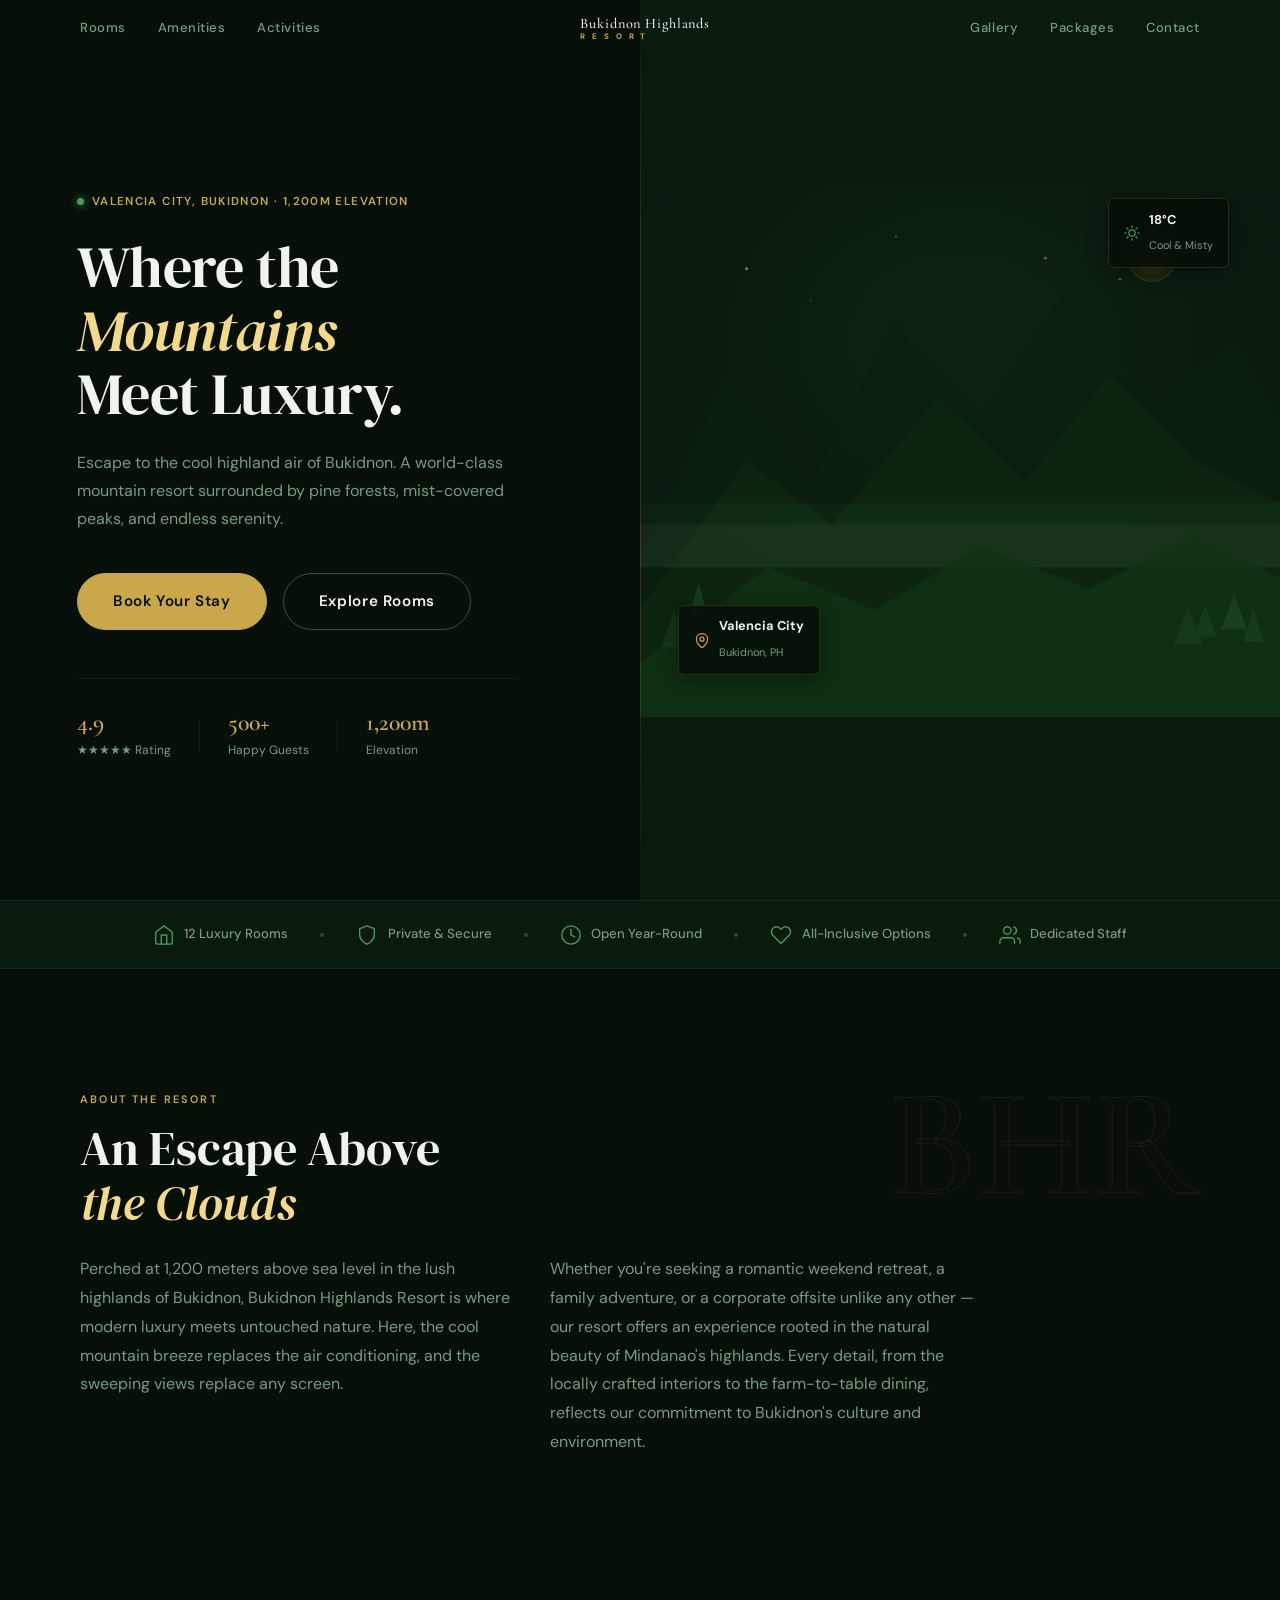
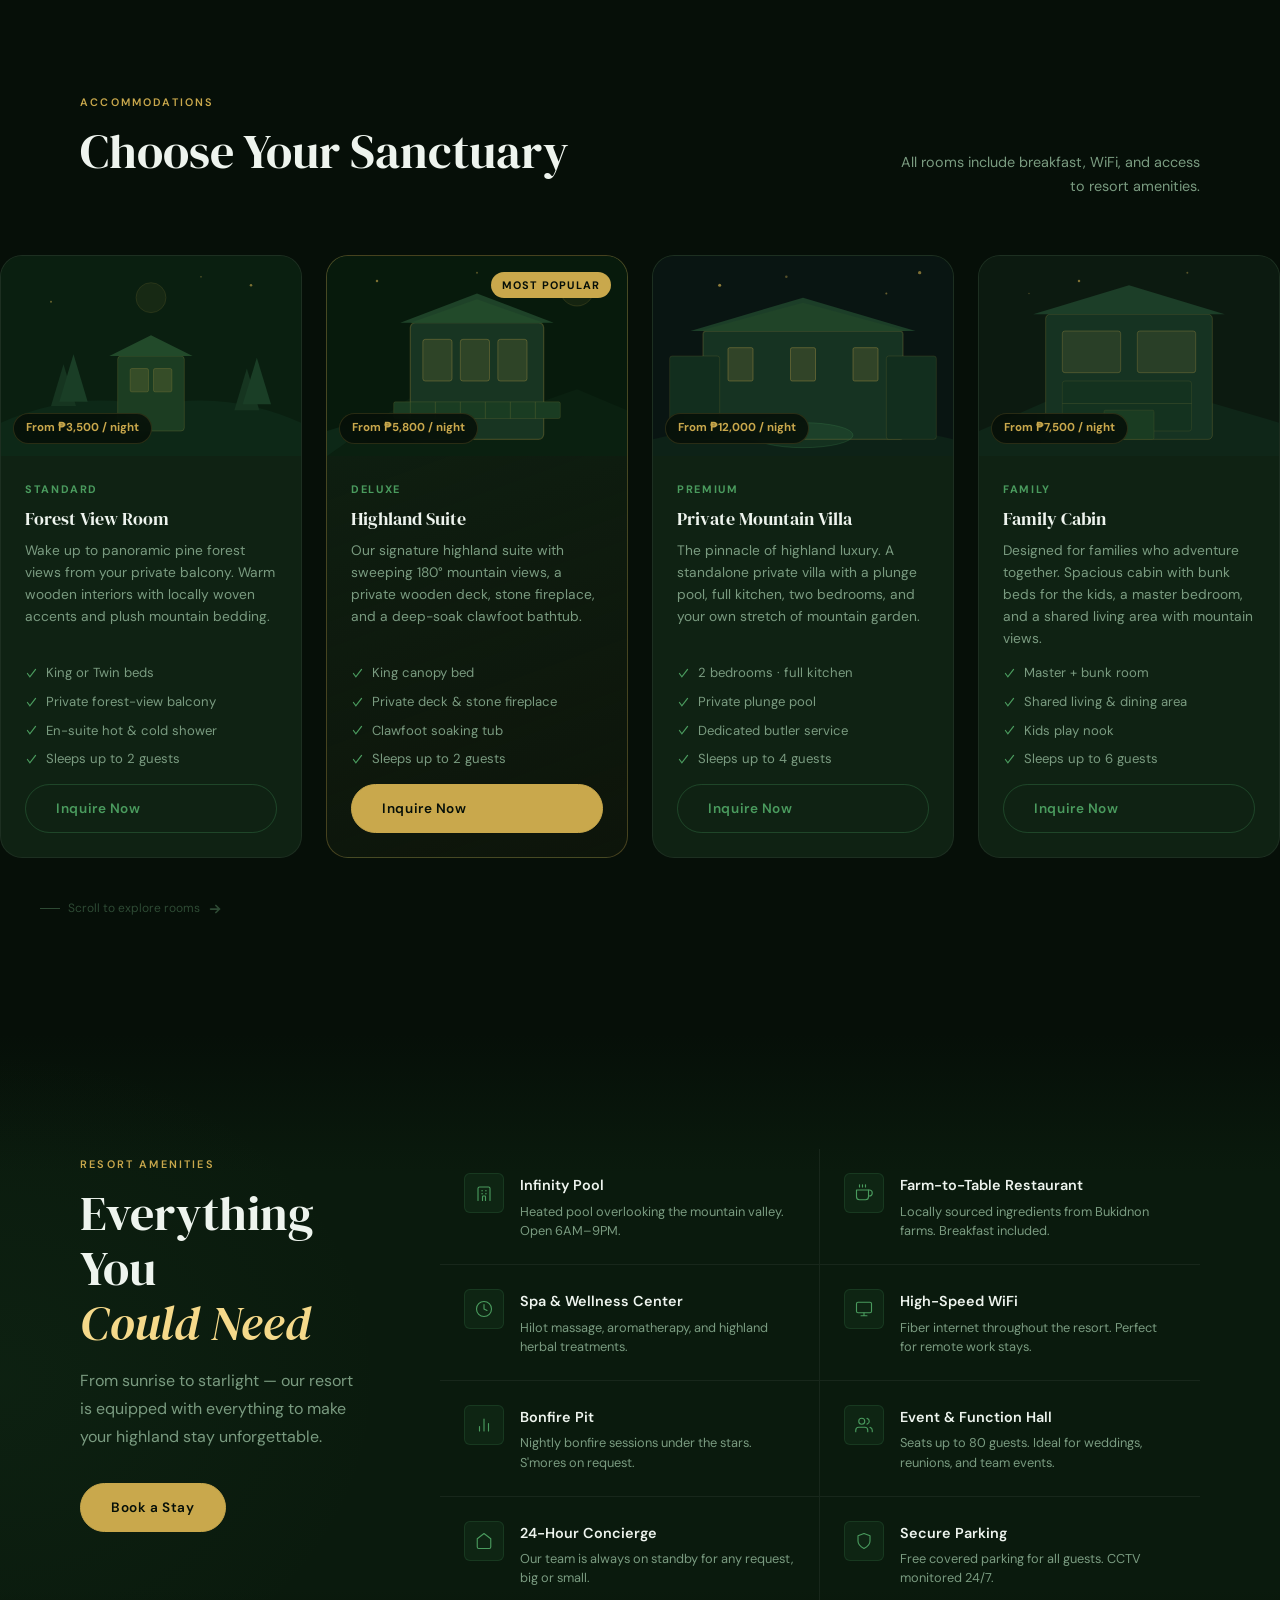
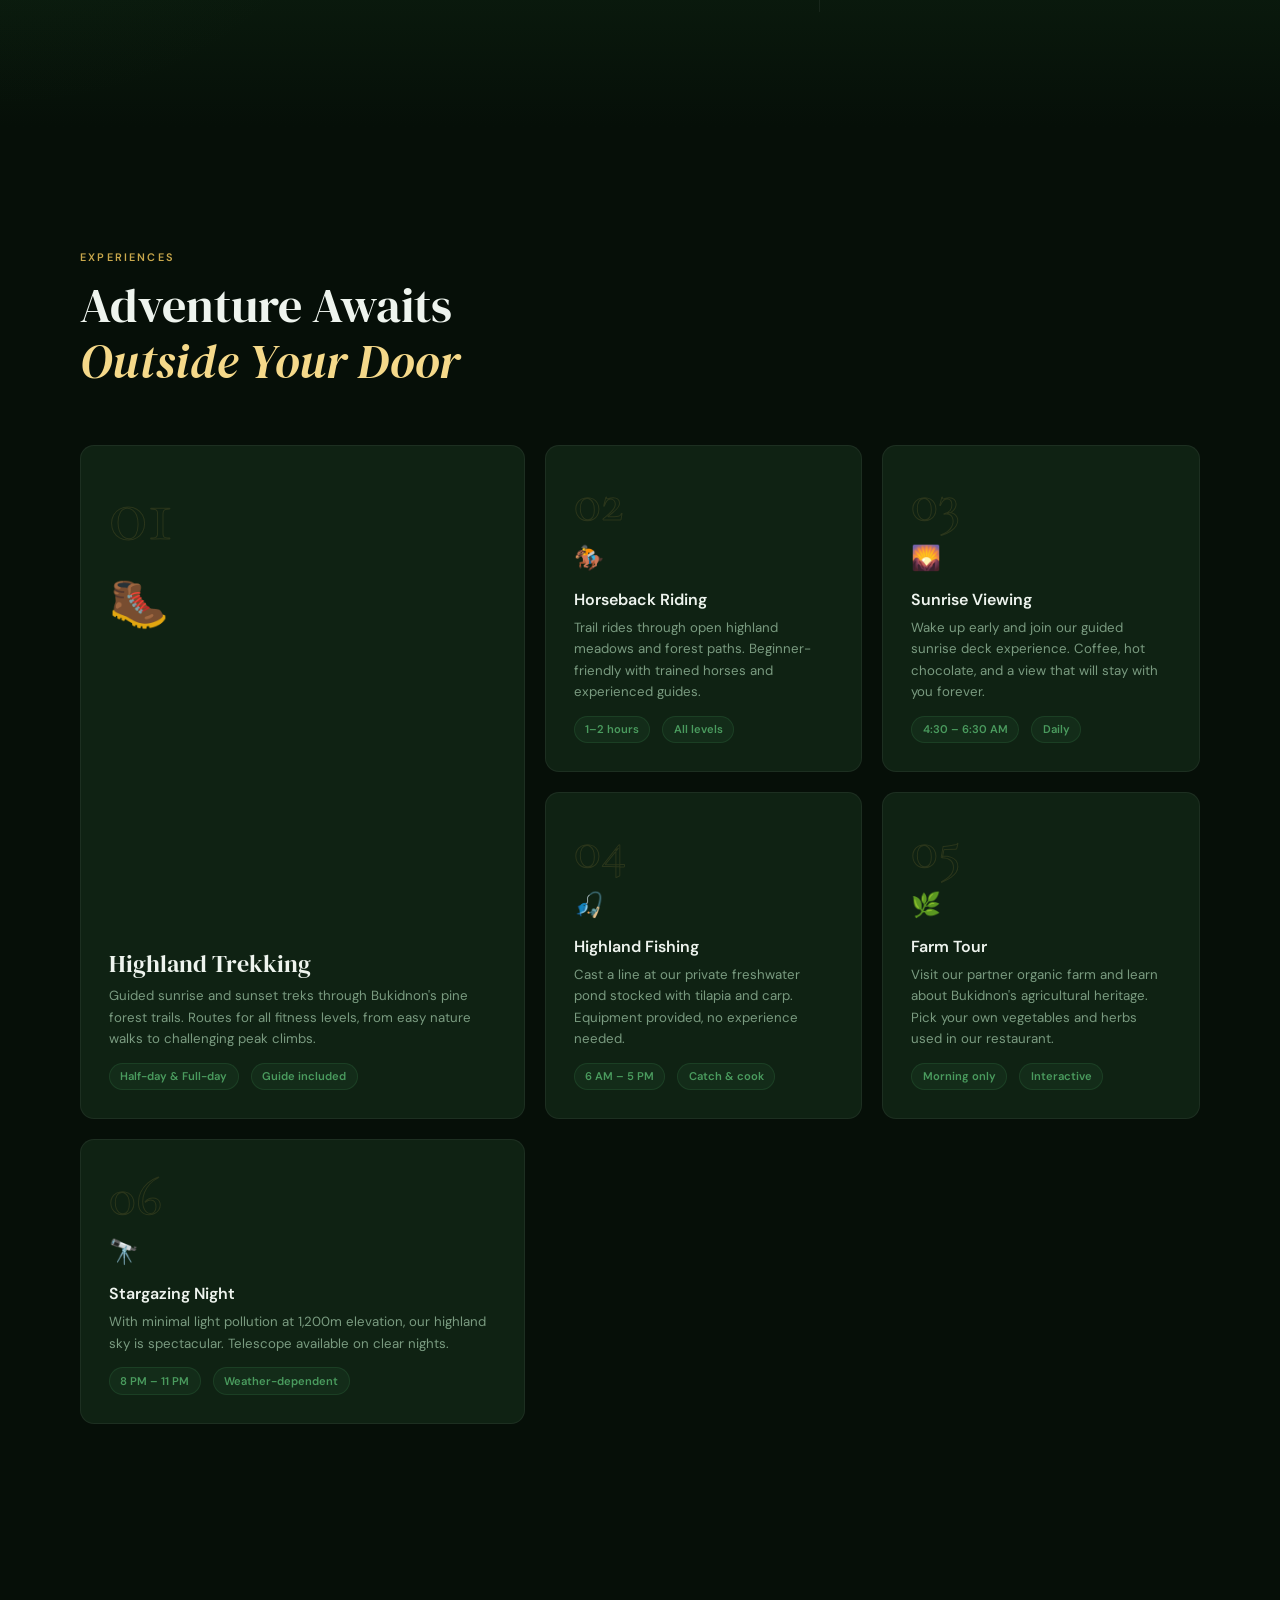
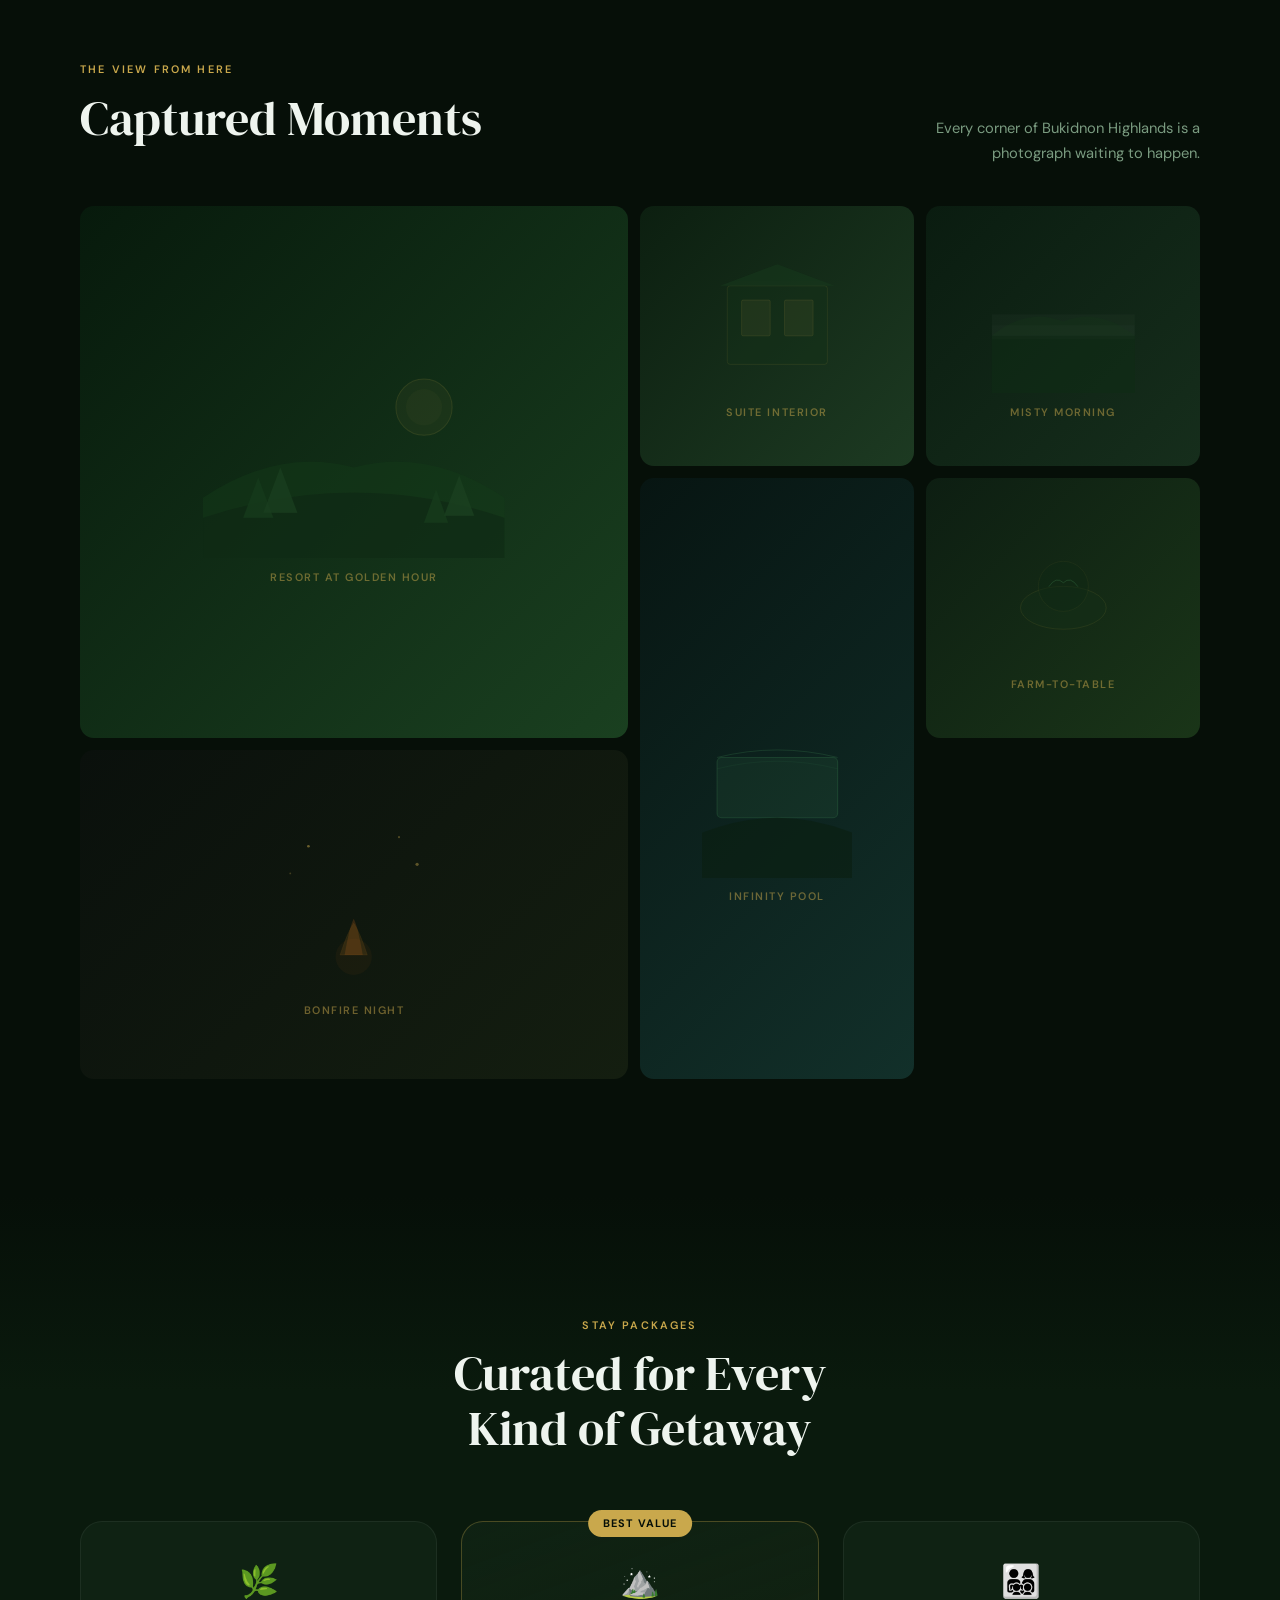
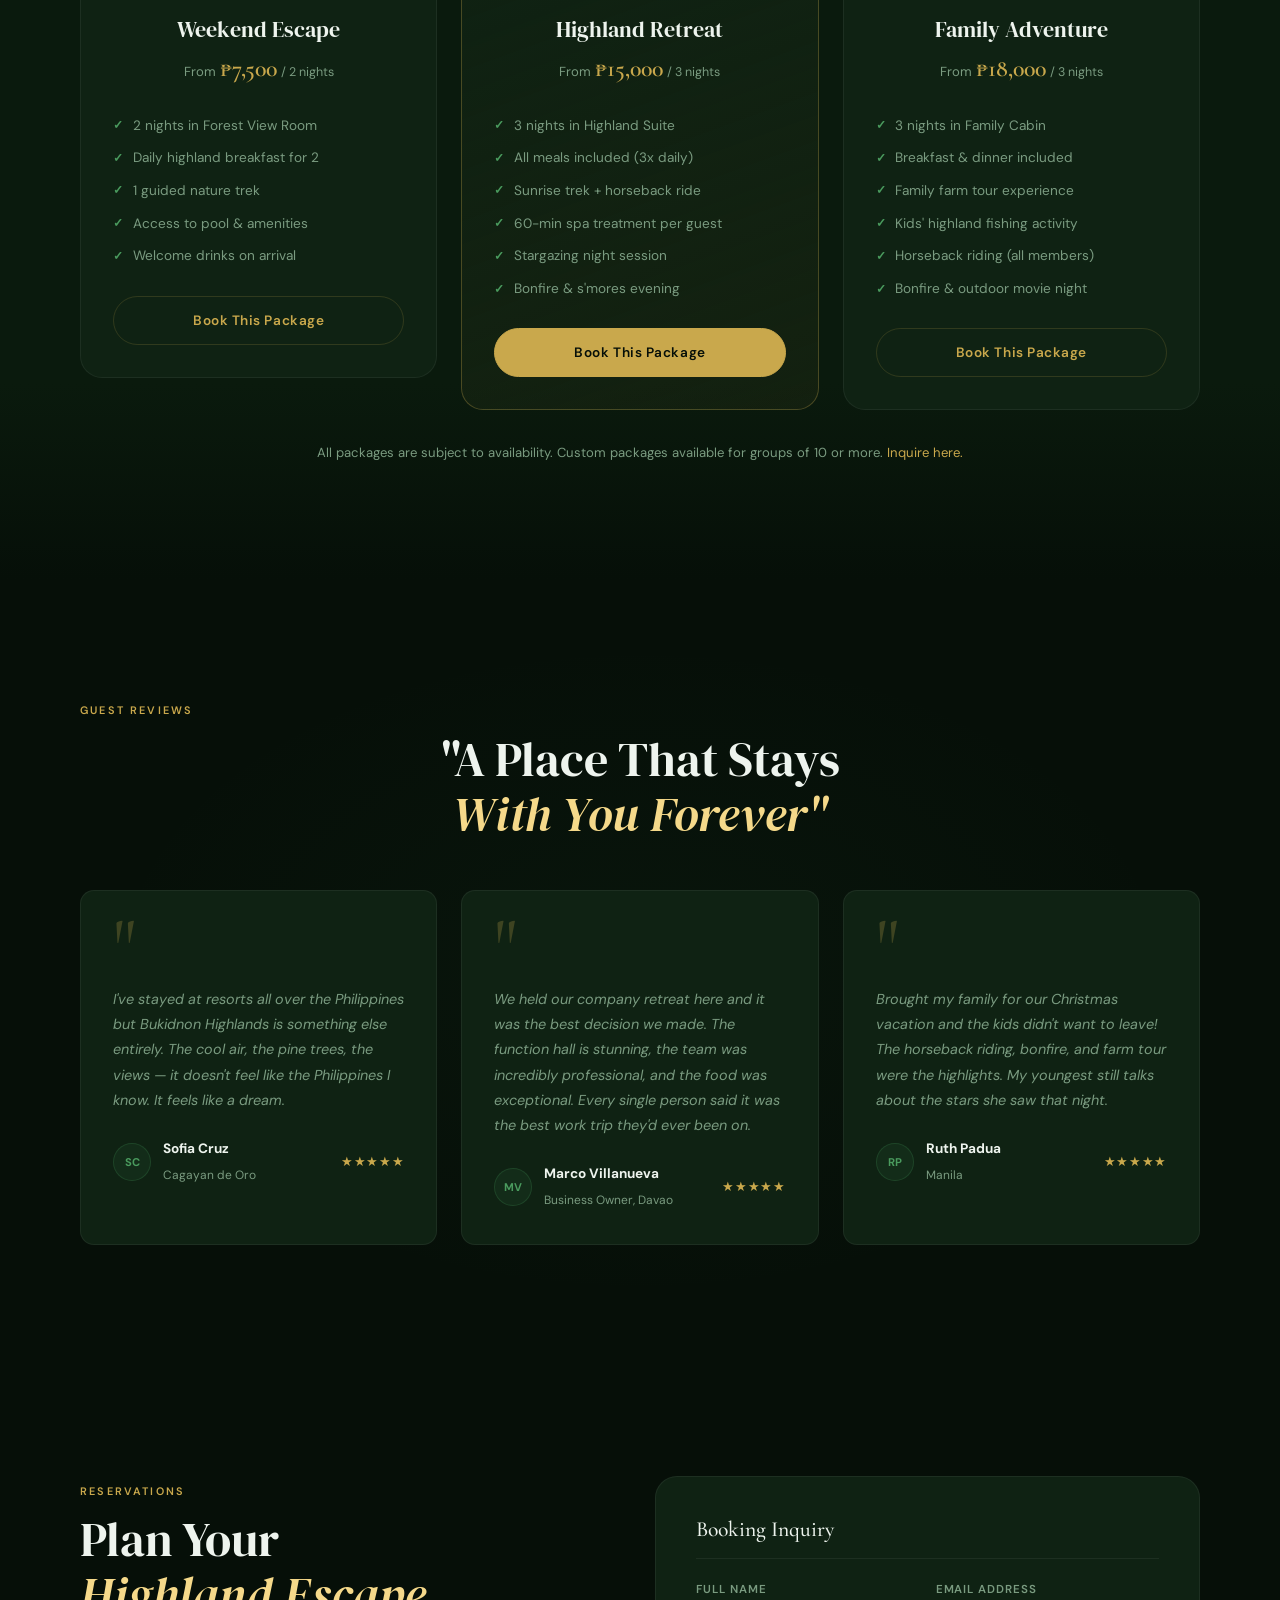
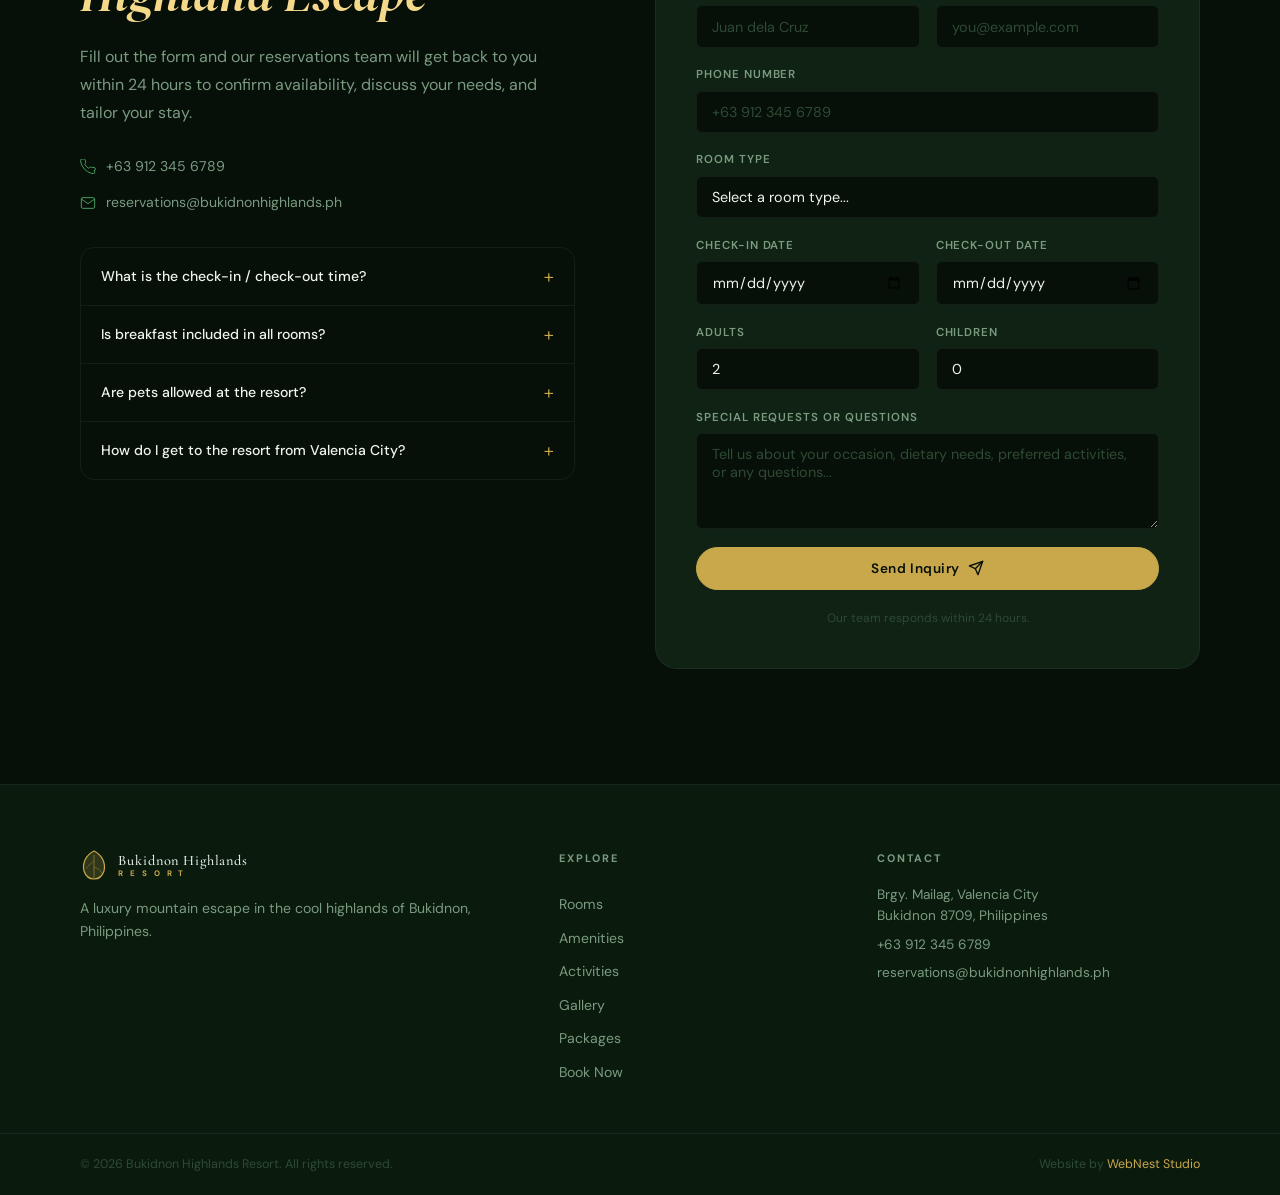
<file: portfolio/bukidnon-highlands-resort/index.html>
<!DOCTYPE html>
<html lang="en">
<head>
  <meta charset="UTF-8" />
  <meta name="viewport" content="width=device-width, initial-scale=1.0" />
  <meta name="description" content="Bukidnon Highlands Resort — A serene mountain escape nestled in the cool mist of Bukidnon's highlands. Luxury rooms, nature activities, and world-class amenities." />
  <title>Bukidnon Highlands Resort | Mountain Luxury · Bukidnon, Philippines</title>
  <link rel="icon" type="image/svg+xml" href="assets/favicon.svg" />
  <link rel="preconnect" href="https://fonts.googleapis.com" />
  <link rel="preconnect" href="https://fonts.gstatic.com" crossorigin />
  <link href="https://fonts.googleapis.com/css2?family=Cormorant+Garamond:ital,wght@0,400;0,500;0,600;1,400;1,500&family=DM+Sans:wght@300;400;500;600&family=DM+Serif+Display:ital@0;1&display=swap" rel="stylesheet" />
  <link rel="stylesheet" href="css/style.css" />
</head>
<body>

  <!-- ═══════════════════════ NAVBAR — CENTERED LOGO ════════════════════════ -->
  <header class="navbar" id="navbar">
    <div class="navbar__inner">
      <nav class="navbar__nav navbar__nav--left" aria-label="Left navigation">
        <a href="#rooms">Rooms</a>
        <a href="#amenities">Amenities</a>
        <a href="#activities">Activities</a>
      </nav>

      <a href="#home" class="navbar__logo">
        <svg class="logo-leaf" viewBox="0 0 28 32" fill="none" xmlns="http://www.w3.org/2000/svg">
          <path d="M14 2 C6 6 2 14 4 22 C6 28 10 30 14 30 C18 30 22 28 24 22 C26 14 22 6 14 2Z" fill="currentColor" opacity="0.2"/>
          <path d="M14 2 C6 6 2 14 4 22 C6 28 10 30 14 30 C18 30 22 28 24 22 C26 14 22 6 14 2Z" stroke="currentColor" stroke-width="1.2" fill="none"/>
          <line x1="14" y1="6" x2="14" y2="29" stroke="currentColor" stroke-width="0.8" opacity="0.6"/>
          <path d="M14 12 Q8 16 6 20" stroke="currentColor" stroke-width="0.7" opacity="0.5" fill="none"/>
          <path d="M14 18 Q20 20 22 24" stroke="currentColor" stroke-width="0.7" opacity="0.5" fill="none"/>
        </svg>
        <div class="logo-text">
          <span class="logo-name">Bukidnon Highlands</span>
          <span class="logo-sub">R E S O R T</span>
        </div>
      </a>

      <nav class="navbar__nav navbar__nav--right" aria-label="Right navigation">
        <a href="#gallery">Gallery</a>
        <a href="#packages">Packages</a>
        <a href="#contact">Contact</a>
      </nav>

      <a href="#booking" class="btn btn--primary navbar__cta-mobile">Book Now</a>
      <button class="navbar__toggle" id="navToggle" aria-label="Toggle navigation" aria-expanded="false">
        <span></span><span></span><span></span>
      </button>
    </div>

    <div class="navbar__nav navbar__nav--drawer" id="navMenu" aria-label="Mobile navigation">
      <a href="#rooms">Rooms</a>
      <a href="#amenities">Amenities</a>
      <a href="#activities">Activities</a>
      <a href="#gallery">Gallery</a>
      <a href="#packages">Packages</a>
      <a href="#contact">Contact</a>
      <a href="#booking" class="btn btn--primary" style="margin-top:1rem;">Book Now</a>
    </div>
  </header>

  <main>

    <!-- ═══════════════════════════ SPLIT HERO ════════════════════════════ -->
    <section class="hero" id="home">
      <div class="hero__left">
        <div class="hero__left-content">
          <div class="hero__label reveal">
            <span class="dot-pulse"></span>
            Valencia City, Bukidnon · 1,200m elevation
          </div>
          <h1 class="hero__title reveal reveal--d1">
            Where the<br />
            <em>Mountains</em><br />
            Meet Luxury.
          </h1>
          <p class="hero__sub reveal reveal--d2">
            Escape to the cool highland air of Bukidnon. A world-class mountain resort
            surrounded by pine forests, mist-covered peaks, and endless serenity.
          </p>
          <div class="hero__actions reveal reveal--d3">
            <a href="#booking" class="btn btn--gold btn--lg">Book Your Stay</a>
            <a href="#rooms" class="btn btn--ghost btn--lg">Explore Rooms</a>
          </div>
          <div class="hero__trust reveal reveal--d4">
            <div class="trust-item">
              <strong>4.9</strong>
              <span>★★★★★ Rating</span>
            </div>
            <div class="trust-sep"></div>
            <div class="trust-item">
              <strong>500+</strong>
              <span>Happy Guests</span>
            </div>
            <div class="trust-sep"></div>
            <div class="trust-item">
              <strong>1,200m</strong>
              <span>Elevation</span>
            </div>
          </div>
        </div>
      </div>

      <div class="hero__right">
        <div class="hero__visual">
          <!-- Mountain landscape illustration -->
          <div class="mountain-scene" aria-hidden="true">
            <svg class="mountain-svg" viewBox="0 0 600 500" fill="none" xmlns="http://www.w3.org/2000/svg">
              <!-- Sky layers -->
              <defs>
                <radialGradient id="skyGrad" cx="50%" cy="30%" r="70%">
                  <stop offset="0%" stop-color="#1A3D22" stop-opacity="0.3"/>
                  <stop offset="100%" stop-color="#060F08" stop-opacity="0"/>
                </radialGradient>
                <linearGradient id="mist" x1="0" y1="0" x2="0" y2="1">
                  <stop offset="0%" stop-color="#4A9B5E" stop-opacity="0.05"/>
                  <stop offset="100%" stop-color="#4A9B5E" stop-opacity="0"/>
                </linearGradient>
              </defs>
              <rect width="600" height="500" fill="url(#skyGrad)"/>
              <!-- Far mountains -->
              <path d="M0 350 L80 180 L160 280 L240 130 L320 220 L400 100 L480 200 L560 150 L600 220 L600 500 L0 500Z" fill="rgba(10,30,15,0.6)"/>
              <!-- Mid mountains -->
              <path d="M0 400 L100 260 L180 320 L280 200 L360 280 L440 180 L520 260 L600 300 L600 500 L0 500Z" fill="rgba(13,40,18,0.7)"/>
              <!-- Mist band -->
              <rect x="0" y="300" width="600" height="60" fill="rgba(74,155,94,0.06)"/>
              <rect x="0" y="320" width="600" height="40" fill="rgba(255,255,255,0.03)"/>
              <!-- Foreground hills -->
              <path d="M0 450 L120 360 L220 400 L320 340 L420 380 L520 330 L600 370 L600 500 L0 500Z" fill="rgba(15,50,20,0.8)"/>
              <!-- Pine trees left -->
              <g opacity="0.7">
                <polygon points="40,420 50,390 60,420" fill="#1A4022"/>
                <polygon points="45,410 55,375 65,410" fill="#1D4826"/>
                <polygon points="20,435 32,400 44,435" fill="#183B1E"/>
                <polygon points="70,428 82,395 94,428" fill="#1A4022"/>
              </g>
              <!-- Pine trees right -->
              <g opacity="0.7">
                <polygon points="520,425 530,395 540,425" fill="#1A4022"/>
                <polygon points="545,418 557,385 569,418" fill="#1D4826"/>
                <polygon points="500,432 514,398 528,432" fill="#183B1E"/>
                <polygon points="565,430 575,400 585,430" fill="#1A4022"/>
              </g>
              <!-- Stars / particles -->
              <circle cx="100" cy="80" r="1.5" fill="rgba(200,168,76,0.6)"/>
              <circle cx="240" cy="50" r="1" fill="rgba(200,168,76,0.4)"/>
              <circle cx="380" cy="70" r="1.5" fill="rgba(200,168,76,0.5)"/>
              <circle cx="500" cy="40" r="1" fill="rgba(200,168,76,0.4)"/>
              <circle cx="160" cy="110" r="0.8" fill="rgba(200,168,76,0.3)"/>
              <circle cx="450" cy="90" r="1.2" fill="rgba(200,168,76,0.5)"/>
              <!-- Moon -->
              <circle cx="480" cy="70" r="22" fill="rgba(200,168,76,0.08)" stroke="rgba(200,168,76,0.2)" stroke-width="1"/>
              <circle cx="480" cy="70" r="16" fill="rgba(200,168,76,0.06)"/>
            </svg>

            <div class="hero__card-float hero__card-float--1">
              <div class="float-card">
                <svg viewBox="0 0 20 20" fill="none" stroke="currentColor" stroke-width="1.5" stroke-linecap="round" width="16" height="16"><path d="M10 2C6 2 3 5 3 9c0 5.25 7 11 7 11s7-5.75 7-11c0-4-3-7-7-7z"/><circle cx="10" cy="9" r="2.5"/></svg>
                <div>
                  <strong>Valencia City</strong>
                  <span>Bukidnon, PH</span>
                </div>
              </div>
            </div>

            <div class="hero__card-float hero__card-float--2">
              <div class="float-card float-card--weather">
                <svg viewBox="0 0 20 20" fill="none" stroke="currentColor" stroke-width="1.5" stroke-linecap="round" width="16" height="16"><circle cx="10" cy="10" r="4"/><path d="M10 1v2M10 17v2M1 10h2M17 10h2M3.5 3.5l1.5 1.5M15 15l1.5 1.5M3.5 16.5l1.5-1.5M15 5l1.5-1.5"/></svg>
                <div>
                  <strong>18°C</strong>
                  <span>Cool &amp; Misty</span>
                </div>
              </div>
            </div>
          </div>
        </div>
      </div>
    </section>

    <!-- ═══════════════════════ INTRO STRIP ══════════════════════════════ -->
    <div class="intro-strip">
      <div class="intro-strip__inner">
        <div class="intro-strip__item reveal">
          <svg viewBox="0 0 24 24" fill="none" stroke="currentColor" stroke-width="1.5" stroke-linecap="round" stroke-linejoin="round" width="22" height="22"><path d="M3 9l9-7 9 7v11a2 2 0 01-2 2H5a2 2 0 01-2-2z"/><polyline points="9 22 9 12 15 12 15 22"/></svg>
          <span>12 Luxury Rooms</span>
        </div>
        <div class="intro-strip__dot" aria-hidden="true"></div>
        <div class="intro-strip__item reveal">
          <svg viewBox="0 0 24 24" fill="none" stroke="currentColor" stroke-width="1.5" stroke-linecap="round" stroke-linejoin="round" width="22" height="22"><path d="M12 22s8-4 8-10V5l-8-3-8 3v7c0 6 8 10 8 10z"/></svg>
          <span>Private &amp; Secure</span>
        </div>
        <div class="intro-strip__dot" aria-hidden="true"></div>
        <div class="intro-strip__item reveal">
          <svg viewBox="0 0 24 24" fill="none" stroke="currentColor" stroke-width="1.5" stroke-linecap="round" stroke-linejoin="round" width="22" height="22"><circle cx="12" cy="12" r="10"/><path d="M12 6v6l4 2"/></svg>
          <span>Open Year-Round</span>
        </div>
        <div class="intro-strip__dot" aria-hidden="true"></div>
        <div class="intro-strip__item reveal">
          <svg viewBox="0 0 24 24" fill="none" stroke="currentColor" stroke-width="1.5" stroke-linecap="round" stroke-linejoin="round" width="22" height="22"><path d="M20.84 4.61a5.5 5.5 0 00-7.78 0L12 5.67l-1.06-1.06a5.5 5.5 0 00-7.78 7.78l1.06 1.06L12 21.23l7.78-7.78 1.06-1.06a5.5 5.5 0 000-7.78z"/></svg>
          <span>All-Inclusive Options</span>
        </div>
        <div class="intro-strip__dot" aria-hidden="true"></div>
        <div class="intro-strip__item reveal">
          <svg viewBox="0 0 24 24" fill="none" stroke="currentColor" stroke-width="1.5" stroke-linecap="round" stroke-linejoin="round" width="22" height="22"><path d="M17 21v-2a4 4 0 00-4-4H5a4 4 0 00-4 4v2"/><circle cx="9" cy="7" r="4"/><path d="M23 21v-2a4 4 0 00-3-3.87M16 3.13a4 4 0 010 7.75"/></svg>
          <span>Dedicated Staff</span>
        </div>
      </div>
    </div>

    <!-- ═══════════════════════════ ABOUT ════════════════════════════════ -->
    <section class="section about" id="about">
      <div class="container">
        <div class="about__layout">
          <div class="about__large-num reveal" aria-hidden="true">BHR</div>
          <div class="about__content">
            <p class="eyebrow reveal">About the Resort</p>
            <h2 class="section__title reveal">An Escape Above<br /><em>the Clouds</em></h2>
            <div class="about__cols">
              <p class="reveal">
                Perched at 1,200 meters above sea level in the lush highlands of Bukidnon, Bukidnon Highlands Resort
                is where modern luxury meets untouched nature. Here, the cool mountain breeze replaces the air conditioning,
                and the sweeping views replace any screen.
              </p>
              <p class="reveal">
                Whether you're seeking a romantic weekend retreat, a family adventure, or a corporate offsite unlike any
                other — our resort offers an experience rooted in the natural beauty of Mindanao's highlands.
                Every detail, from the locally crafted interiors to the farm-to-table dining, reflects our commitment
                to Bukidnon's culture and environment.
              </p>
            </div>
          </div>
        </div>
      </div>
    </section>

    <!-- ═══════════════════════════ ROOMS ════════════════════════════════ -->
    <section class="section rooms" id="rooms">
      <div class="container rooms__header">
        <div>
          <p class="eyebrow reveal">Accommodations</p>
          <h2 class="section__title reveal">Choose Your Sanctuary</h2>
        </div>
        <p class="rooms__sub reveal">All rooms include breakfast, WiFi, and access to resort amenities.</p>
      </div>

      <div class="rooms__scroll-track" id="roomsTrack">

        <article class="room-card">
          <div class="room-card__visual room-card__visual--forest">
            <div class="room-scene room-scene--forest">
              <svg viewBox="0 0 360 240" fill="none" class="room-scene__svg">
                <rect width="360" height="240" fill="#0A1F10"/>
                <path d="M0 200 Q90 160 180 180 Q270 160 360 200 L360 240 L0 240Z" fill="#0D2817"/>
                <path d="M60 180 L75 130 L90 180Z" fill="#163520"/>
                <path d="M70 175 L87 118 L104 175Z" fill="#1A3E26"/>
                <path d="M280 185 L295 135 L310 185Z" fill="#163520"/>
                <path d="M290 178 L307 122 L324 178Z" fill="#1A3E26"/>
                <rect x="140" y="120" width="80" height="90" rx="4" fill="#1C3D22" stroke="rgba(200,168,76,0.2)" stroke-width="1"/>
                <rect x="155" y="135" width="22" height="28" rx="2" fill="rgba(200,168,76,0.15)" stroke="rgba(200,168,76,0.3)" stroke-width="0.8"/>
                <rect x="183" y="135" width="22" height="28" rx="2" fill="rgba(200,168,76,0.15)" stroke="rgba(200,168,76,0.3)" stroke-width="0.8"/>
                <path d="M130 120 L180 95 L230 120Z" fill="#224A2A"/>
                <circle cx="180" cy="50" r="18" fill="rgba(200,168,76,0.07)" stroke="rgba(200,168,76,0.18)" stroke-width="0.8"/>
                <circle cx="300" cy="35" r="1.5" fill="rgba(200,168,76,0.6)"/>
                <circle cx="60" cy="55" r="1.2" fill="rgba(200,168,76,0.5)"/>
                <circle cx="240" cy="25" r="1" fill="rgba(200,168,76,0.4)"/>
              </svg>
            </div>
            <div class="room-card__badge">From ₱3,500 / night</div>
          </div>
          <div class="room-card__body">
            <div class="room-card__type">Standard</div>
            <h3>Forest View Room</h3>
            <p>Wake up to panoramic pine forest views from your private balcony. Warm wooden interiors with locally woven accents and plush mountain bedding.</p>
            <ul class="room-card__features">
              <li>
                <svg viewBox="0 0 16 16" fill="none" stroke="currentColor" stroke-width="1.5" stroke-linecap="round" width="13" height="13"><polyline points="13 3 6 12 3 8"/></svg>
                King or Twin beds
              </li>
              <li>
                <svg viewBox="0 0 16 16" fill="none" stroke="currentColor" stroke-width="1.5" stroke-linecap="round" width="13" height="13"><polyline points="13 3 6 12 3 8"/></svg>
                Private forest-view balcony
              </li>
              <li>
                <svg viewBox="0 0 16 16" fill="none" stroke="currentColor" stroke-width="1.5" stroke-linecap="round" width="13" height="13"><polyline points="13 3 6 12 3 8"/></svg>
                En-suite hot &amp; cold shower
              </li>
              <li>
                <svg viewBox="0 0 16 16" fill="none" stroke="currentColor" stroke-width="1.5" stroke-linecap="round" width="13" height="13"><polyline points="13 3 6 12 3 8"/></svg>
                Sleeps up to 2 guests
              </li>
            </ul>
            <a href="#booking" class="btn btn--ghost-green">Inquire Now</a>
          </div>
        </article>

        <article class="room-card room-card--featured">
          <div class="room-card__featured-label">Most Popular</div>
          <div class="room-card__visual room-card__visual--highland">
            <div class="room-scene room-scene--highland">
              <svg viewBox="0 0 360 240" fill="none" class="room-scene__svg">
                <rect width="360" height="240" fill="#071A0C"/>
                <path d="M0 210 Q180 150 360 210 L360 240 L0 240Z" fill="#0D2817"/>
                <path d="M0 240 L100 170 L200 195 L300 160 L360 185 L360 240Z" fill="#0A2010"/>
                <rect x="100" y="80" width="160" height="140" rx="6" fill="#183522" stroke="rgba(200,168,76,0.25)" stroke-width="1.5"/>
                <rect x="115" y="100" width="35" height="50" rx="3" fill="rgba(200,168,76,0.12)" stroke="rgba(200,168,76,0.35)" stroke-width="1"/>
                <rect x="160" y="100" width="35" height="50" rx="3" fill="rgba(200,168,76,0.12)" stroke="rgba(200,168,76,0.35)" stroke-width="1"/>
                <rect x="205" y="100" width="35" height="50" rx="3" fill="rgba(200,168,76,0.12)" stroke="rgba(200,168,76,0.35)" stroke-width="1"/>
                <path d="M88 80 L180 45 L272 80Z" fill="#1E4228"/>
                <path d="M100 80 L180 52 L260 80Z" fill="#224A2A"/>
                <!-- Deck -->
                <rect x="80" y="175" width="200" height="20" rx="2" fill="#1A3C22" stroke="rgba(200,168,76,0.15)" stroke-width="1"/>
                <line x1="100" y1="175" x2="100" y2="195" stroke="rgba(200,168,76,0.2)" stroke-width="1"/>
                <line x1="130" y1="175" x2="130" y2="195" stroke="rgba(200,168,76,0.2)" stroke-width="1"/>
                <line x1="160" y1="175" x2="160" y2="195" stroke="rgba(200,168,76,0.2)" stroke-width="1"/>
                <line x1="190" y1="175" x2="190" y2="195" stroke="rgba(200,168,76,0.2)" stroke-width="1"/>
                <line x1="220" y1="175" x2="220" y2="195" stroke="rgba(200,168,76,0.2)" stroke-width="1"/>
                <line x1="250" y1="175" x2="250" y2="195" stroke="rgba(200,168,76,0.2)" stroke-width="1"/>
                <!-- Moon -->
                <circle cx="300" cy="40" r="20" fill="rgba(200,168,76,0.07)" stroke="rgba(200,168,76,0.2)" stroke-width="1"/>
                <circle cx="310" cy="35" r="3" fill="rgba(200,168,76,0.5)"/>
                <circle cx="60" cy="30" r="1.5" fill="rgba(200,168,76,0.6)"/>
                <circle cx="180" cy="20" r="1.2" fill="rgba(200,168,76,0.4)"/>
              </svg>
            </div>
            <div class="room-card__badge">From ₱5,800 / night</div>
          </div>
          <div class="room-card__body">
            <div class="room-card__type">Deluxe</div>
            <h3>Highland Suite</h3>
            <p>Our signature highland suite with sweeping 180° mountain views, a private wooden deck, stone fireplace, and a deep-soak clawfoot bathtub.</p>
            <ul class="room-card__features">
              <li>
                <svg viewBox="0 0 16 16" fill="none" stroke="currentColor" stroke-width="1.5" stroke-linecap="round" width="13" height="13"><polyline points="13 3 6 12 3 8"/></svg>
                King canopy bed
              </li>
              <li>
                <svg viewBox="0 0 16 16" fill="none" stroke="currentColor" stroke-width="1.5" stroke-linecap="round" width="13" height="13"><polyline points="13 3 6 12 3 8"/></svg>
                Private deck &amp; stone fireplace
              </li>
              <li>
                <svg viewBox="0 0 16 16" fill="none" stroke="currentColor" stroke-width="1.5" stroke-linecap="round" width="13" height="13"><polyline points="13 3 6 12 3 8"/></svg>
                Clawfoot soaking tub
              </li>
              <li>
                <svg viewBox="0 0 16 16" fill="none" stroke="currentColor" stroke-width="1.5" stroke-linecap="round" width="13" height="13"><polyline points="13 3 6 12 3 8"/></svg>
                Sleeps up to 2 guests
              </li>
            </ul>
            <a href="#booking" class="btn btn--gold">Inquire Now</a>
          </div>
        </article>

        <article class="room-card">
          <div class="room-card__visual room-card__visual--villa">
            <div class="room-scene room-scene--villa">
              <svg viewBox="0 0 360 240" fill="none" class="room-scene__svg">
                <rect width="360" height="240" fill="#091512"/>
                <path d="M0 220 Q180 175 360 220 L360 240 L0 240Z" fill="#0D2217"/>
                <!-- Main villa -->
                <rect x="60" y="90" width="240" height="130" rx="4" fill="#163322" stroke="rgba(200,168,76,0.2)" stroke-width="1.5"/>
                <!-- Left wing -->
                <rect x="20" y="120" width="60" height="100" rx="3" fill="#122E1E" stroke="rgba(200,168,76,0.15)" stroke-width="1"/>
                <!-- Right wing -->
                <rect x="280" y="120" width="60" height="100" rx="3" fill="#122E1E" stroke="rgba(200,168,76,0.15)" stroke-width="1"/>
                <!-- Windows main -->
                <rect x="90" y="110" width="30" height="40" rx="2" fill="rgba(200,168,76,0.15)" stroke="rgba(200,168,76,0.4)" stroke-width="1"/>
                <rect x="165" y="110" width="30" height="40" rx="2" fill="rgba(200,168,76,0.15)" stroke="rgba(200,168,76,0.4)" stroke-width="1"/>
                <rect x="240" y="110" width="30" height="40" rx="2" fill="rgba(200,168,76,0.15)" stroke="rgba(200,168,76,0.4)" stroke-width="1"/>
                <!-- Roof -->
                <path d="M45 90 L180 50 L315 90Z" fill="#1C3E28"/>
                <path d="M55 90 L180 56 L305 90Z" fill="#204428"/>
                <!-- Pool suggestion -->
                <ellipse cx="180" cy="215" rx="60" ry="15" fill="rgba(74,155,94,0.12)" stroke="rgba(74,155,94,0.25)" stroke-width="1"/>
                <circle cx="80" cy="35" r="1.8" fill="rgba(200,168,76,0.7)"/>
                <circle cx="280" cy="45" r="1.2" fill="rgba(200,168,76,0.5)"/>
                <circle cx="160" cy="25" r="1.5" fill="rgba(200,168,76,0.4)"/>
                <circle cx="320" cy="20" r="2" fill="rgba(200,168,76,0.6)"/>
              </svg>
            </div>
            <div class="room-card__badge">From ₱12,000 / night</div>
          </div>
          <div class="room-card__body">
            <div class="room-card__type">Premium</div>
            <h3>Private Mountain Villa</h3>
            <p>The pinnacle of highland luxury. A standalone private villa with a plunge pool, full kitchen, two bedrooms, and your own stretch of mountain garden.</p>
            <ul class="room-card__features">
              <li>
                <svg viewBox="0 0 16 16" fill="none" stroke="currentColor" stroke-width="1.5" stroke-linecap="round" width="13" height="13"><polyline points="13 3 6 12 3 8"/></svg>
                2 bedrooms · full kitchen
              </li>
              <li>
                <svg viewBox="0 0 16 16" fill="none" stroke="currentColor" stroke-width="1.5" stroke-linecap="round" width="13" height="13"><polyline points="13 3 6 12 3 8"/></svg>
                Private plunge pool
              </li>
              <li>
                <svg viewBox="0 0 16 16" fill="none" stroke="currentColor" stroke-width="1.5" stroke-linecap="round" width="13" height="13"><polyline points="13 3 6 12 3 8"/></svg>
                Dedicated butler service
              </li>
              <li>
                <svg viewBox="0 0 16 16" fill="none" stroke="currentColor" stroke-width="1.5" stroke-linecap="round" width="13" height="13"><polyline points="13 3 6 12 3 8"/></svg>
                Sleeps up to 4 guests
              </li>
            </ul>
            <a href="#booking" class="btn btn--ghost-green">Inquire Now</a>
          </div>
        </article>

        <article class="room-card">
          <div class="room-card__visual room-card__visual--family">
            <div class="room-scene room-scene--family">
              <svg viewBox="0 0 360 240" fill="none" class="room-scene__svg">
                <rect width="360" height="240" fill="#0C1A10"/>
                <path d="M0 210 L80 175 L160 195 L240 165 L360 200 L360 240 L0 240Z" fill="#0F2618"/>
                <rect x="80" y="70" width="200" height="150" rx="5" fill="#163322" stroke="rgba(200,168,76,0.2)" stroke-width="1.2"/>
                <rect x="100" y="90" width="70" height="50" rx="3" fill="rgba(200,168,76,0.1)" stroke="rgba(200,168,76,0.3)" stroke-width="1"/>
                <rect x="190" y="90" width="70" height="50" rx="3" fill="rgba(200,168,76,0.1)" stroke="rgba(200,168,76,0.3)" stroke-width="1"/>
                <!-- Bunk bed suggestion -->
                <rect x="100" y="150" width="155" height="60" rx="3" fill="rgba(20,50,30,0.8)" stroke="rgba(200,168,76,0.15)" stroke-width="0.8"/>
                <line x1="100" y1="177" x2="255" y2="177" stroke="rgba(200,168,76,0.2)" stroke-width="0.8"/>
                <path d="M65 70 L180 35 L295 70Z" fill="#1C3E28"/>
                <rect x="150" y="185" width="60" height="35" rx="2" fill="#1A3C22" stroke="rgba(200,168,76,0.15)" stroke-width="0.8"/>
                <circle cx="120" cy="30" r="1.5" fill="rgba(200,168,76,0.6)"/>
                <circle cx="250" cy="20" r="1.2" fill="rgba(200,168,76,0.4)"/>
                <circle cx="60" cy="45" r="1" fill="rgba(200,168,76,0.3)"/>
              </svg>
            </div>
            <div class="room-card__badge">From ₱7,500 / night</div>
          </div>
          <div class="room-card__body">
            <div class="room-card__type">Family</div>
            <h3>Family Cabin</h3>
            <p>Designed for families who adventure together. Spacious cabin with bunk beds for the kids, a master bedroom, and a shared living area with mountain views.</p>
            <ul class="room-card__features">
              <li>
                <svg viewBox="0 0 16 16" fill="none" stroke="currentColor" stroke-width="1.5" stroke-linecap="round" width="13" height="13"><polyline points="13 3 6 12 3 8"/></svg>
                Master + bunk room
              </li>
              <li>
                <svg viewBox="0 0 16 16" fill="none" stroke="currentColor" stroke-width="1.5" stroke-linecap="round" width="13" height="13"><polyline points="13 3 6 12 3 8"/></svg>
                Shared living &amp; dining area
              </li>
              <li>
                <svg viewBox="0 0 16 16" fill="none" stroke="currentColor" stroke-width="1.5" stroke-linecap="round" width="13" height="13"><polyline points="13 3 6 12 3 8"/></svg>
                Kids play nook
              </li>
              <li>
                <svg viewBox="0 0 16 16" fill="none" stroke="currentColor" stroke-width="1.5" stroke-linecap="round" width="13" height="13"><polyline points="13 3 6 12 3 8"/></svg>
                Sleeps up to 6 guests
              </li>
            </ul>
            <a href="#booking" class="btn btn--ghost-green">Inquire Now</a>
          </div>
        </article>

      </div>

      <div class="rooms__scroll-hint" aria-hidden="true">
        <span></span>
        <span>Scroll to explore rooms</span>
        <svg viewBox="0 0 16 16" fill="none" stroke="currentColor" stroke-width="2" stroke-linecap="round" width="14" height="14"><path d="M3 8h10M9 4l4 4-4 4"/></svg>
      </div>
    </section>

    <!-- ══════════════════════════ AMENITIES ══════════════════════════════ -->
    <section class="section amenities" id="amenities">
      <div class="amenities__bg" aria-hidden="true"></div>
      <div class="container">
        <div class="amenities__layout">
          <div class="amenities__text">
            <p class="eyebrow reveal">Resort Amenities</p>
            <h2 class="section__title reveal">Everything You<br /><em>Could Need</em></h2>
            <p class="amenities__sub reveal">
              From sunrise to starlight — our resort is equipped with everything
              to make your highland stay unforgettable.
            </p>
            <a href="#booking" class="btn btn--gold reveal">Book a Stay</a>
          </div>

          <div class="amenities__grid">
            <div class="amenity reveal">
              <div class="amenity__icon">
                <svg viewBox="0 0 24 24" fill="none" stroke="currentColor" stroke-width="1.5" stroke-linecap="round" stroke-linejoin="round"><path d="M4 22V6a2 2 0 012-2h12a2 2 0 012 2v16"/><path d="M10 22v-5a1 1 0 011-1h2a1 1 0 011 1v5"/><path d="M9 9h1M14 9h1M9 13h1M14 13h1"/></svg>
              </div>
              <div>
                <h4>Infinity Pool</h4>
                <p>Heated pool overlooking the mountain valley. Open 6AM–9PM.</p>
              </div>
            </div>

            <div class="amenity reveal">
              <div class="amenity__icon">
                <svg viewBox="0 0 24 24" fill="none" stroke="currentColor" stroke-width="1.5" stroke-linecap="round" stroke-linejoin="round"><path d="M18 8h1a4 4 0 010 8h-1"/><path d="M2 8h16v9a4 4 0 01-4 4H6a4 4 0 01-4-4V8z"/><line x1="6" y1="1" x2="6" y2="4"/><line x1="10" y1="1" x2="10" y2="4"/><line x1="14" y1="1" x2="14" y2="4"/></svg>
              </div>
              <div>
                <h4>Farm-to-Table Restaurant</h4>
                <p>Locally sourced ingredients from Bukidnon farms. Breakfast included.</p>
              </div>
            </div>

            <div class="amenity reveal">
              <div class="amenity__icon">
                <svg viewBox="0 0 24 24" fill="none" stroke="currentColor" stroke-width="1.5" stroke-linecap="round" stroke-linejoin="round"><path d="M12 2a10 10 0 100 20 10 10 0 000-20z"/><path d="M12 6v6l4 2"/></svg>
              </div>
              <div>
                <h4>Spa &amp; Wellness Center</h4>
                <p>Hilot massage, aromatherapy, and highland herbal treatments.</p>
              </div>
            </div>

            <div class="amenity reveal">
              <div class="amenity__icon">
                <svg viewBox="0 0 24 24" fill="none" stroke="currentColor" stroke-width="1.5" stroke-linecap="round" stroke-linejoin="round"><rect x="2" y="3" width="20" height="14" rx="2"/><path d="M8 21h8M12 17v4"/></svg>
              </div>
              <div>
                <h4>High-Speed WiFi</h4>
                <p>Fiber internet throughout the resort. Perfect for remote work stays.</p>
              </div>
            </div>

            <div class="amenity reveal">
              <div class="amenity__icon">
                <svg viewBox="0 0 24 24" fill="none" stroke="currentColor" stroke-width="1.5" stroke-linecap="round" stroke-linejoin="round"><path d="M18 20V10M12 20V4M6 20v-6"/></svg>
              </div>
              <div>
                <h4>Bonfire Pit</h4>
                <p>Nightly bonfire sessions under the stars. S'mores on request.</p>
              </div>
            </div>

            <div class="amenity reveal">
              <div class="amenity__icon">
                <svg viewBox="0 0 24 24" fill="none" stroke="currentColor" stroke-width="1.5" stroke-linecap="round" stroke-linejoin="round"><path d="M17 21v-2a4 4 0 00-4-4H5a4 4 0 00-4 4v2"/><circle cx="9" cy="7" r="4"/><path d="M23 21v-2a4 4 0 00-3-3.87M16 3.13a4 4 0 010 7.75"/></svg>
              </div>
              <div>
                <h4>Event &amp; Function Hall</h4>
                <p>Seats up to 80 guests. Ideal for weddings, reunions, and team events.</p>
              </div>
            </div>

            <div class="amenity reveal">
              <div class="amenity__icon">
                <svg viewBox="0 0 24 24" fill="none" stroke="currentColor" stroke-width="1.5" stroke-linecap="round" stroke-linejoin="round"><path d="M3 9l9-7 9 7v11a2 2 0 01-2 2H5a2 2 0 01-2-2z"/></svg>
              </div>
              <div>
                <h4>24-Hour Concierge</h4>
                <p>Our team is always on standby for any request, big or small.</p>
              </div>
            </div>

            <div class="amenity reveal">
              <div class="amenity__icon">
                <svg viewBox="0 0 24 24" fill="none" stroke="currentColor" stroke-width="1.5" stroke-linecap="round" stroke-linejoin="round"><path d="M12 22s8-4 8-10V5l-8-3-8 3v7c0 6 8 10 8 10z"/></svg>
              </div>
              <div>
                <h4>Secure Parking</h4>
                <p>Free covered parking for all guests. CCTV monitored 24/7.</p>
              </div>
            </div>
          </div>
        </div>
      </div>
    </section>

    <!-- ══════════════════════════ ACTIVITIES ════════════════════════════ -->
    <section class="section activities" id="activities">
      <div class="container">
        <div class="section__header-left">
          <p class="eyebrow reveal">Experiences</p>
          <h2 class="section__title reveal">Adventure Awaits<br /><em>Outside Your Door</em></h2>
        </div>
        <div class="activities__grid">
          <div class="activity-card activity-card--large reveal">
            <div class="activity-card__num">01</div>
            <div class="activity-card__icon">🥾</div>
            <h3>Highland Trekking</h3>
            <p>Guided sunrise and sunset treks through Bukidnon's pine forest trails. Routes for all fitness levels, from easy nature walks to challenging peak climbs.</p>
            <div class="activity-card__meta">
              <span>Half-day &amp; Full-day</span>
              <span>Guide included</span>
            </div>
          </div>

          <div class="activity-card reveal">
            <div class="activity-card__num">02</div>
            <div class="activity-card__icon">🏇</div>
            <h3>Horseback Riding</h3>
            <p>Trail rides through open highland meadows and forest paths. Beginner-friendly with trained horses and experienced guides.</p>
            <div class="activity-card__meta">
              <span>1–2 hours</span>
              <span>All levels</span>
            </div>
          </div>

          <div class="activity-card reveal">
            <div class="activity-card__num">03</div>
            <div class="activity-card__icon">🌄</div>
            <h3>Sunrise Viewing</h3>
            <p>Wake up early and join our guided sunrise deck experience. Coffee, hot chocolate, and a view that will stay with you forever.</p>
            <div class="activity-card__meta">
              <span>4:30 – 6:30 AM</span>
              <span>Daily</span>
            </div>
          </div>

          <div class="activity-card reveal">
            <div class="activity-card__num">04</div>
            <div class="activity-card__icon">🎣</div>
            <h3>Highland Fishing</h3>
            <p>Cast a line at our private freshwater pond stocked with tilapia and carp. Equipment provided, no experience needed.</p>
            <div class="activity-card__meta">
              <span>6 AM – 5 PM</span>
              <span>Catch &amp; cook</span>
            </div>
          </div>

          <div class="activity-card reveal">
            <div class="activity-card__num">05</div>
            <div class="activity-card__icon">🌿</div>
            <h3>Farm Tour</h3>
            <p>Visit our partner organic farm and learn about Bukidnon's agricultural heritage. Pick your own vegetables and herbs used in our restaurant.</p>
            <div class="activity-card__meta">
              <span>Morning only</span>
              <span>Interactive</span>
            </div>
          </div>

          <div class="activity-card reveal">
            <div class="activity-card__num">06</div>
            <div class="activity-card__icon">🔭</div>
            <h3>Stargazing Night</h3>
            <p>With minimal light pollution at 1,200m elevation, our highland sky is spectacular. Telescope available on clear nights.</p>
            <div class="activity-card__meta">
              <span>8 PM – 11 PM</span>
              <span>Weather-dependent</span>
            </div>
          </div>
        </div>
      </div>
    </section>

    <!-- ═══════════════════════════ GALLERY ══════════════════════════════ -->
    <section class="section gallery" id="gallery">
      <div class="container">
        <div class="section__header-split reveal">
          <div>
            <p class="eyebrow">The View From Here</p>
            <h2 class="section__title">Captured Moments</h2>
          </div>
          <p class="gallery__sub">Every corner of Bukidnon Highlands is a photograph waiting to happen.</p>
        </div>
      </div>

      <div class="gallery__mosaic">
        <div class="mosaic-item mosaic-item--hero" data-caption="The Highlands at golden hour" data-index="0">
          <div class="mosaic-placeholder mp--1">
            <div class="mp__inner">
              <svg viewBox="0 0 300 200" fill="none"><path d="M0 140 Q75 90 150 110 Q225 90 300 140 L300 200 L0 200Z" fill="rgba(20,60,25,0.6)"/><path d="M0 160 Q150 110 300 160 L300 200 L0 200Z" fill="rgba(15,40,20,0.8)"/><circle cx="220" cy="50" r="28" fill="rgba(200,168,76,0.08)" stroke="rgba(200,168,76,0.2)" stroke-width="1"/><circle cx="220" cy="50" r="18" fill="rgba(200,168,76,0.05)"/><polygon points="40,160 55,120 70,160" fill="rgba(25,65,30,0.8)"/><polygon points="60,155 77,110 94,155" fill="rgba(30,70,35,0.8)"/><polygon points="220,165 232,132 244,165" fill="rgba(25,65,30,0.8)"/><polygon points="240,158 255,118 270,158" fill="rgba(30,70,35,0.8)"/></svg>
              <span>Resort at Golden Hour</span>
            </div>
          </div>
          <div class="mosaic-overlay"><p>The Highlands at golden hour</p></div>
        </div>

        <div class="mosaic-item" data-caption="Highland Suite interior" data-index="1">
          <div class="mosaic-placeholder mp--2">
            <div class="mp__inner">
              <svg viewBox="0 0 200 200" fill="none"><rect x="30" y="50" width="140" height="110" rx="4" fill="rgba(20,50,25,0.5)" stroke="rgba(200,168,76,0.2)" stroke-width="1"/><rect x="50" y="70" width="40" height="50" rx="2" fill="rgba(200,168,76,0.1)" stroke="rgba(200,168,76,0.3)" stroke-width="0.8"/><rect x="110" y="70" width="40" height="50" rx="2" fill="rgba(200,168,76,0.1)" stroke="rgba(200,168,76,0.3)" stroke-width="0.8"/><path d="M20 50 L100 20 L180 50Z" fill="rgba(25,60,30,0.7)"/></svg>
              <span>Suite Interior</span>
            </div>
          </div>
          <div class="mosaic-overlay"><p>Highland Suite interior</p></div>
        </div>

        <div class="mosaic-item" data-caption="Misty morning view from the deck" data-index="2">
          <div class="mosaic-placeholder mp--3">
            <div class="mp__inner">
              <svg viewBox="0 0 200 200" fill="none"><path d="M0 120 Q50 80 100 100 Q150 80 200 120 L200 200 L0 200Z" fill="rgba(15,45,20,0.7)"/><rect x="0" y="90" width="200" height="30" fill="rgba(200,220,200,0.04)"/><rect x="0" y="105" width="200" height="20" fill="rgba(255,255,255,0.02)"/></svg>
              <span>Misty Morning</span>
            </div>
          </div>
          <div class="mosaic-overlay"><p>Misty morning from the deck</p></div>
        </div>

        <div class="mosaic-item mosaic-item--tall" data-caption="Infinity pool at dusk" data-index="3">
          <div class="mosaic-placeholder mp--4">
            <div class="mp__inner">
              <svg viewBox="0 0 200 300" fill="none"><rect x="20" y="140" width="160" height="80" rx="6" fill="rgba(74,155,94,0.15)" stroke="rgba(74,155,94,0.3)" stroke-width="1.5"/><path d="M20 140 Q100 120 180 140" stroke="rgba(74,155,94,0.4)" stroke-width="1" fill="none"/><path d="M20 155 Q100 135 180 155" stroke="rgba(74,155,94,0.2)" stroke-width="0.8" fill="none"/><path d="M0 240 Q100 200 200 240 L200 300 L0 300Z" fill="rgba(10,30,15,0.8)"/></svg>
              <span>Infinity Pool</span>
            </div>
          </div>
          <div class="mosaic-overlay"><p>Infinity pool at dusk</p></div>
        </div>

        <div class="mosaic-item" data-caption="Farm-to-table dining experience" data-index="4">
          <div class="mosaic-placeholder mp--5">
            <div class="mp__inner">
              <svg viewBox="0 0 200 200" fill="none"><ellipse cx="100" cy="120" rx="60" ry="30" fill="rgba(20,50,25,0.4)" stroke="rgba(200,168,76,0.2)" stroke-width="1"/><circle cx="100" cy="90" r="35" fill="rgba(15,40,20,0.5)" stroke="rgba(200,168,76,0.15)" stroke-width="0.8"/><path d="M80 90 Q90 75 100 85 Q110 75 120 90" stroke="rgba(74,155,94,0.5)" stroke-width="1" fill="none" stroke-linecap="round"/></svg>
              <span>Farm-to-Table</span>
            </div>
          </div>
          <div class="mosaic-overlay"><p>Farm-to-table dining</p></div>
        </div>

        <div class="mosaic-item" data-caption="Bonfire night under the stars" data-index="5">
          <div class="mosaic-placeholder mp--6">
            <div class="mp__inner">
              <svg viewBox="0 0 200 200" fill="none"><path d="M90 160 Q95 130 100 120 Q105 130 110 160Z" fill="rgba(200,100,30,0.3)"/><path d="M85 160 Q93 135 100 125 Q107 135 115 160Z" fill="rgba(200,130,30,0.2)" stroke="rgba(200,130,30,0.3)" stroke-width="0.5"/><circle cx="100" cy="162" r="20" fill="rgba(200,100,30,0.08)"/><circle cx="50" cy="40" r="1.5" fill="rgba(200,168,76,0.7)"/><circle cx="150" cy="30" r="1.2" fill="rgba(200,168,76,0.5)"/><circle cx="30" cy="70" r="1" fill="rgba(200,168,76,0.4)"/><circle cx="170" cy="60" r="1.8" fill="rgba(200,168,76,0.6)"/></svg>
              <span>Bonfire Night</span>
            </div>
          </div>
          <div class="mosaic-overlay"><p>Bonfire under the stars</p></div>
        </div>
      </div>
    </section>

    <!-- ═════════════════════════ PACKAGES ═══════════════════════════════ -->
    <section class="section packages" id="packages">
      <div class="container">
        <div class="section__header">
          <p class="eyebrow reveal">Stay Packages</p>
          <h2 class="section__title reveal">Curated for Every<br />Kind of Getaway</h2>
        </div>

        <div class="packages__grid">

          <div class="package-card reveal">
            <div class="package-card__header">
              <span class="package-card__icon">🌿</span>
              <h3>Weekend Escape</h3>
              <div class="package-card__price">From <strong>₱7,500</strong> <span>/ 2 nights</span></div>
            </div>
            <ul class="package-card__list">
              <li>2 nights in Forest View Room</li>
              <li>Daily highland breakfast for 2</li>
              <li>1 guided nature trek</li>
              <li>Access to pool &amp; amenities</li>
              <li>Welcome drinks on arrival</li>
            </ul>
            <a href="#booking" class="btn btn--outline-gold btn--full">Book This Package</a>
          </div>

          <div class="package-card package-card--featured reveal">
            <div class="package-card__recommended">Best Value</div>
            <div class="package-card__header">
              <span class="package-card__icon">⛰️</span>
              <h3>Highland Retreat</h3>
              <div class="package-card__price">From <strong>₱15,000</strong> <span>/ 3 nights</span></div>
            </div>
            <ul class="package-card__list">
              <li>3 nights in Highland Suite</li>
              <li>All meals included (3x daily)</li>
              <li>Sunrise trek + horseback ride</li>
              <li>60-min spa treatment per guest</li>
              <li>Stargazing night session</li>
              <li>Bonfire &amp; s'mores evening</li>
            </ul>
            <a href="#booking" class="btn btn--gold btn--full">Book This Package</a>
          </div>

          <div class="package-card reveal">
            <div class="package-card__header">
              <span class="package-card__icon">👨‍👩‍👧‍👦</span>
              <h3>Family Adventure</h3>
              <div class="package-card__price">From <strong>₱18,000</strong> <span>/ 3 nights</span></div>
            </div>
            <ul class="package-card__list">
              <li>3 nights in Family Cabin</li>
              <li>Breakfast &amp; dinner included</li>
              <li>Family farm tour experience</li>
              <li>Kids' highland fishing activity</li>
              <li>Horseback riding (all members)</li>
              <li>Bonfire &amp; outdoor movie night</li>
            </ul>
            <a href="#booking" class="btn btn--outline-gold btn--full">Book This Package</a>
          </div>

        </div>
        <p class="packages__note reveal">All packages are subject to availability. Custom packages available for groups of 10 or more. <a href="#booking" class="text-link">Inquire here.</a></p>
      </div>
    </section>

    <!-- ════════════════════ TESTIMONIALS ════════════════════════════════ -->
    <section class="section testimonials">
      <div class="testimonials__bg" aria-hidden="true"></div>
      <div class="container">
        <p class="eyebrow text-center reveal">Guest Reviews</p>
        <h2 class="section__title text-center reveal">"A Place That Stays<br /><em>With You Forever"</em></h2>
        <div class="testimonials__grid">

          <div class="tcard reveal">
            <div class="tcard__quote">"</div>
            <p>I've stayed at resorts all over the Philippines but Bukidnon Highlands is something else entirely. The cool air, the pine trees, the views — it doesn't feel like the Philippines I know. It feels like a dream.</p>
            <div class="tcard__author">
              <div class="tcard__avatar">SC</div>
              <div>
                <strong>Sofia Cruz</strong>
                <span>Cagayan de Oro</span>
              </div>
              <div class="tcard__stars">★★★★★</div>
            </div>
          </div>

          <div class="tcard reveal">
            <div class="tcard__quote">"</div>
            <p>We held our company retreat here and it was the best decision we made. The function hall is stunning, the team was incredibly professional, and the food was exceptional. Every single person said it was the best work trip they'd ever been on.</p>
            <div class="tcard__author">
              <div class="tcard__avatar">MV</div>
              <div>
                <strong>Marco Villanueva</strong>
                <span>Business Owner, Davao</span>
              </div>
              <div class="tcard__stars">★★★★★</div>
            </div>
          </div>

          <div class="tcard reveal">
            <div class="tcard__quote">"</div>
            <p>Brought my family for our Christmas vacation and the kids didn't want to leave! The horseback riding, bonfire, and farm tour were the highlights. My youngest still talks about the stars she saw that night.</p>
            <div class="tcard__author">
              <div class="tcard__avatar">RP</div>
              <div>
                <strong>Ruth Padua</strong>
                <span>Manila</span>
              </div>
              <div class="tcard__stars">★★★★★</div>
            </div>
          </div>

        </div>
      </div>
    </section>

    <!-- ═══════════════════════ BOOKING INQUIRY ══════════════════════════ -->
    <section class="section booking" id="booking">
      <div class="container booking__layout">

        <div class="booking__info">
          <p class="eyebrow reveal">Reservations</p>
          <h2 class="section__title reveal">Plan Your<br /><em>Highland Escape</em></h2>
          <p class="booking__body reveal">
            Fill out the form and our reservations team will get back to you within 24 hours
            to confirm availability, discuss your needs, and tailor your stay.
          </p>
          <div class="booking__contact reveal">
            <a href="tel:+639123456789" class="booking__contact-item">
              <svg viewBox="0 0 24 24" fill="none" stroke="currentColor" stroke-width="1.5" stroke-linecap="round" stroke-linejoin="round" width="16" height="16"><path d="M22 16.92v3a2 2 0 01-2.18 2 19.79 19.79 0 01-8.63-3.07A19.5 19.5 0 013.07 9.81 19.79 19.79 0 01.84 2a2 2 0 012-2h3a2 2 0 012 1.72 12.84 12.84 0 00.7 2.81 2 2 0 01-.45 2.11L7.09 7.91a16 16 0 006 6l1.27-1.27a2 2 0 012.11-.45 12.84 12.84 0 002.81.7A2 2 0 0122 16.92z"/></svg>
              +63 912 345 6789
            </a>
            <a href="mailto:reservations@bukidnonhighlands.ph" class="booking__contact-item">
              <svg viewBox="0 0 24 24" fill="none" stroke="currentColor" stroke-width="1.5" stroke-linecap="round" stroke-linejoin="round" width="16" height="16"><path d="M4 4h16c1.1 0 2 .9 2 2v12c0 1.1-.9 2-2 2H4c-1.1 0-2-.9-2-2V6c0-1.1.9-2 2-2z"/><polyline points="22,6 12,13 2,6"/></svg>
              reservations@bukidnonhighlands.ph
            </a>
          </div>
          <div class="booking__faq reveal">
            <div class="faq-item" data-open="false">
              <button class="faq-item__q">What is the check-in / check-out time?</button>
              <div class="faq-item__a">Check-in is at 2:00 PM and check-out is at 12:00 NN. Early check-in and late check-out are available upon request, subject to availability.</div>
            </div>
            <div class="faq-item" data-open="false">
              <button class="faq-item__q">Is breakfast included in all rooms?</button>
              <div class="faq-item__a">Yes, all room rates include a daily highland breakfast for the number of guests booked. Additional guests can be added for ₱350 per person per day.</div>
            </div>
            <div class="faq-item" data-open="false">
              <button class="faq-item__q">Are pets allowed at the resort?</button>
              <div class="faq-item__a">We are a pet-friendly resort for dogs and cats in our Family Cabin and Private Villa. Please inform us at the time of booking. A refundable pet deposit of ₱500 is required.</div>
            </div>
            <div class="faq-item" data-open="false">
              <button class="faq-item__q">How do I get to the resort from Valencia City?</button>
              <div class="faq-item__a">We are located 12km from Valencia City proper. We offer a complimentary shuttle from the city center for stays of 2 nights or more. Please arrange this at the time of booking.</div>
            </div>
          </div>
        </div>

        <form class="booking__form reveal" id="bookingForm" novalidate>
          <h3 class="booking__form-title">Booking Inquiry</h3>

          <div class="form-row">
            <div class="form-group">
              <label for="b-name">Full Name</label>
              <input type="text" id="b-name" name="name" placeholder="Juan dela Cruz" required />
            </div>
            <div class="form-group">
              <label for="b-email">Email Address</label>
              <input type="email" id="b-email" name="email" placeholder="you@example.com" required />
            </div>
          </div>

          <div class="form-group">
            <label for="b-phone">Phone Number</label>
            <input type="tel" id="b-phone" name="phone" placeholder="+63 912 345 6789" />
          </div>

          <div class="form-group">
            <label for="b-room">Room Type</label>
            <select id="b-room" name="room">
              <option value="">Select a room type...</option>
              <option>Forest View Room — From ₱3,500/night</option>
              <option>Highland Suite — From ₱5,800/night</option>
              <option>Private Mountain Villa — From ₱12,000/night</option>
              <option>Family Cabin — From ₱7,500/night</option>
              <option>I'd like a recommendation</option>
            </select>
          </div>

          <div class="form-row">
            <div class="form-group">
              <label for="b-checkin">Check-in Date</label>
              <input type="date" id="b-checkin" name="checkin" required />
            </div>
            <div class="form-group">
              <label for="b-checkout">Check-out Date</label>
              <input type="date" id="b-checkout" name="checkout" required />
            </div>
          </div>

          <div class="form-row">
            <div class="form-group">
              <label for="b-adults">Adults</label>
              <select id="b-adults" name="adults">
                <option>1</option><option selected>2</option><option>3</option>
                <option>4</option><option>5+</option>
              </select>
            </div>
            <div class="form-group">
              <label for="b-children">Children</label>
              <select id="b-children" name="children">
                <option selected>0</option><option>1</option><option>2</option>
                <option>3</option><option>4+</option>
              </select>
            </div>
          </div>

          <div class="form-group">
            <label for="b-special">Special Requests or Questions</label>
            <textarea id="b-special" name="special" rows="4" placeholder="Tell us about your occasion, dietary needs, preferred activities, or any questions..."></textarea>
          </div>

          <button type="submit" class="btn btn--gold btn--full">
            Send Inquiry
            <svg viewBox="0 0 24 24" fill="none" stroke="currentColor" stroke-width="2" stroke-linecap="round" stroke-linejoin="round" width="16" height="16"><line x1="22" y1="2" x2="11" y2="13"/><polygon points="22 2 15 22 11 13 2 9 22 2"/></svg>
          </button>
          <p class="form__note">Our team responds within 24 hours.</p>
        </form>

      </div>
    </section>

  </main>

  <!-- ════════════════════════════ FOOTER ═══════════════════════════════ -->
  <footer class="footer" id="contact">
    <div class="footer__top">
      <div class="container footer__top-inner">
        <div class="footer__brand">
          <div class="footer__logo">
            <svg class="logo-leaf" viewBox="0 0 28 32" fill="none" width="28" height="32"><path d="M14 2 C6 6 2 14 4 22 C6 28 10 30 14 30 C18 30 22 28 24 22 C26 14 22 6 14 2Z" fill="currentColor" opacity="0.2"/><path d="M14 2 C6 6 2 14 4 22 C6 28 10 30 14 30 C18 30 22 28 24 22 C26 14 22 6 14 2Z" stroke="currentColor" stroke-width="1.2" fill="none"/><line x1="14" y1="6" x2="14" y2="29" stroke="currentColor" stroke-width="0.8" opacity="0.6"/><path d="M14 12 Q8 16 6 20" stroke="currentColor" stroke-width="0.7" opacity="0.5" fill="none"/><path d="M14 18 Q20 20 22 24" stroke="currentColor" stroke-width="0.7" opacity="0.5" fill="none"/></svg>
            <div class="logo-text">
              <span class="logo-name">Bukidnon Highlands</span>
              <span class="logo-sub">R E S O R T</span>
            </div>
          </div>
          <p>A luxury mountain escape in the cool highlands of Bukidnon, Philippines.</p>
        </div>
        <div class="footer__nav">
          <h4>Explore</h4>
          <a href="#rooms">Rooms</a>
          <a href="#amenities">Amenities</a>
          <a href="#activities">Activities</a>
          <a href="#gallery">Gallery</a>
          <a href="#packages">Packages</a>
          <a href="#booking">Book Now</a>
        </div>
        <div class="footer__contact">
          <h4>Contact</h4>
          <p>Brgy. Mailag, Valencia City<br />Bukidnon 8709, Philippines</p>
          <p>+63 912 345 6789</p>
          <p>reservations@bukidnonhighlands.ph</p>
        </div>
      </div>
    </div>
    <div class="footer__bottom">
      <div class="container">
        <p>&copy; <span id="year"></span> Bukidnon Highlands Resort. All rights reserved.</p>
        <p>Website by <a href="../../index.html" class="footer__credit">WebNest Studio</a></p>
      </div>
    </div>
  </footer>

  <!-- Lightbox -->
  <div class="lightbox" id="lightbox" role="dialog" aria-modal="true" aria-label="Gallery preview">
    <button class="lightbox__close" id="lightboxClose" aria-label="Close">&times;</button>
    <div class="lightbox__inner" id="lightboxContent"></div>
    <p class="lightbox__caption" id="lightboxCaption"></p>
  </div>

  <script src="js/main.js"></script>
</body>
</html>
</file>
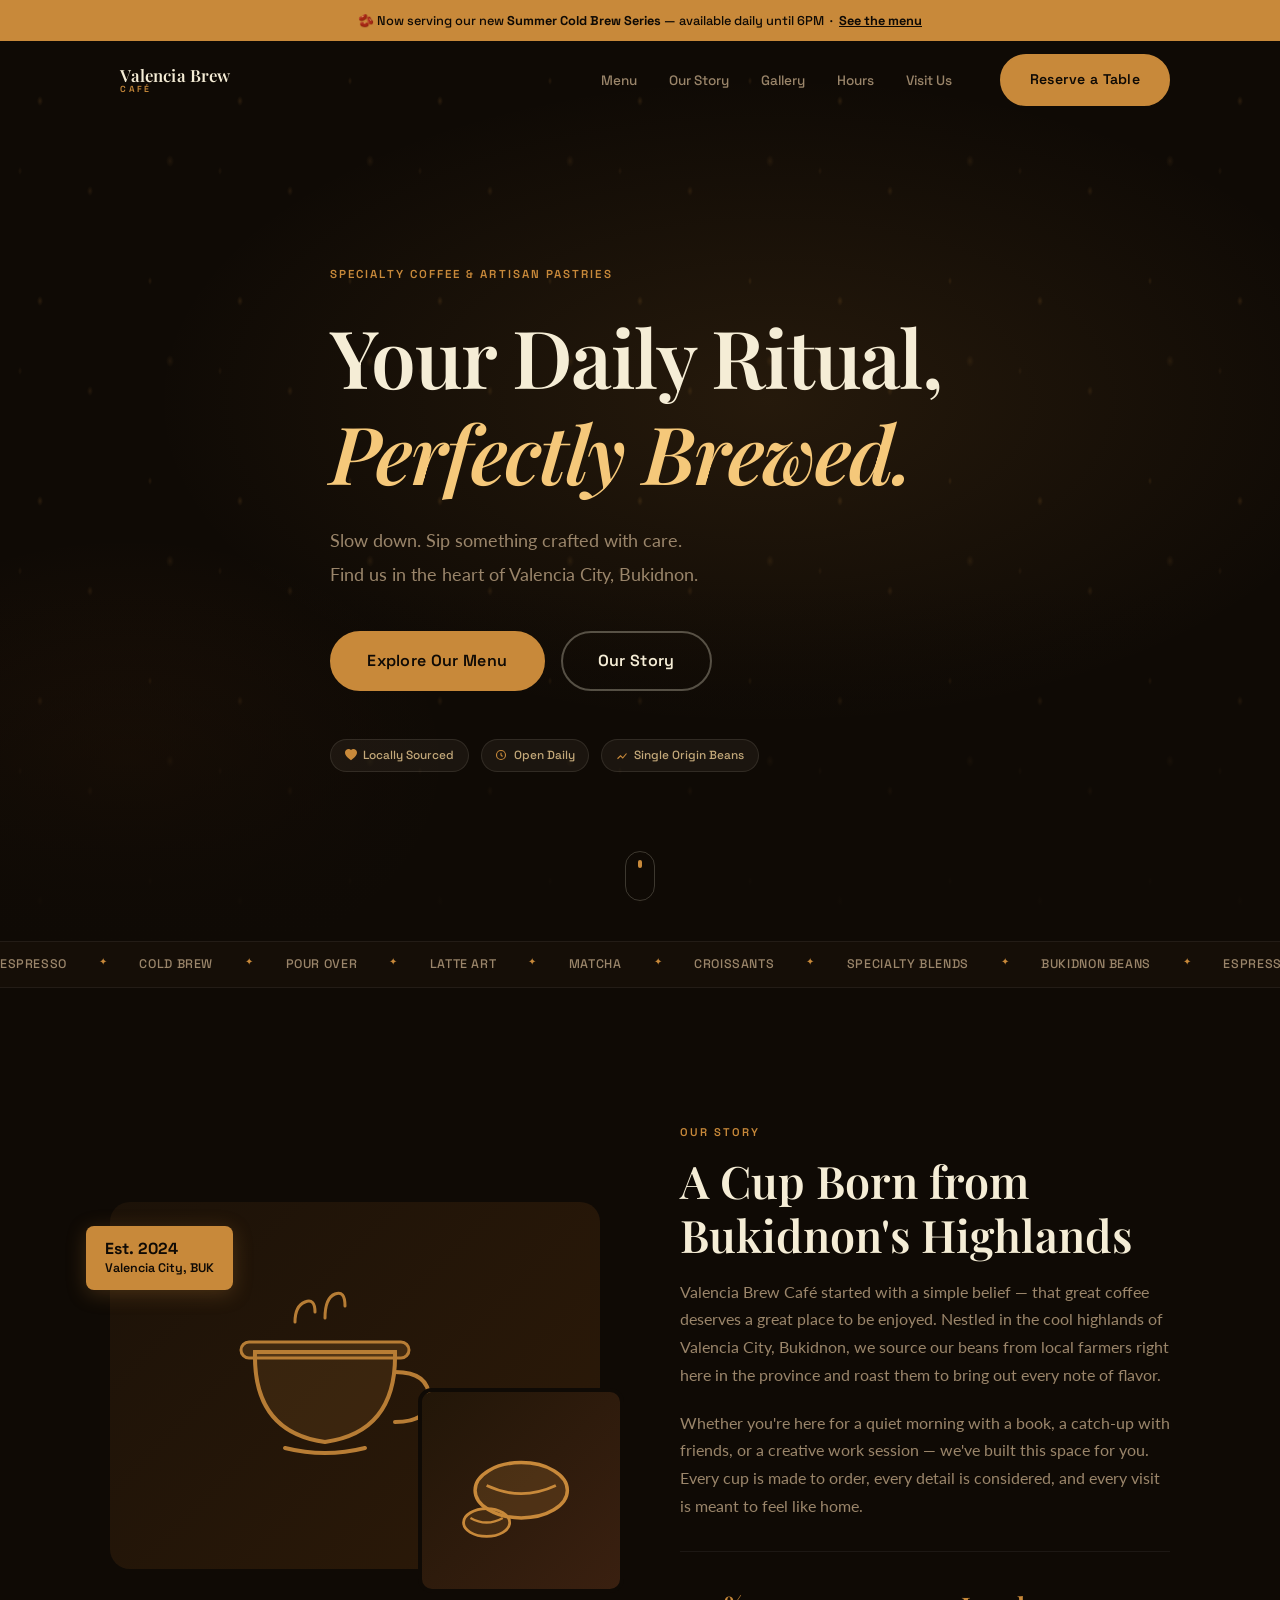
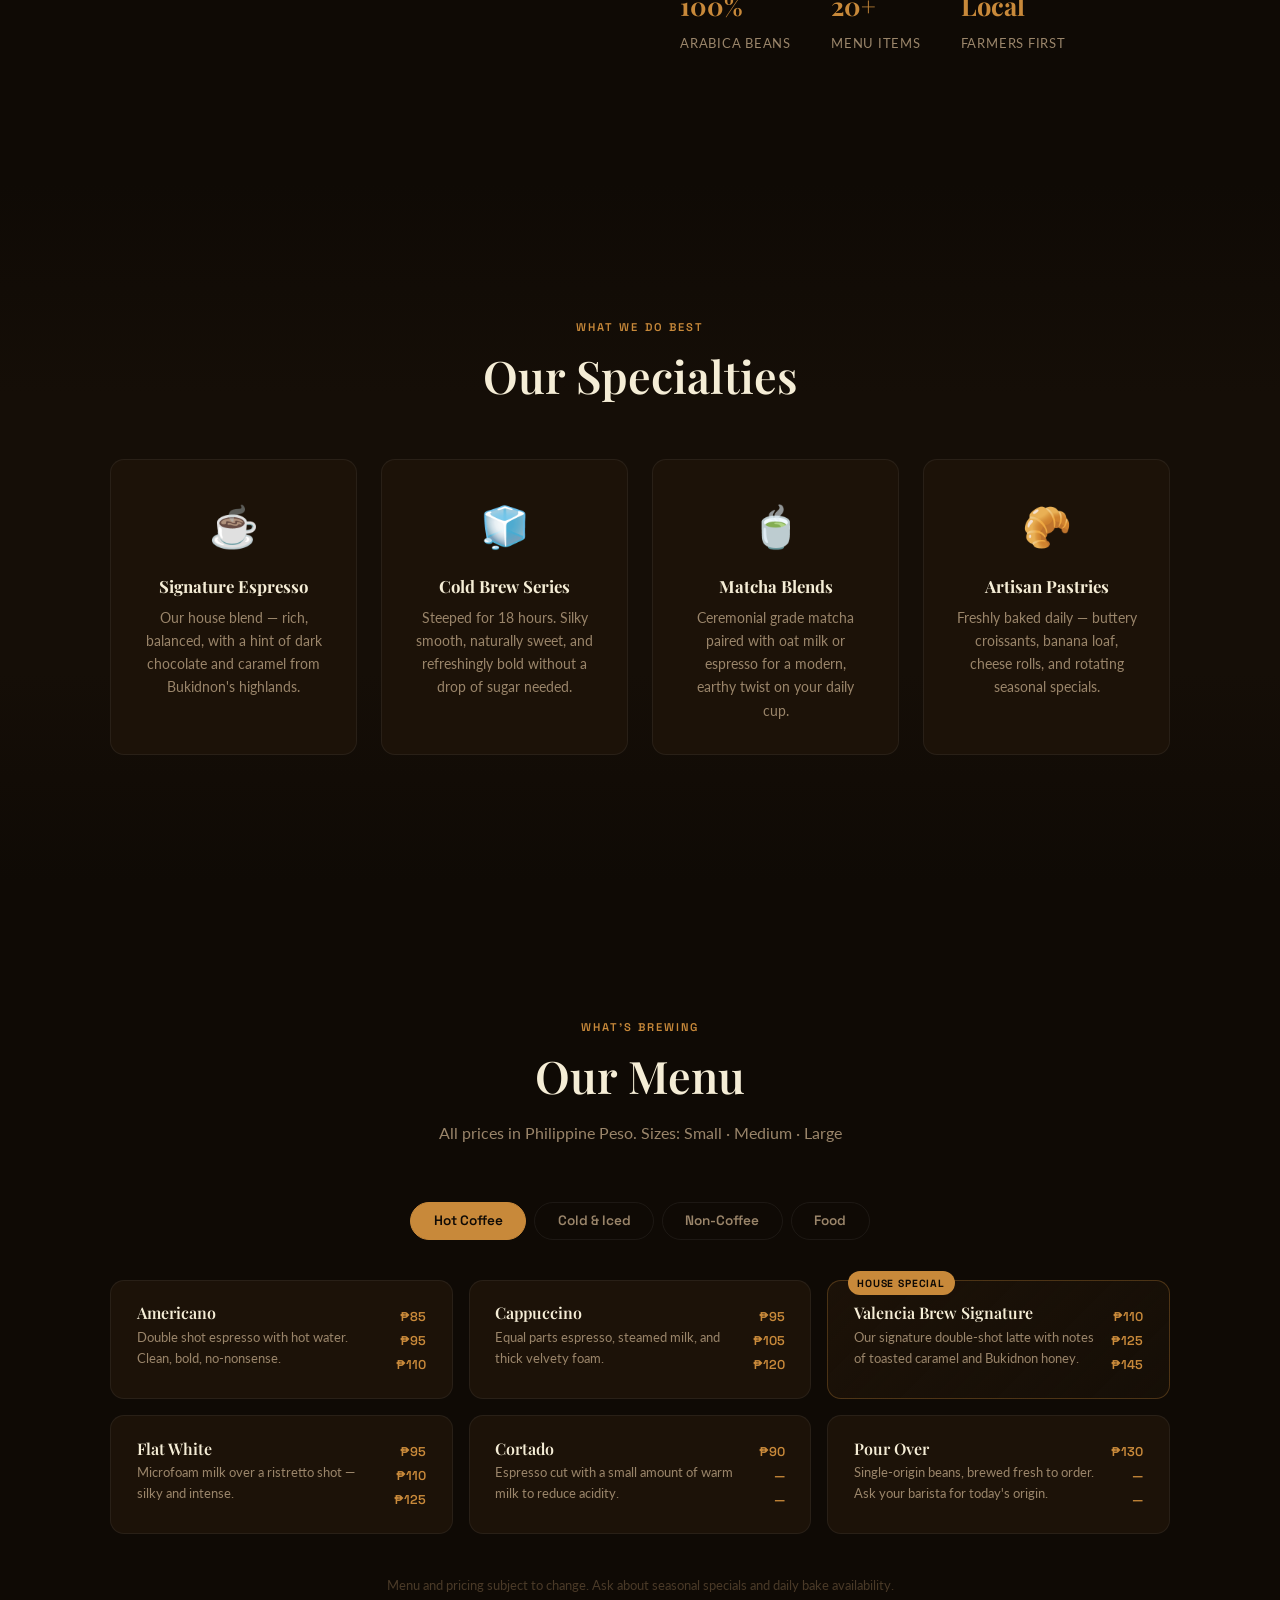
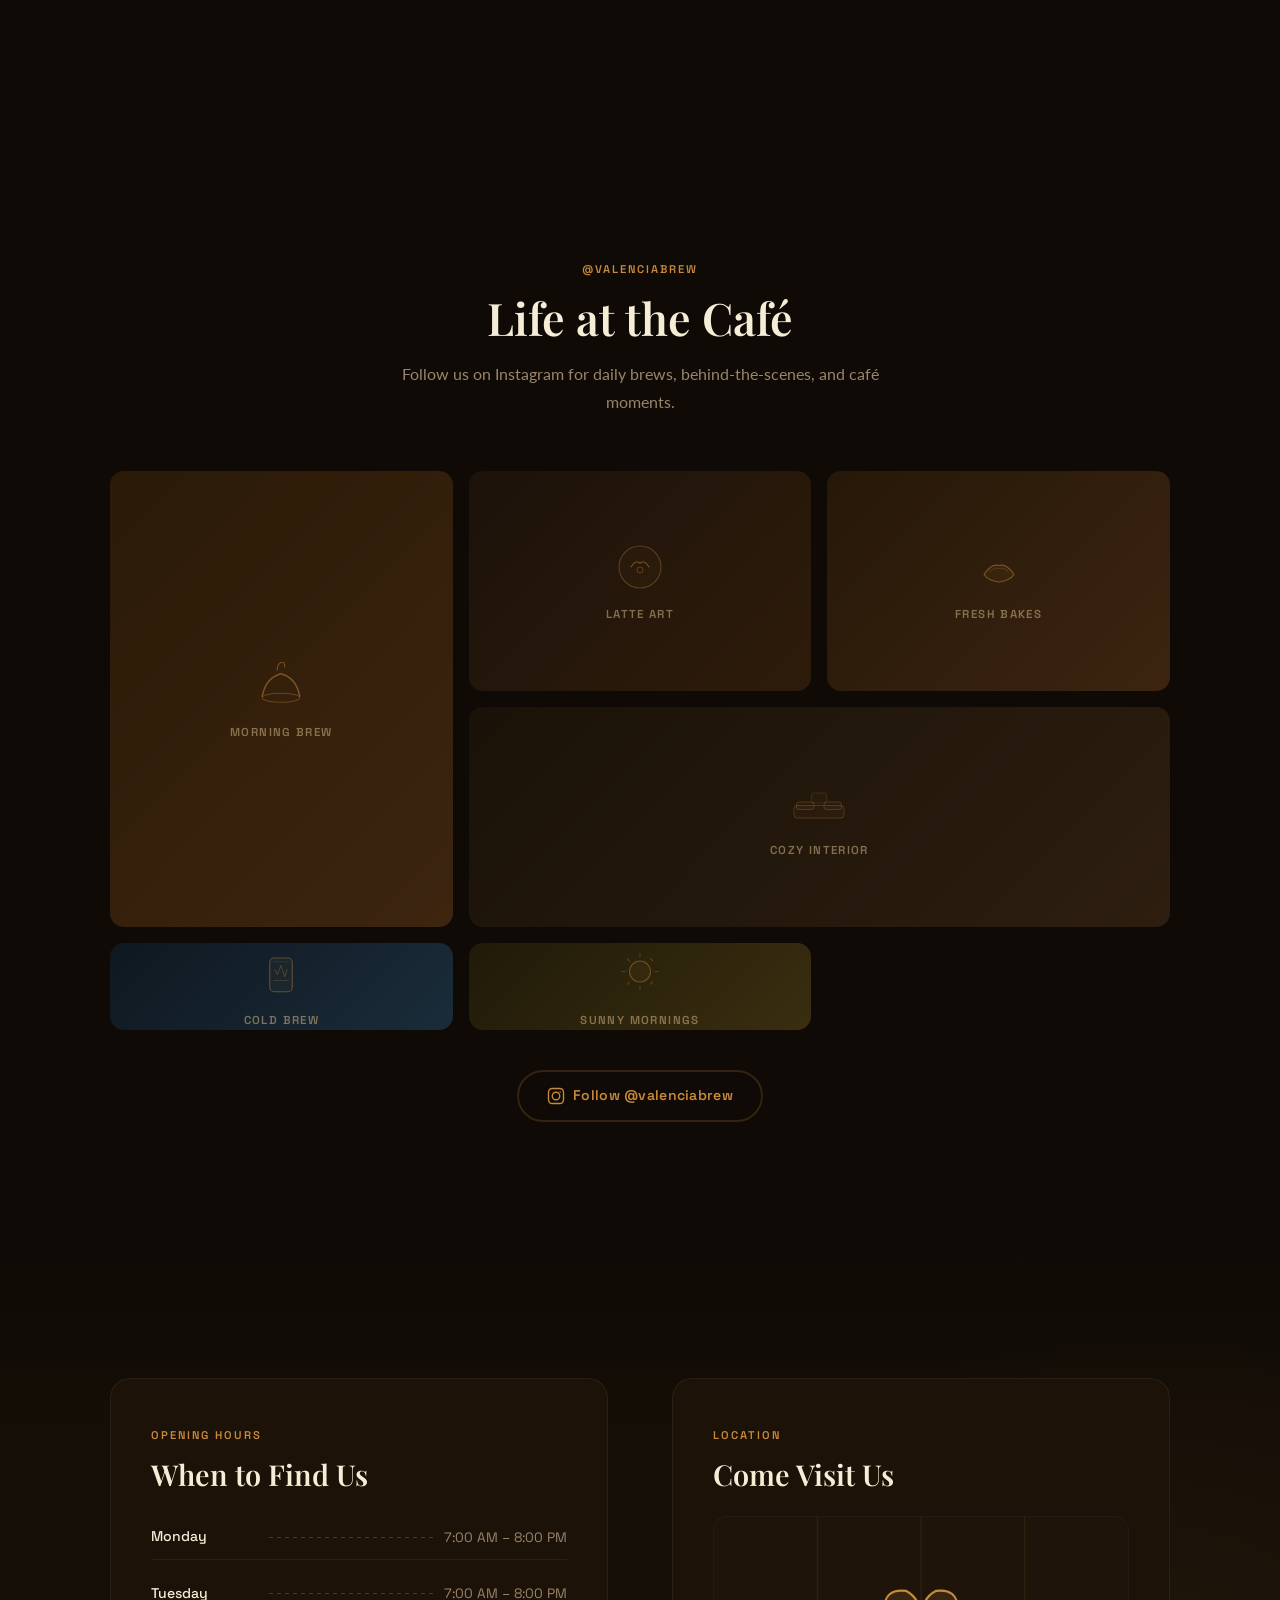
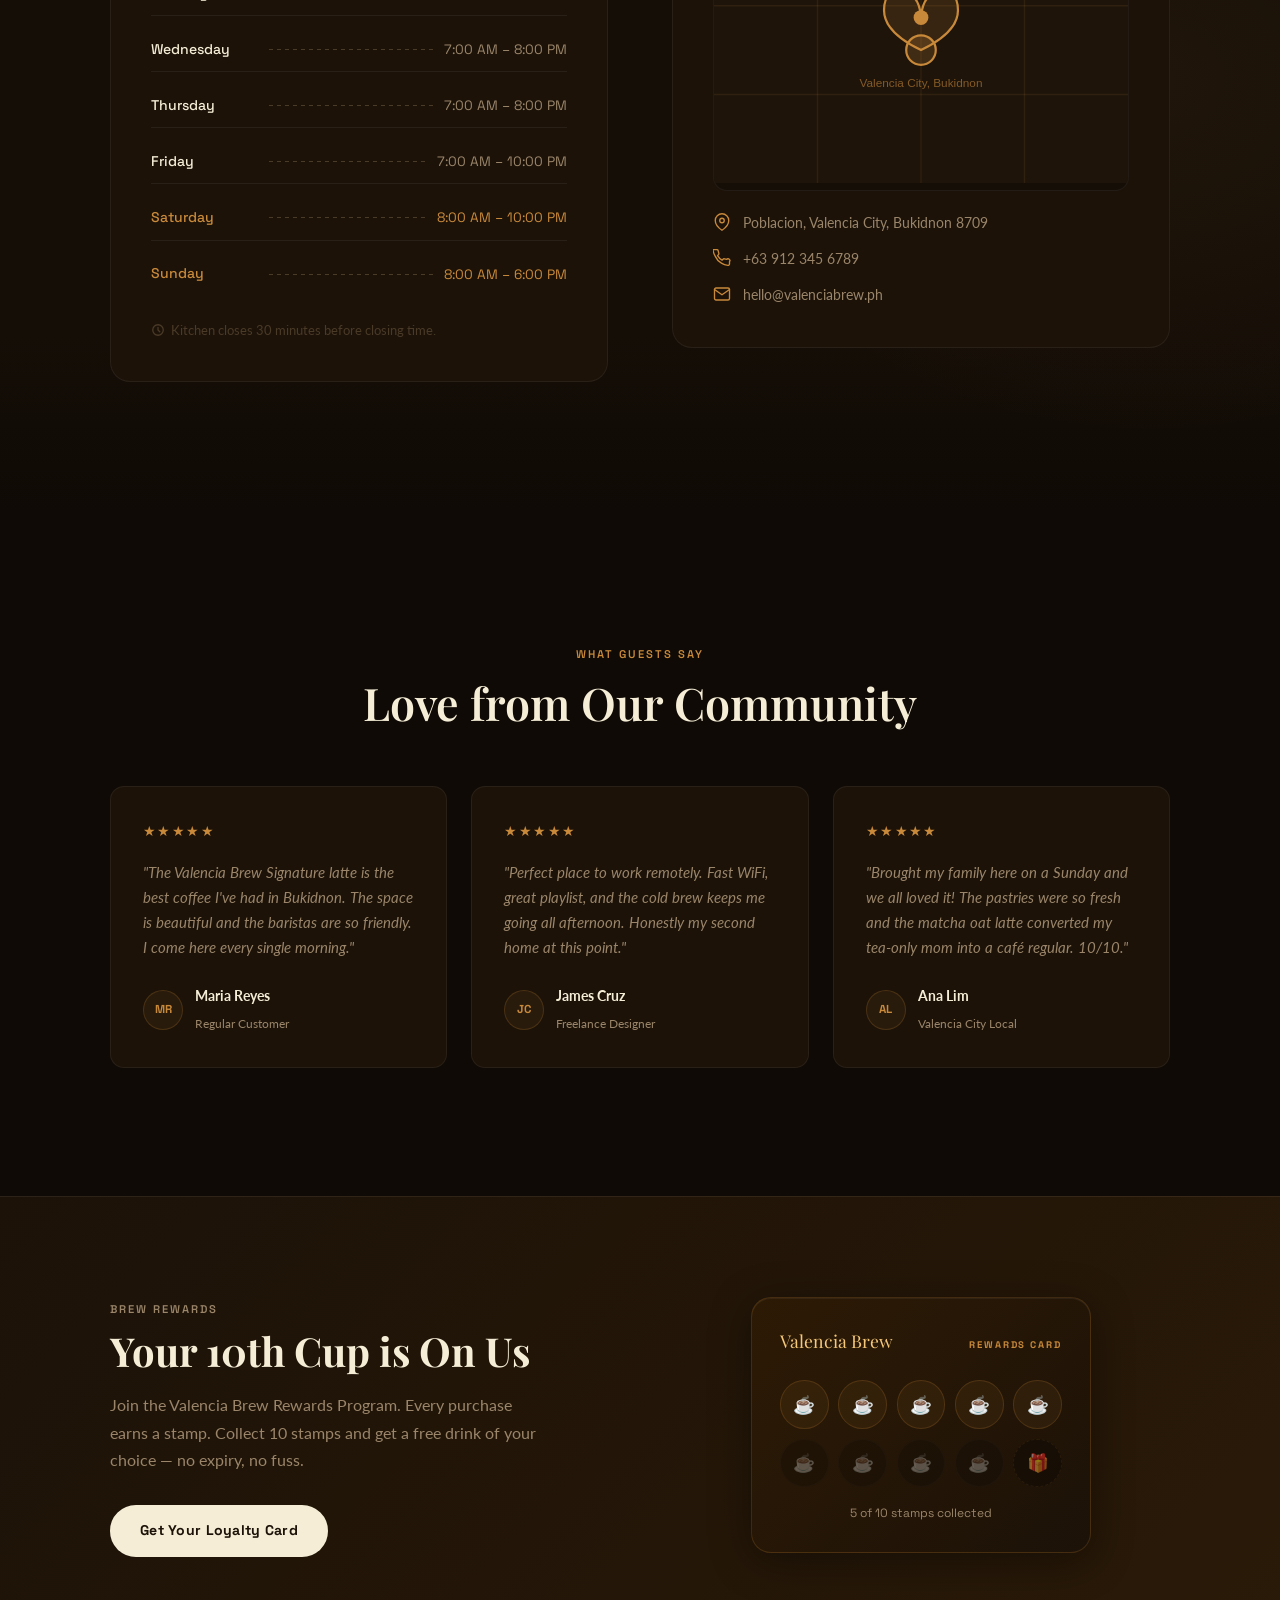
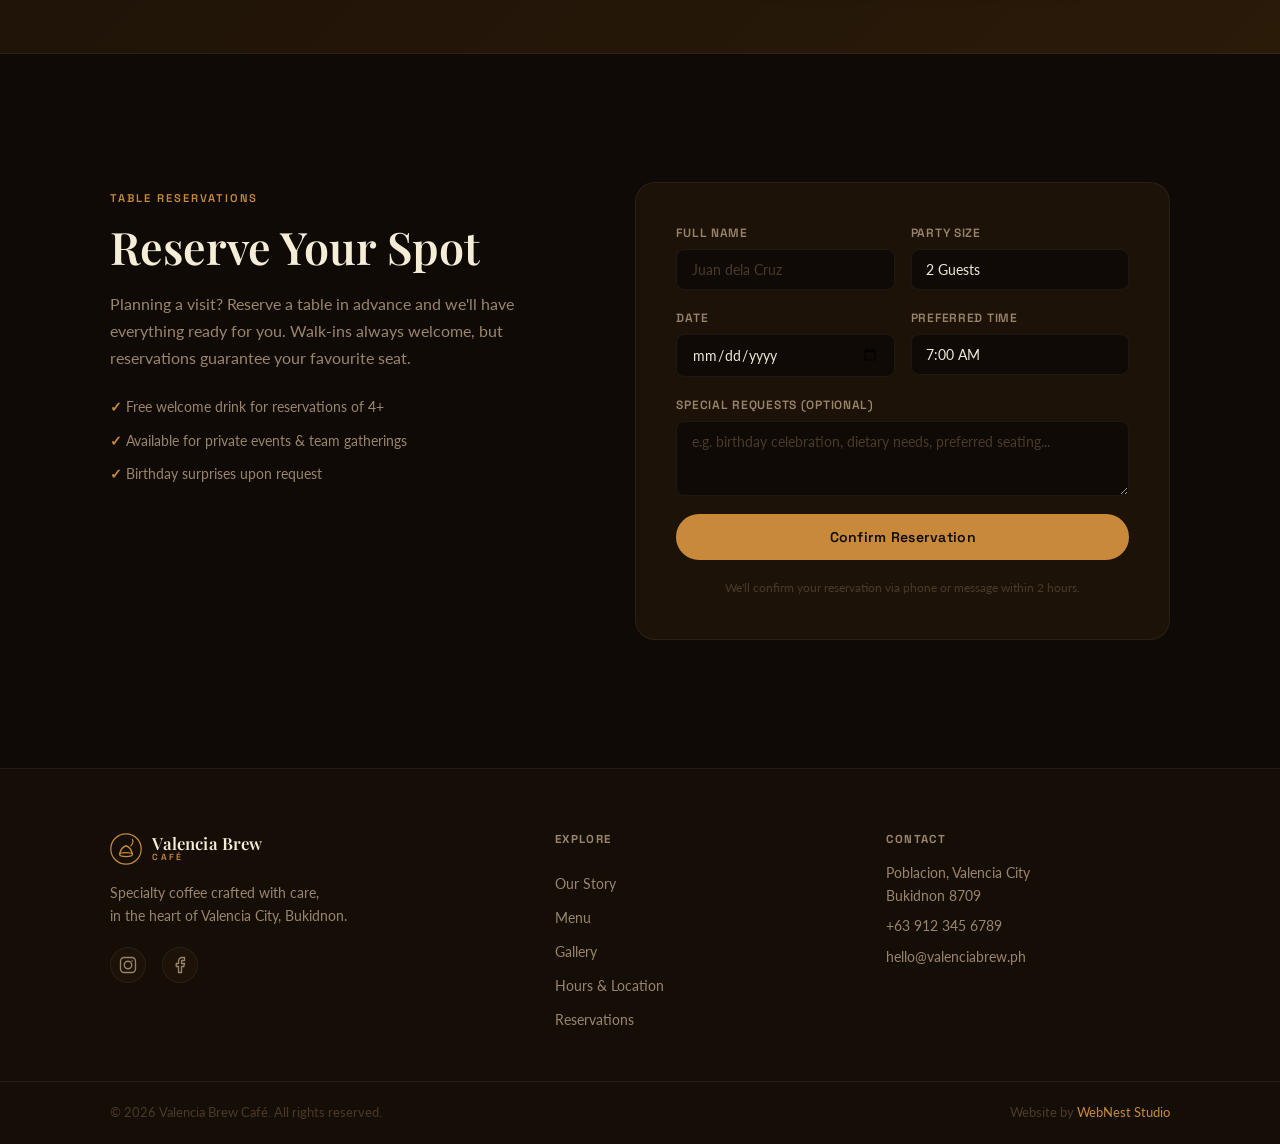
<file: portfolio/valencia-brew-cafe/index.html>
<!DOCTYPE html>
<html lang="en">
<head>
  <meta charset="UTF-8" />
  <meta name="viewport" content="width=device-width, initial-scale=1.0" />
  <meta name="description" content="Valencia Brew Café — Specialty coffee and artisan pastries in the heart of Valencia City, Bukidnon. Slow down, sip, and stay a while." />
  <title>Valencia Brew Café | Specialty Coffee · Valencia City</title>
  <link rel="icon" type="image/svg+xml" href="assets/favicon.svg" />
  <link rel="preconnect" href="https://fonts.googleapis.com" />
  <link rel="preconnect" href="https://fonts.gstatic.com" crossorigin />
  <link href="https://fonts.googleapis.com/css2?family=Playfair+Display:ital,wght@0,500;0,600;0,700;1,500;1,600&family=Lato:wght@300;400;700&family=Space+Grotesk:wght@400;500;600&display=swap" rel="stylesheet" />
  <link rel="stylesheet" href="css/style.css" />
</head>
<body>

  <!-- ══════════════════════ ANNOUNCEMENT BAR ══════════════════════ -->
  <div class="announce-bar">
    <p>🫘 Now serving our new <strong>Summer Cold Brew Series</strong> — available daily until 6PM &nbsp;·&nbsp; <a href="#menu">See the menu</a></p>
  </div>

  <!-- ═══════════════════════════ NAVBAR ═══════════════════════════ -->
  <header class="navbar" id="navbar">
    <div class="container navbar__inner">
      <a href="#home" class="navbar__logo">
        <div class="logo-mark" aria-hidden="true">
          <svg viewBox="0 0 40 40" fill="none" xmlns="http://www.w3.org/2000/svg">
            <circle cx="20" cy="20" r="19" stroke="currentColor" stroke-width="1.5"/>
            <path d="M12 26 Q14 18 20 16 Q26 18 28 26" stroke="currentColor" stroke-width="1.8" fill="none" stroke-linecap="round"/>
            <ellipse cx="20" cy="27" rx="8" ry="2.5" stroke="currentColor" stroke-width="1.5" fill="none"/>
            <path d="M26 16 Q30 12 28 8" stroke="currentColor" stroke-width="1.5" fill="none" stroke-linecap="round"/>
          </svg>
        </div>
        <div class="logo-text">
          <span class="logo-name">Valencia Brew</span>
          <span class="logo-sub">CAFÉ</span>
        </div>
      </a>

      <nav class="navbar__nav" id="navMenu" aria-label="Primary navigation">
        <a href="#menu">Menu</a>
        <a href="#about">Our Story</a>
        <a href="#gallery">Gallery</a>
        <a href="#hours">Hours</a>
        <a href="#contact">Visit Us</a>
      </nav>

      <a href="#contact" class="btn btn--primary navbar__cta">Reserve a Table</a>

      <button class="navbar__toggle" id="navToggle" aria-label="Toggle navigation" aria-expanded="false">
        <span></span><span></span><span></span>
      </button>
    </div>
  </header>

  <main>

    <!-- ════════════════════════════ HERO ════════════════════════════ -->
    <section class="hero" id="home">
      <div class="hero__bg" aria-hidden="true">
        <div class="hero__beans" id="heroCanvas"></div>
      </div>
      <div class="hero__overlay" aria-hidden="true"></div>

      <div class="container hero__content">
        <p class="hero__eyebrow reveal">Specialty Coffee &amp; Artisan Pastries</p>
        <h1 class="hero__title reveal reveal--delay-1">
          Your Daily Ritual,<br />
          <em>Perfectly Brewed.</em>
        </h1>
        <p class="hero__sub reveal reveal--delay-2">
          Slow down. Sip something crafted with care.<br />
          Find us in the heart of Valencia City, Bukidnon.
        </p>
        <div class="hero__actions reveal reveal--delay-3">
          <a href="#menu" class="btn btn--primary btn--lg">Explore Our Menu</a>
          <a href="#about" class="btn btn--ghost btn--lg">Our Story</a>
        </div>

        <div class="hero__badges reveal reveal--delay-4">
          <div class="badge-pill">
            <svg viewBox="0 0 16 16" fill="currentColor"><path d="M8 1.314C12.438-3.248 23.534 4.735 8 15-7.534 4.736 3.562-3.248 8 1.314z"/></svg>
            Locally Sourced
          </div>
          <div class="badge-pill">
            <svg viewBox="0 0 16 16" fill="none" stroke="currentColor" stroke-width="1.5"><circle cx="8" cy="8" r="6"/><path d="M8 5v3l2 2"/></svg>
            Open Daily
          </div>
          <div class="badge-pill">
            <svg viewBox="0 0 16 16" fill="none" stroke="currentColor" stroke-width="1.5"><path d="M2 13l4-4 3 3 5-6"/></svg>
            Single Origin Beans
          </div>
        </div>
      </div>

      <a href="#about" class="hero__scroll-hint" aria-label="Scroll down">
        <span></span>
      </a>
    </section>

    <!-- ════════════════════ MARQUEE / VIBE BAR ═══════════════════════ -->
    <div class="marquee-bar" aria-hidden="true">
      <div class="marquee-track">
        <span>Espresso</span><span class="sep">✦</span>
        <span>Cold Brew</span><span class="sep">✦</span>
        <span>Pour Over</span><span class="sep">✦</span>
        <span>Latte Art</span><span class="sep">✦</span>
        <span>Matcha</span><span class="sep">✦</span>
        <span>Croissants</span><span class="sep">✦</span>
        <span>Specialty Blends</span><span class="sep">✦</span>
        <span>Bukidnon Beans</span><span class="sep">✦</span>
        <span>Espresso</span><span class="sep">✦</span>
        <span>Cold Brew</span><span class="sep">✦</span>
        <span>Pour Over</span><span class="sep">✦</span>
        <span>Latte Art</span><span class="sep">✦</span>
        <span>Matcha</span><span class="sep">✦</span>
        <span>Croissants</span><span class="sep">✦</span>
        <span>Specialty Blends</span><span class="sep">✦</span>
        <span>Bukidnon Beans</span><span class="sep">✦</span>
      </div>
    </div>

    <!-- ════════════════════════════ ABOUT ═══════════════════════════ -->
    <section class="section about" id="about">
      <div class="container about__grid">

        <div class="about__visual reveal">
          <div class="about__img-stack">
            <div class="about__img about__img--main">
              <div class="img-placeholder img-placeholder--coffee">
                <div class="coffee-cup-art">
                  <svg viewBox="0 0 120 120" fill="none" xmlns="http://www.w3.org/2000/svg">
                    <path d="M25 45 Q24 85 60 90 Q96 85 95 45 Z" fill="rgba(200,137,58,0.15)" stroke="#C8893A" stroke-width="2"/>
                    <path d="M95 55 Q112 55 112 68 Q112 80 95 80" stroke="#C8893A" stroke-width="2" fill="none" stroke-linecap="round"/>
                    <rect x="18" y="40" width="84" height="8" rx="4" fill="rgba(200,137,58,0.2)" stroke="#C8893A" stroke-width="1.5"/>
                    <path d="M45 30 Q45 22 50 20 Q55 18 55 25" stroke="#C8893A" stroke-width="1.5" fill="none" stroke-linecap="round"/>
                    <path d="M60 28 Q60 18 65 16 Q70 14 70 22" stroke="#C8893A" stroke-width="1.5" fill="none" stroke-linecap="round"/>
                    <path d="M40 93 Q60 98 80 93" stroke="#C8893A" stroke-width="2" fill="none" stroke-linecap="round"/>
                  </svg>
                </div>
              </div>
            </div>
            <div class="about__img about__img--small">
              <div class="img-placeholder img-placeholder--beans">
                <svg viewBox="0 0 60 60" fill="none">
                  <ellipse cx="30" cy="30" rx="20" ry="12" fill="rgba(200,137,58,0.2)" stroke="#C8893A" stroke-width="1.5"/>
                  <path d="M15 28 Q30 35 45 28" stroke="#C8893A" stroke-width="1.2" fill="none"/>
                  <ellipse cx="15" cy="44" rx="10" ry="6" fill="rgba(200,137,58,0.15)" stroke="#C8893A" stroke-width="1.2"/>
                  <path d="M8 42 Q15 46 22 42" stroke="#C8893A" stroke-width="1" fill="none"/>
                </svg>
              </div>
            </div>
          </div>
          <div class="about__tag">
            <strong>Est. 2024</strong>
            Valencia City, BUK
          </div>
        </div>

        <div class="about__text">
          <p class="section__eyebrow reveal">Our Story</p>
          <h2 class="section__title reveal">A Cup Born from<br />Bukidnon's Highlands</h2>
          <p class="about__body reveal">
            Valencia Brew Café started with a simple belief — that great coffee deserves a great place
            to be enjoyed. Nestled in the cool highlands of Valencia City, Bukidnon, we source our
            beans from local farmers right here in the province and roast them to bring out every
            note of flavor.
          </p>
          <p class="about__body reveal">
            Whether you're here for a quiet morning with a book, a catch-up with friends, or a
            creative work session — we've built this space for you. Every cup is made to order,
            every detail is considered, and every visit is meant to feel like home.
          </p>

          <div class="about__stats reveal">
            <div class="about__stat">
              <strong>100%</strong>
              <span>Arabica Beans</span>
            </div>
            <div class="about__stat">
              <strong>20+</strong>
              <span>Menu Items</span>
            </div>
            <div class="about__stat">
              <strong>Local</strong>
              <span>Farmers First</span>
            </div>
          </div>
        </div>

      </div>
    </section>

    <!-- ═════════════════════════ SPECIALTIES ════════════════════════ -->
    <section class="section specialties">
      <div class="container">
        <div class="section__header">
          <p class="section__eyebrow reveal">What We Do Best</p>
          <h2 class="section__title reveal">Our Specialties</h2>
        </div>
        <div class="specialties__grid">
          <div class="specialty-card reveal">
            <div class="specialty-card__icon">☕</div>
            <h3>Signature Espresso</h3>
            <p>Our house blend — rich, balanced, with a hint of dark chocolate and caramel from Bukidnon's highlands.</p>
          </div>
          <div class="specialty-card reveal">
            <div class="specialty-card__icon">🧊</div>
            <h3>Cold Brew Series</h3>
            <p>Steeped for 18 hours. Silky smooth, naturally sweet, and refreshingly bold without a drop of sugar needed.</p>
          </div>
          <div class="specialty-card reveal">
            <div class="specialty-card__icon">🍵</div>
            <h3>Matcha Blends</h3>
            <p>Ceremonial grade matcha paired with oat milk or espresso for a modern, earthy twist on your daily cup.</p>
          </div>
          <div class="specialty-card reveal">
            <div class="specialty-card__icon">🥐</div>
            <h3>Artisan Pastries</h3>
            <p>Freshly baked daily — buttery croissants, banana loaf, cheese rolls, and rotating seasonal specials.</p>
          </div>
        </div>
      </div>
    </section>

    <!-- ═══════════════════════════ MENU ════════════════════════════ -->
    <section class="section menu" id="menu">
      <div class="container">
        <div class="section__header">
          <p class="section__eyebrow reveal">What's Brewing</p>
          <h2 class="section__title reveal">Our Menu</h2>
          <p class="section__sub reveal">All prices in Philippine Peso. Sizes: Small · Medium · Large</p>
        </div>

        <div class="menu__tabs reveal" role="tablist" aria-label="Menu categories">
          <button class="menu__tab active" role="tab" data-tab="hot" aria-selected="true">Hot Coffee</button>
          <button class="menu__tab" role="tab" data-tab="cold" aria-selected="false">Cold &amp; Iced</button>
          <button class="menu__tab" role="tab" data-tab="nonCoffee" aria-selected="false">Non-Coffee</button>
          <button class="menu__tab" role="tab" data-tab="food" aria-selected="false">Food</button>
        </div>

        <!-- HOT COFFEE -->
        <div class="menu__panel active" id="tab-hot" role="tabpanel">
          <div class="menu__grid">
            <div class="menu-item">
              <div class="menu-item__info">
                <h4>Americano</h4>
                <p>Double shot espresso with hot water. Clean, bold, no-nonsense.</p>
              </div>
              <div class="menu-item__prices">
                <span>₱85</span><span>₱95</span><span>₱110</span>
              </div>
            </div>
            <div class="menu-item">
              <div class="menu-item__info">
                <h4>Cappuccino</h4>
                <p>Equal parts espresso, steamed milk, and thick velvety foam.</p>
              </div>
              <div class="menu-item__prices">
                <span>₱95</span><span>₱105</span><span>₱120</span>
              </div>
            </div>
            <div class="menu-item menu-item--featured">
              <span class="menu-item__badge">House Special</span>
              <div class="menu-item__info">
                <h4>Valencia Brew Signature</h4>
                <p>Our signature double-shot latte with notes of toasted caramel and Bukidnon honey.</p>
              </div>
              <div class="menu-item__prices">
                <span>₱110</span><span>₱125</span><span>₱145</span>
              </div>
            </div>
            <div class="menu-item">
              <div class="menu-item__info">
                <h4>Flat White</h4>
                <p>Microfoam milk over a ristretto shot — silky and intense.</p>
              </div>
              <div class="menu-item__prices">
                <span>₱95</span><span>₱110</span><span>₱125</span>
              </div>
            </div>
            <div class="menu-item">
              <div class="menu-item__info">
                <h4>Cortado</h4>
                <p>Espresso cut with a small amount of warm milk to reduce acidity.</p>
              </div>
              <div class="menu-item__prices">
                <span>₱90</span><span>—</span><span>—</span>
              </div>
            </div>
            <div class="menu-item">
              <div class="menu-item__info">
                <h4>Pour Over</h4>
                <p>Single-origin beans, brewed fresh to order. Ask your barista for today's origin.</p>
              </div>
              <div class="menu-item__prices">
                <span>₱130</span><span>—</span><span>—</span>
              </div>
            </div>
          </div>
        </div>

        <!-- COLD & ICED -->
        <div class="menu__panel" id="tab-cold" role="tabpanel">
          <div class="menu__grid">
            <div class="menu-item menu-item--featured">
              <span class="menu-item__badge">New</span>
              <div class="menu-item__info">
                <h4>Summer Cold Brew</h4>
                <p>18-hour steep, served over ice with a float of fresh cream. Naturally smooth.</p>
              </div>
              <div class="menu-item__prices">
                <span>₱110</span><span>₱130</span><span>₱150</span>
              </div>
            </div>
            <div class="menu-item">
              <div class="menu-item__info">
                <h4>Iced Latte</h4>
                <p>Espresso over ice, finished with cold milk. Simple and refreshing.</p>
              </div>
              <div class="menu-item__prices">
                <span>₱95</span><span>₱110</span><span>₱125</span>
              </div>
            </div>
            <div class="menu-item">
              <div class="menu-item__info">
                <h4>Spanish Latte</h4>
                <p>Espresso with sweetened condensed milk and fresh cold milk over ice.</p>
              </div>
              <div class="menu-item__prices">
                <span>₱100</span><span>₱115</span><span>₱130</span>
              </div>
            </div>
            <div class="menu-item">
              <div class="menu-item__info">
                <h4>Brown Sugar Shaken</h4>
                <p>Iced espresso shaken with brown sugar syrup and cinnamon.</p>
              </div>
              <div class="menu-item__prices">
                <span>₱105</span><span>₱120</span><span>₱135</span>
              </div>
            </div>
            <div class="menu-item">
              <div class="menu-item__info">
                <h4>Iced Americano</h4>
                <p>Double shot espresso over ice, topped with cold water.</p>
              </div>
              <div class="menu-item__prices">
                <span>₱85</span><span>₱95</span><span>₱110</span>
              </div>
            </div>
            <div class="menu-item">
              <div class="menu-item__info">
                <h4>Cold Brew Float</h4>
                <p>Cold brew topped with a scoop of vanilla ice cream. Weekend exclusive.</p>
              </div>
              <div class="menu-item__prices">
                <span>₱145</span><span>—</span><span>—</span>
              </div>
            </div>
          </div>
        </div>

        <!-- NON-COFFEE -->
        <div class="menu__panel" id="tab-nonCoffee" role="tabpanel">
          <div class="menu__grid">
            <div class="menu-item menu-item--featured">
              <span class="menu-item__badge">Bestseller</span>
              <div class="menu-item__info">
                <h4>Matcha Oat Latte</h4>
                <p>Ceremonial grade matcha with creamy oat milk. Earthy, smooth, and beautiful.</p>
              </div>
              <div class="menu-item__prices">
                <span>₱110</span><span>₱125</span><span>₱140</span>
              </div>
            </div>
            <div class="menu-item">
              <div class="menu-item__info">
                <h4>Hojicha Latte</h4>
                <p>Roasted green tea with steamed milk — nutty, warm, and lightly sweet.</p>
              </div>
              <div class="menu-item__prices">
                <span>₱105</span><span>₱120</span><span>₱135</span>
              </div>
            </div>
            <div class="menu-item">
              <div class="menu-item__info">
                <h4>Chocolate Hazelnut</h4>
                <p>Dark cocoa blended with hazelnut syrup and steamed milk.</p>
              </div>
              <div class="menu-item__prices">
                <span>₱100</span><span>₱115</span><span>₱130</span>
              </div>
            </div>
            <div class="menu-item">
              <div class="menu-item__info">
                <h4>Strawberry Milk</h4>
                <p>Fresh strawberry purée with cold milk. A crowd favourite for all ages.</p>
              </div>
              <div class="menu-item__prices">
                <span>₱95</span><span>₱110</span><span>₱125</span>
              </div>
            </div>
            <div class="menu-item">
              <div class="menu-item__info">
                <h4>Honey Chamomile Tea</h4>
                <p>Loose-leaf chamomile steeped and finished with local Bukidnon honey.</p>
              </div>
              <div class="menu-item__prices">
                <span>₱80</span><span>₱95</span><span>—</span>
              </div>
            </div>
            <div class="menu-item">
              <div class="menu-item__info">
                <h4>Sparkling Lemonade</h4>
                <p>Fresh-squeezed lemon with sparkling water and a hint of rosemary syrup.</p>
              </div>
              <div class="menu-item__prices">
                <span>₱90</span><span>₱100</span><span>—</span>
              </div>
            </div>
          </div>
        </div>

        <!-- FOOD -->
        <div class="menu__panel" id="tab-food" role="tabpanel">
          <div class="menu__grid">
            <div class="menu-item menu-item--featured">
              <span class="menu-item__badge">Daily Bake</span>
              <div class="menu-item__info">
                <h4>Butter Croissant</h4>
                <p>Classic French-style croissant, laminated in-house. Flaky, golden, perfect.</p>
              </div>
              <div class="menu-item__prices">
                <span>₱65</span><span>—</span><span>—</span>
              </div>
            </div>
            <div class="menu-item">
              <div class="menu-item__info">
                <h4>Banana Loaf Slice</h4>
                <p>Moist banana loaf with walnuts and a hint of cinnamon. Pairs perfectly with any latte.</p>
              </div>
              <div class="menu-item__prices">
                <span>₱55</span><span>—</span><span>—</span>
              </div>
            </div>
            <div class="menu-item">
              <div class="menu-item__info">
                <h4>Ham &amp; Cheese Panini</h4>
                <p>Toasted sourdough, black forest ham, melted gouda, and Dijon mustard.</p>
              </div>
              <div class="menu-item__prices">
                <span>₱140</span><span>—</span><span>—</span>
              </div>
            </div>
            <div class="menu-item">
              <div class="menu-item__info">
                <h4>Avocado Toast</h4>
                <p>Smashed avocado on toasted sourdough with chili flakes, lemon, and sea salt.</p>
              </div>
              <div class="menu-item__prices">
                <span>₱135</span><span>—</span><span>—</span>
              </div>
            </div>
            <div class="menu-item">
              <div class="menu-item__info">
                <h4>Cheese Roll</h4>
                <p>Soft pull-apart rolls stuffed generously with melted cheese. Baked fresh daily.</p>
              </div>
              <div class="menu-item__prices">
                <span>₱45</span><span>—</span><span>—</span>
              </div>
            </div>
            <div class="menu-item">
              <div class="menu-item__info">
                <h4>Overnight Oats</h4>
                <p>Oats soaked in oat milk, topped with seasonal fruits and granola.</p>
              </div>
              <div class="menu-item__prices">
                <span>₱120</span><span>—</span><span>—</span>
              </div>
            </div>
          </div>
        </div>

        <p class="menu__note reveal">Menu and pricing subject to change. Ask about seasonal specials and daily bake availability.</p>
      </div>
    </section>

    <!-- ══════════════════════════ GALLERY ════════════════════════════ -->
    <section class="section gallery" id="gallery">
      <div class="container">
        <div class="section__header">
          <p class="section__eyebrow reveal">@valenciabrew</p>
          <h2 class="section__title reveal">Life at the Café</h2>
          <p class="section__sub reveal">Follow us on Instagram for daily brews, behind-the-scenes, and café moments.</p>
        </div>

        <div class="gallery__grid reveal">
          <div class="gallery-item gallery-item--tall" data-caption="Morning pour-over ritual 🌄" data-index="0">
            <div class="gallery-placeholder gp--1">
              <div class="gp__content">
                <svg viewBox="0 0 80 80" fill="none"><path d="M15 55 Q20 30 40 25 Q60 30 65 55" stroke="rgba(200,137,58,0.7)" stroke-width="2" fill="none" stroke-linecap="round"/><ellipse cx="40" cy="57" rx="25" ry="6" stroke="rgba(200,137,58,0.5)" stroke-width="1.5" fill="none"/><path d="M35 20 Q35 12 40 10 Q45 8 45 16" stroke="rgba(200,137,58,0.6)" stroke-width="1.5" fill="none" stroke-linecap="round"/></svg>
                <span>Morning Brew</span>
              </div>
            </div>
            <div class="gallery-item__overlay"><p>Morning pour-over ritual 🌄</p></div>
          </div>

          <div class="gallery-item" data-caption="Latte art by our barista ☕" data-index="1">
            <div class="gallery-placeholder gp--2">
              <div class="gp__content">
                <svg viewBox="0 0 80 80" fill="none"><circle cx="40" cy="40" r="28" stroke="rgba(200,137,58,0.5)" stroke-width="1.5" fill="rgba(200,137,58,0.05)"/><path d="M28 40 Q34 30 40 35 Q46 30 52 40" stroke="rgba(200,137,58,0.7)" stroke-width="1.5" fill="none" stroke-linecap="round"/><circle cx="40" cy="44" r="4" stroke="rgba(200,137,58,0.5)" stroke-width="1.2" fill="none"/></svg>
                <span>Latte Art</span>
              </div>
            </div>
            <div class="gallery-item__overlay"><p>Latte art by our barista ☕</p></div>
          </div>

          <div class="gallery-item" data-caption="Freshly baked daily 🥐" data-index="2">
            <div class="gallery-placeholder gp--3">
              <div class="gp__content">
                <svg viewBox="0 0 80 80" fill="none"><path d="M20 50 Q30 35 40 38 Q50 35 60 50 Q55 58 40 60 Q25 58 20 50Z" stroke="rgba(200,137,58,0.7)" stroke-width="1.5" fill="rgba(200,137,58,0.08)"/><path d="M28 46 Q34 40 40 42 Q46 40 52 46" stroke="rgba(200,137,58,0.5)" stroke-width="1" fill="none" stroke-linecap="round"/></svg>
                <span>Fresh Bakes</span>
              </div>
            </div>
            <div class="gallery-item__overlay"><p>Freshly baked daily 🥐</p></div>
          </div>

          <div class="gallery-item gallery-item--wide" data-caption="Our cozy corner spot 🛋" data-index="3">
            <div class="gallery-placeholder gp--4">
              <div class="gp__content">
                <svg viewBox="0 0 120 80" fill="none"><rect x="10" y="45" width="100" height="25" rx="6" stroke="rgba(200,137,58,0.5)" stroke-width="1.5" fill="rgba(200,137,58,0.06)"/><rect x="15" y="38" width="35" height="15" rx="5" stroke="rgba(200,137,58,0.5)" stroke-width="1.5" fill="rgba(200,137,58,0.06)"/><rect x="70" y="38" width="35" height="15" rx="5" stroke="rgba(200,137,58,0.5)" stroke-width="1.5" fill="rgba(200,137,58,0.06)"/><rect x="45" y="20" width="30" height="20" rx="4" stroke="rgba(200,137,58,0.4)" stroke-width="1.2" fill="rgba(200,137,58,0.05)"/></svg>
                <span>Cozy Interior</span>
              </div>
            </div>
            <div class="gallery-item__overlay"><p>Our cozy corner spot 🛋</p></div>
          </div>

          <div class="gallery-item" data-caption="Cold brew season is here 🧊" data-index="4">
            <div class="gallery-placeholder gp--5">
              <div class="gp__content">
                <svg viewBox="0 0 80 80" fill="none"><rect x="25" y="20" width="30" height="45" rx="6" stroke="rgba(200,137,58,0.6)" stroke-width="1.5" fill="rgba(200,137,58,0.06)"/><path d="M30 25 L50 25" stroke="rgba(200,137,58,0.3)" stroke-width="1" stroke-linecap="round"/><path d="M30 50 L50 50" stroke="rgba(200,137,58,0.4)" stroke-width="1" stroke-linecap="round"/><path d="M32 35 L35 42 L40 30 L45 45 L48 35" stroke="rgba(200,137,58,0.5)" stroke-width="1.2" fill="none" stroke-linecap="round" stroke-linejoin="round"/></svg>
                <span>Cold Brew</span>
              </div>
            </div>
            <div class="gallery-item__overlay"><p>Cold brew season is here 🧊</p></div>
          </div>

          <div class="gallery-item" data-caption="Sunday morning ritual ☀️" data-index="5">
            <div class="gallery-placeholder gp--6">
              <div class="gp__content">
                <svg viewBox="0 0 80 80" fill="none"><circle cx="40" cy="38" r="14" stroke="rgba(200,137,58,0.6)" stroke-width="1.5" fill="rgba(200,137,58,0.08)"/><path d="M40 18 L40 14M40 62 L40 58M20 38 L16 38M64 38 L60 38M26 24 L23 21M57 24 L54 21M26 52 L23 55M57 52 L54 55" stroke="rgba(200,137,58,0.4)" stroke-width="1.5" stroke-linecap="round"/></svg>
                <span>Sunny Mornings</span>
              </div>
            </div>
            <div class="gallery-item__overlay"><p>Sunday morning ritual ☀️</p></div>
          </div>
        </div>

        <div class="gallery__cta reveal">
          <a href="https://instagram.com" target="_blank" rel="noopener" class="btn btn--outline">
            <svg viewBox="0 0 24 24" fill="none" stroke="currentColor" stroke-width="1.8" stroke-linecap="round" stroke-linejoin="round" width="18" height="18"><rect x="2" y="2" width="20" height="20" rx="5"/><circle cx="12" cy="12" r="5"/><circle cx="17.5" cy="6.5" r="1" fill="currentColor" stroke="none"/></svg>
            Follow @valenciabrew
          </a>
        </div>
      </div>
    </section>

    <!-- ═══════════════════════ HOURS & LOCATION ══════════════════════ -->
    <section class="section hours" id="hours">
      <div class="hours__bg" aria-hidden="true"></div>
      <div class="container hours__grid">

        <div class="hours__card reveal">
          <p class="section__eyebrow">Opening Hours</p>
          <h2 class="section__title">When to Find Us</h2>

          <div class="hours__list">
            <div class="hours__row">
              <span class="hours__day">Monday</span>
              <span class="hours__divider"></span>
              <span class="hours__time">7:00 AM – 8:00 PM</span>
            </div>
            <div class="hours__row">
              <span class="hours__day">Tuesday</span>
              <span class="hours__divider"></span>
              <span class="hours__time">7:00 AM – 8:00 PM</span>
            </div>
            <div class="hours__row">
              <span class="hours__day">Wednesday</span>
              <span class="hours__divider"></span>
              <span class="hours__time">7:00 AM – 8:00 PM</span>
            </div>
            <div class="hours__row">
              <span class="hours__day">Thursday</span>
              <span class="hours__divider"></span>
              <span class="hours__time">7:00 AM – 8:00 PM</span>
            </div>
            <div class="hours__row">
              <span class="hours__day">Friday</span>
              <span class="hours__divider"></span>
              <span class="hours__time">7:00 AM – 10:00 PM</span>
            </div>
            <div class="hours__row hours__row--highlight">
              <span class="hours__day">Saturday</span>
              <span class="hours__divider"></span>
              <span class="hours__time">8:00 AM – 10:00 PM</span>
            </div>
            <div class="hours__row hours__row--highlight">
              <span class="hours__day">Sunday</span>
              <span class="hours__divider"></span>
              <span class="hours__time">8:00 AM – 6:00 PM</span>
            </div>
          </div>

          <div class="hours__note">
            <svg viewBox="0 0 16 16" fill="none" stroke="currentColor" stroke-width="1.5" stroke-linecap="round" width="14" height="14"><circle cx="8" cy="8" r="6"/><path d="M8 5v3l2 2"/></svg>
            Kitchen closes 30 minutes before closing time.
          </div>
        </div>

        <div class="location__card reveal">
          <p class="section__eyebrow">Location</p>
          <h2 class="section__title">Come Visit Us</h2>

          <div class="location__map-placeholder">
            <svg viewBox="0 0 280 180" fill="none" xmlns="http://www.w3.org/2000/svg" width="100%">
              <rect width="280" height="180" fill="rgba(200,137,58,0.05)"/>
              <line x1="0" y1="60" x2="280" y2="60" stroke="rgba(200,137,58,0.1)" stroke-width="1"/>
              <line x1="0" y1="120" x2="280" y2="120" stroke="rgba(200,137,58,0.1)" stroke-width="1"/>
              <line x1="70" y1="0" x2="70" y2="180" stroke="rgba(200,137,58,0.1)" stroke-width="1"/>
              <line x1="140" y1="0" x2="140" y2="180" stroke="rgba(200,137,58,0.1)" stroke-width="1"/>
              <line x1="210" y1="0" x2="210" y2="180" stroke="rgba(200,137,58,0.1)" stroke-width="1"/>
              <circle cx="140" cy="90" r="10" fill="rgba(200,137,58,0.2)" stroke="#C8893A" stroke-width="1.5"/>
              <path d="M140 70 Q140 55 150 50 Q165 48 165 63 Q165 78 140 90 Q115 78 115 63 Q115 48 130 50 Q140 55 140 70Z" fill="rgba(200,137,58,0.15)" stroke="#C8893A" stroke-width="1.5"/>
              <circle cx="140" cy="68" r="5" fill="#C8893A"/>
              <text x="140" y="115" text-anchor="middle" fill="rgba(200,137,58,0.6)" font-size="8" font-family="sans-serif">Valencia City, Bukidnon</text>
            </svg>
          </div>

          <div class="location__details">
            <div class="location__item">
              <svg viewBox="0 0 24 24" fill="none" stroke="currentColor" stroke-width="1.8" stroke-linecap="round" stroke-linejoin="round" width="18" height="18"><path d="M21 10c0 7-9 13-9 13s-9-6-9-13a9 9 0 0118 0z"/><circle cx="12" cy="10" r="3"/></svg>
              <span>Poblacion, Valencia City, Bukidnon 8709</span>
            </div>
            <div class="location__item">
              <svg viewBox="0 0 24 24" fill="none" stroke="currentColor" stroke-width="1.8" stroke-linecap="round" stroke-linejoin="round" width="18" height="18"><path d="M22 16.92v3a2 2 0 01-2.18 2 19.79 19.79 0 01-8.63-3.07A19.5 19.5 0 013.07 9.81a19.79 19.79 0 01-3.07-8.67A2 2 0 012 .84h3a2 2 0 012 1.72c.127.96.361 1.903.7 2.81a2 2 0 01-.45 2.11L6.09 8.91a16 16 0 006 6l1.27-1.27a2 2 0 012.11-.45c.907.339 1.85.573 2.81.7A2 2 0 0122 16.92z"/></svg>
              <span>+63 912 345 6789</span>
            </div>
            <div class="location__item">
              <svg viewBox="0 0 24 24" fill="none" stroke="currentColor" stroke-width="1.8" stroke-linecap="round" stroke-linejoin="round" width="18" height="18"><path d="M4 4h16c1.1 0 2 .9 2 2v12c0 1.1-.9 2-2 2H4c-1.1 0-2-.9-2-2V6c0-1.1.9-2 2-2z"/><polyline points="22,6 12,13 2,6"/></svg>
              <span>hello@valenciabrew.ph</span>
            </div>
          </div>
        </div>

      </div>
    </section>

    <!-- ════════════════════════ TESTIMONIALS ════════════════════════ -->
    <section class="section testimonials">
      <div class="container">
        <div class="section__header">
          <p class="section__eyebrow reveal">What Guests Say</p>
          <h2 class="section__title reveal">Love from Our Community</h2>
        </div>

        <div class="testimonials__grid">
          <div class="testimonial-card reveal">
            <div class="testimonial-card__stars">★★★★★</div>
            <p>"The Valencia Brew Signature latte is the best coffee I've had in Bukidnon. The space is beautiful and the baristas are so friendly. I come here every single morning."</p>
            <div class="testimonial-card__author">
              <div class="author-avatar">MR</div>
              <div>
                <strong>Maria Reyes</strong>
                <span>Regular Customer</span>
              </div>
            </div>
          </div>

          <div class="testimonial-card reveal">
            <div class="testimonial-card__stars">★★★★★</div>
            <p>"Perfect place to work remotely. Fast WiFi, great playlist, and the cold brew keeps me going all afternoon. Honestly my second home at this point."</p>
            <div class="testimonial-card__author">
              <div class="author-avatar">JC</div>
              <div>
                <strong>James Cruz</strong>
                <span>Freelance Designer</span>
              </div>
            </div>
          </div>

          <div class="testimonial-card reveal">
            <div class="testimonial-card__stars">★★★★★</div>
            <p>"Brought my family here on a Sunday and we all loved it! The pastries were so fresh and the matcha oat latte converted my tea-only mom into a café regular. 10/10."</p>
            <div class="testimonial-card__author">
              <div class="author-avatar">AL</div>
              <div>
                <strong>Ana Lim</strong>
                <span>Valencia City Local</span>
              </div>
            </div>
          </div>
        </div>
      </div>
    </section>

    <!-- ═══════════════════════ LOYALTY PROGRAM ═══════════════════════ -->
    <section class="loyalty">
      <div class="container loyalty__inner">
        <div class="loyalty__text reveal">
          <p class="section__eyebrow">Brew Rewards</p>
          <h2>Your 10th Cup is On Us</h2>
          <p>Join the Valencia Brew Rewards Program. Every purchase earns a stamp. Collect 10 stamps and get a free drink of your choice — no expiry, no fuss.</p>
          <a href="#contact" class="btn btn--light">Get Your Loyalty Card</a>
        </div>
        <div class="loyalty__visual reveal" aria-hidden="true">
          <div class="loyalty-card">
            <div class="loyalty-card__header">
              <span class="loyalty-card__brand">Valencia Brew</span>
              <span class="loyalty-card__sub">REWARDS CARD</span>
            </div>
            <div class="loyalty-card__stamps">
              <div class="stamp stamp--filled">☕</div>
              <div class="stamp stamp--filled">☕</div>
              <div class="stamp stamp--filled">☕</div>
              <div class="stamp stamp--filled">☕</div>
              <div class="stamp stamp--filled">☕</div>
              <div class="stamp">☕</div>
              <div class="stamp">☕</div>
              <div class="stamp">☕</div>
              <div class="stamp">☕</div>
              <div class="stamp stamp--free">🎁</div>
            </div>
            <p class="loyalty-card__footer">5 of 10 stamps collected</p>
          </div>
        </div>
      </div>
    </section>

    <!-- ══════════════════════════ CONTACT ════════════════════════════ -->
    <section class="section contact" id="contact">
      <div class="container contact__grid">

        <div class="contact__info">
          <p class="section__eyebrow reveal">Table Reservations</p>
          <h2 class="section__title reveal">Reserve Your Spot</h2>
          <p class="contact__body reveal">
            Planning a visit? Reserve a table in advance and we'll have everything ready for you.
            Walk-ins always welcome, but reservations guarantee your favourite seat.
          </p>
          <div class="contact__perks reveal">
            <div class="perk">✓ Free welcome drink for reservations of 4+</div>
            <div class="perk">✓ Available for private events &amp; team gatherings</div>
            <div class="perk">✓ Birthday surprises upon request</div>
          </div>
        </div>

        <form class="contact__form reveal" id="reserveForm" novalidate>
          <div class="form-row">
            <div class="form-group">
              <label for="res-name">Full Name</label>
              <input type="text" id="res-name" name="name" placeholder="Juan dela Cruz" required />
            </div>
            <div class="form-group">
              <label for="res-guests">Party Size</label>
              <select id="res-guests" name="guests">
                <option value="1">1 Guest</option>
                <option value="2" selected>2 Guests</option>
                <option value="3">3 Guests</option>
                <option value="4">4 Guests</option>
                <option value="5+">5+ Guests</option>
              </select>
            </div>
          </div>
          <div class="form-row">
            <div class="form-group">
              <label for="res-date">Date</label>
              <input type="date" id="res-date" name="date" required />
            </div>
            <div class="form-group">
              <label for="res-time">Preferred Time</label>
              <select id="res-time" name="time">
                <option>7:00 AM</option>
                <option>8:00 AM</option>
                <option>9:00 AM</option>
                <option>10:00 AM</option>
                <option>11:00 AM</option>
                <option>12:00 PM</option>
                <option>1:00 PM</option>
                <option>2:00 PM</option>
                <option>3:00 PM</option>
                <option>4:00 PM</option>
                <option>5:00 PM</option>
                <option>6:00 PM</option>
              </select>
            </div>
          </div>
          <div class="form-group">
            <label for="res-note">Special Requests (optional)</label>
            <textarea id="res-note" name="note" rows="3" placeholder="e.g. birthday celebration, dietary needs, preferred seating..."></textarea>
          </div>
          <button type="submit" class="btn btn--primary btn--full">Confirm Reservation</button>
          <p class="form__note">We'll confirm your reservation via phone or message within 2 hours.</p>
        </form>

      </div>
    </section>

  </main>

  <!-- ════════════════════════════ FOOTER ══════════════════════════════ -->
  <footer class="footer">
    <div class="container footer__inner">
      <div class="footer__brand">
        <div class="footer__logo">
          <div class="logo-mark" style="color: var(--accent);" aria-hidden="true">
            <svg viewBox="0 0 40 40" fill="none" width="32" height="32"><circle cx="20" cy="20" r="19" stroke="currentColor" stroke-width="1.5"/><path d="M12 26 Q14 18 20 16 Q26 18 28 26" stroke="currentColor" stroke-width="1.8" fill="none" stroke-linecap="round"/><ellipse cx="20" cy="27" rx="8" ry="2.5" stroke="currentColor" stroke-width="1.5" fill="none"/><path d="M26 16 Q30 12 28 8" stroke="currentColor" stroke-width="1.5" fill="none" stroke-linecap="round"/></svg>
          </div>
          <div class="logo-text">
            <span class="logo-name">Valencia Brew</span>
            <span class="logo-sub">CAFÉ</span>
          </div>
        </div>
        <p>Specialty coffee crafted with care,<br />in the heart of Valencia City, Bukidnon.</p>
        <div class="footer__socials">
          <a href="https://instagram.com" target="_blank" rel="noopener" aria-label="Instagram">
            <svg viewBox="0 0 24 24" fill="none" stroke="currentColor" stroke-width="1.8" stroke-linecap="round" stroke-linejoin="round" width="18" height="18"><rect x="2" y="2" width="20" height="20" rx="5"/><circle cx="12" cy="12" r="5"/><circle cx="17.5" cy="6.5" r="1" fill="currentColor" stroke="none"/></svg>
          </a>
          <a href="https://facebook.com" target="_blank" rel="noopener" aria-label="Facebook">
            <svg viewBox="0 0 24 24" fill="none" stroke="currentColor" stroke-width="1.8" stroke-linecap="round" stroke-linejoin="round" width="18" height="18"><path d="M18 2h-3a5 5 0 00-5 5v3H7v4h3v8h4v-8h3l1-4h-4V7a1 1 0 011-1h3z"/></svg>
          </a>
        </div>
      </div>

      <nav class="footer__nav">
        <h4>Explore</h4>
        <a href="#about">Our Story</a>
        <a href="#menu">Menu</a>
        <a href="#gallery">Gallery</a>
        <a href="#hours">Hours &amp; Location</a>
        <a href="#contact">Reservations</a>
      </nav>

      <div class="footer__info">
        <h4>Contact</h4>
        <p>Poblacion, Valencia City<br />Bukidnon 8709</p>
        <p>+63 912 345 6789</p>
        <p>hello@valenciabrew.ph</p>
      </div>
    </div>

    <div class="footer__bottom">
      <div class="container">
        <p>&copy; <span id="year"></span> Valencia Brew Café. All rights reserved.</p>
        <p>Website by <a href="../../index.html" class="footer__credit">WebNest Studio</a></p>
      </div>
    </div>
  </footer>

  <!-- Lightbox overlay -->
  <div class="lightbox" id="lightbox" role="dialog" aria-modal="true" aria-label="Image preview">
    <button class="lightbox__close" id="lightboxClose" aria-label="Close">&times;</button>
    <div class="lightbox__content" id="lightboxContent"></div>
    <p class="lightbox__caption" id="lightboxCaption"></p>
  </div>

  <script src="js/main.js"></script>
</body>
</html>
</file>
<file: portfolio/bukidnon-highlands-resort/css/style.css>
/* ════════════════════════════════════════════════
   Bukidnon Highlands Resort — Stylesheet
   ════════════════════════════════════════════════ */

:root {
  --bg:           #060F08;
  --bg-2:         #0A1A0D;
  --bg-card:      #0F2213;
  --bg-card-2:    #132818;
  --accent:       #C9A84C;
  --accent-2:     #E8C46A;
  --accent-light: #F5D98A;
  --accent-glow:  rgba(201,168,76,0.2);
  --accent-faint: rgba(201,168,76,0.07);
  --green:        #3D8B54;
  --green-2:      #4A9B5E;
  --green-faint:  rgba(61,139,84,0.1);
  --text:         #EEF4EE;
  --text-muted:   #7A9B80;
  --text-faint:   #2E4A34;
  --border:       rgba(201,168,76,0.18);
  --border-2:     rgba(255,255,255,0.06);
  --radius-sm:    6px;
  --radius-md:    14px;
  --radius-lg:    22px;
  --shadow:       0 4px 40px rgba(0,0,0,0.5);
  --transition:   0.3s cubic-bezier(0.4, 0, 0.2, 1);
  --max-w:        1200px;
  --font-head:    'Cormorant Garamond', 'Georgia', serif;
  --font-disp:    'DM Serif Display', 'Georgia', serif;
  --font-body:    'DM Sans', sans-serif;
}

*, *::before, *::after { box-sizing: border-box; margin: 0; padding: 0; }
html { scroll-behavior: smooth; -webkit-font-smoothing: antialiased; }
body {
  background: var(--bg);
  color: var(--text);
  font-family: var(--font-body);
  font-size: 1rem;
  line-height: 1.7;
  overflow-x: hidden;
}
img { display: block; max-width: 100%; }
a { color: inherit; text-decoration: none; }

h1, h2, h3 { font-family: var(--font-disp); line-height: 1.15; color: var(--text); }
h4 { font-family: var(--font-body); font-weight: 600; }
em { font-style: italic; color: var(--accent-light); }

.container { width: 100%; max-width: var(--max-w); margin-inline: auto; padding-inline: clamp(1.25rem, 5vw, 2.5rem); }
.section { padding-block: clamp(5rem, 9vw, 8rem); position: relative; }

/* ── Eyebrow ──────────────────────────────────── */
.eyebrow {
  display: inline-block;
  font-family: var(--font-body);
  font-size: 0.68rem;
  font-weight: 600;
  letter-spacing: 0.2em;
  text-transform: uppercase;
  color: var(--accent);
  margin-bottom: 0.75rem;
}

/* ── Section Titles ───────────────────────────── */
.section__title {
  font-size: clamp(2rem, 4vw, 3rem);
  font-weight: 400;
  margin-bottom: 1.25rem;
}
.section__header { text-align: center; margin-bottom: 4rem; }
.section__header .section__title { margin-bottom: 0; }
.section__header-left { margin-bottom: 3.5rem; }
.section__header-split {
  display: flex;
  align-items: flex-end;
  justify-content: space-between;
  gap: 2rem;
  margin-bottom: 2.5rem;
}
.text-center { text-align: center; }

/* ── Buttons ──────────────────────────────────── */
.btn {
  display: inline-flex;
  align-items: center;
  gap: 0.5rem;
  font-family: var(--font-body);
  font-size: 0.85rem;
  font-weight: 600;
  letter-spacing: 0.04em;
  padding: 0.75rem 1.9rem;
  border-radius: 100px;
  border: 1.5px solid transparent;
  cursor: pointer;
  transition: all var(--transition);
  text-decoration: none;
  white-space: nowrap;
}
.btn--gold {
  background: var(--accent);
  color: var(--bg);
  border-color: var(--accent);
}
.btn--gold:hover {
  background: var(--accent-2);
  border-color: var(--accent-2);
  box-shadow: 0 4px 24px var(--accent-glow);
  transform: translateY(-1px);
}
.btn--ghost {
  background: transparent;
  color: var(--text);
  border-color: rgba(238,244,238,0.25);
}
.btn--ghost:hover { border-color: var(--accent); color: var(--accent); }
.btn--ghost-green {
  background: transparent;
  color: var(--green-2);
  border-color: rgba(61,139,84,0.35);
}
.btn--ghost-green:hover { background: var(--green-faint); border-color: var(--green-2); }
.btn--outline-gold {
  background: transparent;
  color: var(--accent);
  border-color: var(--border);
}
.btn--outline-gold:hover { background: var(--accent-faint); border-color: var(--accent); }
.btn--lg { font-size: 0.95rem; padding: 0.9rem 2.2rem; }
.btn--full { width: 100%; justify-content: center; }

.text-link { color: var(--accent); border-bottom: 1px solid transparent; transition: border-color var(--transition); }
.text-link:hover { border-bottom-color: var(--accent); }

/* ── Scroll Reveal ────────────────────────────── */
.reveal {
  opacity: 0;
  transform: translateY(22px);
  transition: opacity 0.65s ease, transform 0.65s ease;
}
.reveal.revealed { opacity: 1; transform: translateY(0); }
.reveal--d1 { transition-delay: 0.1s; }
.reveal--d2 { transition-delay: 0.22s; }
.reveal--d3 { transition-delay: 0.34s; }
.reveal--d4 { transition-delay: 0.48s; }

/* ═══════════════════════════════════════════════
   NAVBAR — CENTERED LOGO
   ═══════════════════════════════════════════════ */
.navbar {
  position: fixed;
  top: 0; left: 0; right: 0;
  z-index: 100;
  padding-block: 1rem;
  transition: background var(--transition), box-shadow var(--transition), padding var(--transition);
}
.navbar.scrolled {
  background: rgba(6, 15, 8, 0.93);
  backdrop-filter: blur(18px);
  -webkit-backdrop-filter: blur(18px);
  box-shadow: 0 1px 0 var(--border-2);
  padding-block: 0.65rem;
}
.navbar__inner {
  display: flex;
  align-items: center;
  justify-content: center;
  gap: 0;
  max-width: var(--max-w);
  margin-inline: auto;
  padding-inline: clamp(1.25rem, 5vw, 2.5rem);
}
.navbar__nav {
  display: flex;
  align-items: center;
  gap: 2rem;
  flex: 1;
}
.navbar__nav--right { justify-content: flex-end; }
.navbar__nav a {
  font-size: 0.82rem;
  font-weight: 500;
  color: var(--text-muted);
  transition: color var(--transition);
  position: relative;
  letter-spacing: 0.04em;
  white-space: nowrap;
}
.navbar__nav a::after {
  content: '';
  position: absolute;
  bottom: -3px; left: 0;
  width: 0; height: 1px;
  background: var(--accent);
  transition: width var(--transition);
}
.navbar__nav a:hover, .navbar__nav a.active { color: var(--text); }
.navbar__nav a:hover::after, .navbar__nav a.active::after { width: 100%; }
.navbar__nav--drawer { display: none; }

.navbar__logo {
  display: flex;
  align-items: center;
  gap: 0.65rem;
  margin-inline: 2.5rem;
  flex-shrink: 0;
  color: var(--accent);
}
.logo-leaf { display: block; }
.logo-text { display: flex; flex-direction: column; line-height: 1.1; }
.logo-name { font-family: var(--font-head); font-size: 0.9rem; font-weight: 500; color: var(--text); letter-spacing: 0.06em; white-space: nowrap; }
.logo-sub { font-family: var(--font-body); font-size: 0.5rem; font-weight: 700; letter-spacing: 0.3em; color: var(--accent); }

.navbar__cta-mobile { display: none; }
.navbar__toggle { display: none; flex-direction: column; justify-content: center; gap: 5px; width: 36px; height: 36px; background: none; border: none; cursor: pointer; padding: 4px; margin-left: auto; }
.navbar__toggle span { display: block; height: 1.5px; width: 100%; background: var(--text); border-radius: 2px; transition: all var(--transition); }
.navbar__toggle.open span:nth-child(1) { transform: translateY(6.5px) rotate(45deg); }
.navbar__toggle.open span:nth-child(2) { opacity: 0; }
.navbar__toggle.open span:nth-child(3) { transform: translateY(-6.5px) rotate(-45deg); }

/* ═══════════════════════════════════════════════
   HERO — SPLIT LAYOUT
   ═══════════════════════════════════════════════ */
.hero {
  display: grid;
  grid-template-columns: 1fr 1fr;
  min-height: 100dvh;
}

.hero__left {
  display: flex;
  align-items: center;
  padding: 8rem clamp(2rem, 5vw, 5rem) 5rem clamp(2rem, 6vw, 7rem);
  background: var(--bg);
  position: relative;
  z-index: 1;
}
.hero__left::after {
  content: '';
  position: absolute;
  top: 0; right: -1px; bottom: 0;
  width: 1px;
  background: linear-gradient(to bottom, transparent, var(--border) 30%, var(--border) 70%, transparent);
}

.hero__right {
  position: relative;
  overflow: hidden;
  background: var(--bg-2);
}

.hero__visual { width: 100%; height: 100%; }
.mountain-scene { width: 100%; height: 100%; position: relative; }
.mountain-svg { width: 100%; height: 100%; object-fit: cover; }

.hero__card-float {
  position: absolute;
  z-index: 2;
  animation: card-float 5s ease-in-out infinite;
}
.hero__card-float--1 { bottom: 25%; left: 6%; animation-delay: 0s; }
.hero__card-float--2 { top: 22%; right: 8%; animation-delay: -2.5s; }
@keyframes card-float {
  0%, 100% { transform: translateY(0); }
  50%       { transform: translateY(-10px); }
}

.float-card {
  display: flex;
  align-items: center;
  gap: 0.6rem;
  background: rgba(6, 15, 8, 0.85);
  border: 1px solid var(--border);
  border-radius: var(--radius-sm);
  padding: 0.6rem 0.9rem;
  backdrop-filter: blur(12px);
  box-shadow: 0 4px 20px rgba(0,0,0,0.4);
  color: var(--accent);
}
.float-card svg { flex-shrink: 0; }
.float-card strong { display: block; font-size: 0.8rem; font-weight: 700; color: var(--text); }
.float-card span { font-size: 0.68rem; color: var(--text-muted); }
.float-card--weather { color: var(--green-2); }

/* ── Hero text ────────────────────────────────── */
.hero__label {
  display: inline-flex;
  align-items: center;
  gap: 0.5rem;
  font-size: 0.72rem;
  font-weight: 600;
  letter-spacing: 0.12em;
  text-transform: uppercase;
  color: var(--accent);
  margin-bottom: 1.5rem;
}
.dot-pulse {
  width: 7px; height: 7px;
  border-radius: 50%;
  background: var(--green-2);
  box-shadow: 0 0 8px var(--green-2);
  animation: pulse 2s ease-in-out infinite;
  flex-shrink: 0;
}
@keyframes pulse { 0%, 100% { box-shadow: 0 0 5px var(--green-2); } 50% { box-shadow: 0 0 14px var(--green-2), 0 0 24px rgba(74,155,94,0.3); } }

.hero__title {
  font-size: clamp(2.8rem, 4.5vw, 4.5rem);
  font-weight: 400;
  line-height: 1.1;
  letter-spacing: -0.01em;
  margin-bottom: 1.5rem;
}
.hero__sub { font-size: 1rem; color: var(--text-muted); max-width: 440px; margin-bottom: 2.5rem; line-height: 1.75; }
.hero__actions { display: flex; gap: 1rem; flex-wrap: wrap; margin-bottom: 3rem; }

.hero__trust {
  display: flex;
  align-items: center;
  gap: 1.75rem;
  padding-top: 2rem;
  border-top: 1px solid var(--border-2);
}
.trust-item strong { display: block; font-family: var(--font-head); font-size: 1.5rem; font-weight: 600; color: var(--accent); line-height: 1; }
.trust-item span { font-size: 0.75rem; color: var(--text-muted); }
.trust-sep { width: 1px; height: 32px; background: var(--border-2); }

/* ═══════════════════════════════════════════════
   INTRO STRIP
   ═══════════════════════════════════════════════ */
.intro-strip {
  background: var(--bg-2);
  border-top: 1px solid var(--border-2);
  border-bottom: 1px solid var(--border-2);
  padding-block: 1.4rem;
}
.intro-strip__inner {
  display: flex;
  align-items: center;
  justify-content: center;
  gap: 2rem;
  flex-wrap: wrap;
  max-width: var(--max-w);
  margin-inline: auto;
  padding-inline: clamp(1.25rem, 5vw, 2.5rem);
}
.intro-strip__item {
  display: flex;
  align-items: center;
  gap: 0.6rem;
  font-size: 0.82rem;
  font-weight: 500;
  color: var(--text-muted);
  white-space: nowrap;
}
.intro-strip__item svg { color: var(--green-2); }
.intro-strip__dot { width: 4px; height: 4px; border-radius: 50%; background: var(--text-faint); flex-shrink: 0; }

/* ═══════════════════════════════════════════════
   ABOUT
   ═══════════════════════════════════════════════ */
.about__layout { position: relative; }
.about__large-num {
  position: absolute;
  top: -1rem;
  right: 0;
  font-family: var(--font-head);
  font-size: clamp(5rem, 12vw, 10rem);
  font-weight: 600;
  color: transparent;
  -webkit-text-stroke: 1px rgba(201,168,76,0.1);
  text-stroke: 1px rgba(201,168,76,0.1);
  user-select: none;
  pointer-events: none;
  line-height: 1;
}
.about__content { max-width: 900px; }
.about__cols {
  display: grid;
  grid-template-columns: 1fr 1fr;
  gap: 2.5rem;
  margin-top: 1.5rem;
}
.about__cols p { font-size: 1rem; color: var(--text-muted); line-height: 1.8; }

/* ═══════════════════════════════════════════════
   ROOMS — HORIZONTAL SCROLL
   ═══════════════════════════════════════════════ */
.rooms__header {
  display: flex;
  align-items: flex-end;
  justify-content: space-between;
  gap: 2rem;
  margin-bottom: 3rem;
}
.rooms__sub { font-size: 0.9rem; color: var(--text-muted); max-width: 300px; text-align: right; }

.rooms__scroll-track {
  display: grid;
  grid-template-columns: repeat(4, minmax(300px, 1fr));
  gap: 1.5rem;
  overflow-x: auto;
  padding: 0.5rem clamp(1.25rem, 5vw, 2.5rem) 1.5rem;
  margin: 0 calc(-1 * clamp(1.25rem, 5vw, 2.5rem));
  scroll-snap-type: x mandatory;
  -webkit-overflow-scrolling: touch;
  scrollbar-width: thin;
  scrollbar-color: var(--border) transparent;
}
.rooms__scroll-track::-webkit-scrollbar { height: 4px; }
.rooms__scroll-track::-webkit-scrollbar-track { background: transparent; }
.rooms__scroll-track::-webkit-scrollbar-thumb { background: var(--border); border-radius: 2px; }

.rooms__scroll-hint {
  display: flex;
  align-items: center;
  gap: 0.5rem;
  font-size: 0.75rem;
  color: var(--text-faint);
  padding-inline: clamp(1.25rem, 5vw, 2.5rem);
  margin-top: 1rem;
}
.rooms__scroll-hint span:first-child {
  width: 20px; height: 1px;
  background: var(--text-faint);
  display: inline-block;
}

/* ── Room cards ───────────────────────────────── */
.room-card {
  background: var(--bg-card);
  border: 1px solid var(--border-2);
  border-radius: var(--radius-lg);
  overflow: hidden;
  scroll-snap-align: start;
  flex-shrink: 0;
  transition: all var(--transition);
  position: relative;
  display: flex;
  flex-direction: column;
}
.room-card:hover {
  border-color: var(--border);
  transform: translateY(-5px);
  box-shadow: var(--shadow), 0 0 40px var(--accent-glow);
}
.room-card--featured {
  border-color: rgba(201,168,76,0.3);
  background: linear-gradient(160deg, var(--bg-card), rgba(201,168,76,0.04));
}
.room-card__featured-label {
  position: absolute;
  top: 1rem; right: 1rem;
  z-index: 3;
  font-size: 0.68rem;
  font-weight: 700;
  letter-spacing: 0.1em;
  text-transform: uppercase;
  color: var(--bg);
  background: var(--accent);
  padding: 0.25rem 0.7rem;
  border-radius: 100px;
}

.room-card__visual { position: relative; height: 200px; overflow: hidden; }
.room-scene { width: 100%; height: 100%; }
.room-scene__svg { width: 100%; height: 100%; display: block; }

.room-card__badge {
  position: absolute;
  bottom: 0.75rem; left: 0.75rem;
  background: rgba(6,15,8,0.85);
  border: 1px solid var(--border);
  color: var(--accent);
  font-size: 0.72rem;
  font-weight: 700;
  padding: 0.3rem 0.75rem;
  border-radius: 100px;
  backdrop-filter: blur(8px);
}

.room-card__body { padding: 1.5rem; flex: 1; display: flex; flex-direction: column; gap: 0.6rem; }
.room-card__type { font-size: 0.68rem; font-weight: 700; letter-spacing: 0.15em; text-transform: uppercase; color: var(--green-2); }
.room-card h3 { font-size: 1.15rem; font-weight: 400; }
.room-card p { font-size: 0.86rem; color: var(--text-muted); line-height: 1.6; flex: 1; }

.room-card__features {
  list-style: none;
  display: flex;
  flex-direction: column;
  gap: 0.4rem;
  margin-block: 0.25rem;
}
.room-card__features li {
  display: flex;
  align-items: center;
  gap: 0.5rem;
  font-size: 0.82rem;
  color: var(--text-muted);
}
.room-card__features li svg { color: var(--green-2); flex-shrink: 0; }

/* ═══════════════════════════════════════════════
   AMENITIES — SIDE-BY-SIDE LAYOUT
   ═══════════════════════════════════════════════ */
.amenities__bg {
  position: absolute;
  inset: 0;
  background:
    radial-gradient(ellipse 50% 80% at 0% 50%, rgba(61,139,84,0.06) 0%, transparent 60%),
    linear-gradient(180deg, transparent, var(--bg-2) 20%, var(--bg-2) 80%, transparent);
  pointer-events: none;
}
.amenities__layout {
  display: grid;
  grid-template-columns: 280px 1fr;
  gap: 5rem;
  align-items: start;
  position: relative;
  z-index: 1;
}
.amenities__text .section__title { margin-bottom: 1rem; }
.amenities__sub { color: var(--text-muted); margin-bottom: 2rem; line-height: 1.75; }

.amenities__grid {
  display: grid;
  grid-template-columns: 1fr 1fr;
  gap: 0;
}
.amenity {
  display: flex;
  align-items: flex-start;
  gap: 1rem;
  padding: 1.5rem;
  border-bottom: 1px solid var(--border-2);
  border-right: 1px solid var(--border-2);
  transition: background var(--transition);
}
.amenity:nth-child(even) { border-right: none; }
.amenity:nth-last-child(-n+2) { border-bottom: none; }
.amenity:hover { background: rgba(201,168,76,0.03); }
.amenity__icon {
  width: 40px; height: 40px;
  border-radius: var(--radius-sm);
  background: var(--green-faint);
  border: 1px solid rgba(61,139,84,0.2);
  display: flex;
  align-items: center;
  justify-content: center;
  color: var(--green-2);
  flex-shrink: 0;
  transition: all var(--transition);
}
.amenity__icon svg { width: 18px; height: 18px; }
.amenity:hover .amenity__icon { background: var(--green-2); color: var(--bg); }
.amenity h4 { font-size: 0.9rem; margin-bottom: 0.25rem; color: var(--text); }
.amenity p { font-size: 0.8rem; color: var(--text-muted); line-height: 1.5; }

/* ═══════════════════════════════════════════════
   ACTIVITIES
   ═══════════════════════════════════════════════ */
.activities__grid {
  display: grid;
  grid-template-columns: 1.4fr 1fr 1fr;
  grid-template-rows: auto auto;
  gap: 1.25rem;
}
.activity-card {
  background: var(--bg-card);
  border: 1px solid var(--border-2);
  border-radius: var(--radius-md);
  padding: 1.75rem;
  transition: all var(--transition);
  position: relative;
  overflow: hidden;
}
.activity-card::before {
  content: '';
  position: absolute;
  bottom: 0; left: 0; right: 0;
  height: 2px;
  background: linear-gradient(90deg, var(--green-2), transparent);
  opacity: 0;
  transition: opacity var(--transition);
}
.activity-card:hover { border-color: var(--border); transform: translateY(-3px); }
.activity-card:hover::before { opacity: 1; }

.activity-card--large { grid-row: span 2; display: flex; flex-direction: column; justify-content: flex-end; }
.activity-card--large .activity-card__icon { font-size: 3rem; margin-bottom: auto; }

.activity-card__num {
  font-family: var(--font-head);
  font-size: 3.5rem;
  font-weight: 500;
  color: transparent;
  -webkit-text-stroke: 1px rgba(201,168,76,0.15);
  line-height: 1;
  margin-bottom: 0.5rem;
}
.activity-card--large .activity-card__num { font-size: 5rem; }
.activity-card__icon { font-size: 1.5rem; margin-bottom: 0.75rem; }
.activity-card h3 { font-size: 1rem; font-weight: 600; font-family: var(--font-body); margin-bottom: 0.5rem; }
.activity-card--large h3 { font-family: var(--font-disp); font-size: 1.5rem; font-weight: 400; }
.activity-card p { font-size: 0.83rem; color: var(--text-muted); line-height: 1.6; margin-bottom: 0.85rem; }
.activity-card__meta { display: flex; gap: 0.75rem; flex-wrap: wrap; }
.activity-card__meta span {
  font-size: 0.7rem;
  font-weight: 600;
  color: var(--green-2);
  background: var(--green-faint);
  border: 1px solid rgba(61,139,84,0.2);
  padding: 0.2rem 0.65rem;
  border-radius: 100px;
}

/* ═══════════════════════════════════════════════
   GALLERY — MOSAIC
   ═══════════════════════════════════════════════ */
.gallery__sub { font-size: 0.92rem; color: var(--text-muted); max-width: 280px; text-align: right; line-height: 1.7; }

.gallery__mosaic {
  display: grid;
  grid-template-columns: 2fr 1fr 1fr;
  grid-template-rows: 260px 260px;
  gap: 0.75rem;
  padding-inline: clamp(1.25rem, 5vw, 2.5rem);
  max-width: var(--max-w);
  margin-inline: auto;
}
.mosaic-item {
  border-radius: var(--radius-md);
  overflow: hidden;
  cursor: pointer;
  position: relative;
  transition: transform var(--transition);
}
.mosaic-item:hover { transform: scale(1.01); z-index: 2; }
.mosaic-item--hero { grid-row: span 2; }
.mosaic-item--tall { grid-row: span 2; }

.mosaic-placeholder { width: 100%; height: 100%; }
.mp--1 { background: linear-gradient(135deg, #071A0C, #1A4020); }
.mp--2 { background: linear-gradient(135deg, #0C1F10, #1D3A22); }
.mp--3 { background: linear-gradient(135deg, #0A1C10, #162E1C); }
.mp--4 { background: linear-gradient(135deg, #071512, #12302A); }
.mp--5 { background: linear-gradient(135deg, #0D1E12, #1A3518); }
.mp--6 { background: linear-gradient(135deg, #0A100C, #141E10); }

.mp__inner {
  width: 100%; height: 100%;
  display: flex;
  flex-direction: column;
  align-items: center;
  justify-content: center;
  gap: 0.6rem;
}
.mp__inner svg { width: 55%; height: auto; max-height: 55%; opacity: 0.7; }
.mp__inner span {
  font-family: var(--font-body);
  font-size: 0.68rem;
  font-weight: 600;
  letter-spacing: 0.14em;
  text-transform: uppercase;
  color: rgba(201,168,76,0.5);
}

.mosaic-overlay {
  position: absolute;
  inset: 0;
  background: linear-gradient(to top, rgba(0,0,0,0.75) 0%, transparent 50%);
  display: flex;
  align-items: flex-end;
  padding: 1rem 1.25rem;
  opacity: 0;
  transition: opacity var(--transition);
}
.mosaic-item:hover .mosaic-overlay { opacity: 1; }
.mosaic-overlay p { font-size: 0.82rem; color: rgba(255,255,255,0.85); }

/* ═══════════════════════════════════════════════
   PACKAGES
   ═══════════════════════════════════════════════ */
.packages {
  background: linear-gradient(180deg, transparent, var(--bg-2) 20%, var(--bg-2) 80%, transparent);
}
.packages__grid {
  display: grid;
  grid-template-columns: repeat(3, 1fr);
  gap: 1.5rem;
  align-items: start;
}
.package-card {
  background: var(--bg-card);
  border: 1px solid var(--border-2);
  border-radius: var(--radius-lg);
  padding: 2rem;
  transition: all var(--transition);
  position: relative;
}
.package-card:hover { border-color: var(--border); transform: translateY(-4px); }
.package-card--featured {
  border-color: rgba(201,168,76,0.3);
  background: linear-gradient(160deg, var(--bg-card), rgba(201,168,76,0.05));
  transform: scale(1.02);
}
.package-card--featured:hover { transform: scale(1.02) translateY(-4px); }
.package-card__recommended {
  position: absolute;
  top: -0.7rem; left: 50%; transform: translateX(-50%);
  background: var(--accent);
  color: var(--bg);
  font-size: 0.68rem;
  font-weight: 700;
  letter-spacing: 0.1em;
  text-transform: uppercase;
  padding: 0.25rem 0.9rem;
  border-radius: 100px;
  white-space: nowrap;
}
.package-card__header { text-align: center; margin-bottom: 1.5rem; }
.package-card__icon { font-size: 2rem; margin-bottom: 0.6rem; display: block; }
.package-card h3 { font-family: var(--font-disp); font-size: 1.35rem; font-weight: 400; margin-bottom: 0.4rem; }
.package-card__price { font-size: 0.82rem; color: var(--text-muted); }
.package-card__price strong { font-size: 1.5rem; font-family: var(--font-head); color: var(--accent); font-weight: 600; }
.package-card__price span { font-size: 0.78rem; color: var(--text-muted); }

.package-card__list {
  list-style: none;
  display: flex;
  flex-direction: column;
  gap: 0.6rem;
  margin-bottom: 1.75rem;
}
.package-card__list li {
  display: flex;
  align-items: center;
  gap: 0.6rem;
  font-size: 0.85rem;
  color: var(--text-muted);
}
.package-card__list li::before {
  content: '✓';
  color: var(--green-2);
  font-size: 0.75rem;
  font-weight: 700;
  flex-shrink: 0;
}
.packages__note { text-align: center; font-size: 0.82rem; color: var(--text-muted); margin-top: 2rem; }

/* ═══════════════════════════════════════════════
   TESTIMONIALS
   ═══════════════════════════════════════════════ */
.testimonials__bg {
  position: absolute;
  inset: 0;
  background: radial-gradient(ellipse 60% 60% at 50% 50%, rgba(61,139,84,0.05) 0%, transparent 70%);
  pointer-events: none;
}
.testimonials > .container {
  position: relative;
  z-index: 1;
}
.testimonials .section__title { margin-bottom: 3rem; }
.testimonials__grid {
  display: grid;
  grid-template-columns: repeat(3, 1fr);
  gap: 1.5rem;
}
.tcard {
  background: var(--bg-card);
  border: 1px solid var(--border-2);
  border-radius: var(--radius-md);
  padding: 2rem;
  transition: all var(--transition);
  position: relative;
}
.tcard:hover { border-color: var(--border); transform: translateY(-3px); }
.tcard__quote {
  font-family: var(--font-head);
  font-size: 5rem;
  line-height: 0.6;
  color: var(--accent);
  opacity: 0.25;
  margin-bottom: 1rem;
  user-select: none;
}
.tcard p { font-size: 0.9rem; color: var(--text-muted); line-height: 1.75; font-style: italic; margin-bottom: 1.5rem; }
.tcard__author { display: flex; align-items: center; gap: 0.75rem; }
.tcard__avatar {
  width: 38px; height: 38px;
  border-radius: 50%;
  background: var(--green-faint);
  border: 1px solid rgba(61,139,84,0.25);
  display: flex; align-items: center; justify-content: center;
  font-size: 0.7rem; font-weight: 700; color: var(--green-2);
  flex-shrink: 0;
}
.tcard__author strong { display: block; font-size: 0.85rem; color: var(--text); }
.tcard__author span { font-size: 0.75rem; color: var(--text-muted); }
.tcard__stars { margin-left: auto; color: var(--accent); font-size: 0.8rem; letter-spacing: 0.05em; }

/* ═══════════════════════════════════════════════
   BOOKING
   ═══════════════════════════════════════════════ */
.booking__layout {
  display: grid;
  grid-template-columns: 1fr 1.1fr;
  gap: 5rem;
  align-items: start;
}
.booking__body { color: var(--text-muted); margin-bottom: 1.75rem; line-height: 1.75; }
.booking__contact { display: flex; flex-direction: column; gap: 0.75rem; margin-bottom: 2rem; }
.booking__contact-item {
  display: flex;
  align-items: center;
  gap: 0.65rem;
  font-size: 0.88rem;
  color: var(--text-muted);
  transition: color var(--transition);
}
.booking__contact-item svg { color: var(--green-2); flex-shrink: 0; }
.booking__contact-item:hover { color: var(--accent); }

/* ── FAQ ──────────────────────────────────────── */
.booking__faq { display: flex; flex-direction: column; gap: 0; border: 1px solid var(--border-2); border-radius: var(--radius-md); overflow: hidden; }
.faq-item { border-bottom: 1px solid var(--border-2); }
.faq-item:last-child { border-bottom: none; }
.faq-item__q {
  width: 100%;
  background: none;
  border: none;
  color: var(--text);
  font-family: var(--font-body);
  font-size: 0.88rem;
  font-weight: 500;
  padding: 1rem 1.25rem;
  text-align: left;
  cursor: pointer;
  display: flex;
  justify-content: space-between;
  align-items: center;
  transition: background var(--transition);
}
.faq-item__q::after {
  content: '+';
  font-size: 1.2rem;
  font-weight: 300;
  color: var(--accent);
  transition: transform var(--transition);
  flex-shrink: 0;
  margin-left: 0.75rem;
}
.faq-item.open .faq-item__q::after { transform: rotate(45deg); }
.faq-item__q:hover { background: rgba(201,168,76,0.03); }
.faq-item__a {
  font-size: 0.84rem;
  color: var(--text-muted);
  padding: 0 1.25rem 1rem;
  line-height: 1.7;
  display: none;
}
.faq-item.open .faq-item__a { display: block; }

/* ── Booking Form ─────────────────────────────── */
.booking__form {
  background: var(--bg-card);
  border: 1px solid var(--border-2);
  border-radius: var(--radius-lg);
  padding: clamp(1.5rem, 4vw, 2.5rem);
  display: flex;
  flex-direction: column;
  gap: 1.1rem;
}
.booking__form-title {
  font-family: var(--font-head);
  font-size: 1.35rem;
  font-weight: 500;
  color: var(--text);
  border-bottom: 1px solid var(--border-2);
  padding-bottom: 1rem;
  margin-bottom: 0.25rem;
}
.form-row { display: grid; grid-template-columns: 1fr 1fr; gap: 1rem; }
.form-group { display: flex; flex-direction: column; gap: 0.35rem; }
.form-group label {
  font-size: 0.72rem;
  font-weight: 600;
  color: var(--text-muted);
  text-transform: uppercase;
  letter-spacing: 0.08em;
}
.form-group input,
.form-group textarea,
.form-group select {
  background: var(--bg);
  border: 1px solid var(--border-2);
  border-radius: var(--radius-sm);
  color: var(--text);
  font-family: var(--font-body);
  font-size: 0.9rem;
  padding: 0.7rem 0.95rem;
  transition: border-color var(--transition), box-shadow var(--transition);
  resize: vertical;
  outline: none;
  appearance: none;
}
.form-group input::placeholder,
.form-group textarea::placeholder { color: var(--text-faint); }
.form-group input:focus,
.form-group textarea:focus,
.form-group select:focus {
  border-color: var(--accent);
  box-shadow: 0 0 0 3px var(--accent-glow);
}
.form__note { font-size: 0.75rem; color: var(--text-faint); text-align: center; }

/* ═══════════════════════════════════════════════
   FOOTER
   ═══════════════════════════════════════════════ */
.footer__top {
  background: var(--bg-2);
  border-top: 1px solid var(--border-2);
  padding-block: 4rem 3rem;
}
.footer__top-inner {
  display: grid;
  grid-template-columns: 1.6fr 1fr 1.2fr;
  gap: 3rem;
}
.footer__logo { display: flex; align-items: center; gap: 0.65rem; color: var(--accent); margin-bottom: 1rem; }
.footer__brand p { font-size: 0.88rem; color: var(--text-muted); line-height: 1.6; }
.footer__nav h4, .footer__contact h4 {
  font-size: 0.68rem;
  font-weight: 700;
  letter-spacing: 0.18em;
  text-transform: uppercase;
  color: var(--text-muted);
  margin-bottom: 1rem;
}
.footer__nav { display: flex; flex-direction: column; gap: 0.6rem; }
.footer__nav a { font-size: 0.88rem; color: var(--text-muted); transition: color var(--transition); }
.footer__nav a:hover { color: var(--accent); }
.footer__contact p { font-size: 0.85rem; color: var(--text-muted); line-height: 1.6; margin-bottom: 0.4rem; }
.footer__bottom {
  border-top: 1px solid var(--border-2);
  padding-block: 1.25rem;
  background: var(--bg-2);
}
.footer__bottom .container { display: flex; justify-content: space-between; flex-wrap: wrap; gap: 0.5rem; }
.footer__bottom p { font-size: 0.78rem; color: var(--text-faint); }
.footer__credit { color: var(--accent); }
.footer__credit:hover { text-decoration: underline; }

/* ═══════════════════════════════════════════════
   LIGHTBOX
   ═══════════════════════════════════════════════ */
.lightbox {
  position: fixed; inset: 0; z-index: 200;
  background: rgba(0,0,0,0.93);
  display: flex; flex-direction: column; align-items: center; justify-content: center;
  gap: 1rem; padding: 2rem;
  opacity: 0; pointer-events: none;
  transition: opacity 0.3s ease;
}
.lightbox.open { opacity: 1; pointer-events: all; }
.lightbox__close {
  position: absolute; top: 1.5rem; right: 1.5rem;
  background: none; border: none; color: white; font-size: 2rem;
  cursor: pointer; line-height: 1; opacity: 0.7; transition: opacity var(--transition);
}
.lightbox__close:hover { opacity: 1; }
.lightbox__inner { max-width: 900px; width: 100%; border-radius: var(--radius-md); overflow: hidden; }
.lightbox__caption { font-size: 0.88rem; color: rgba(255,255,255,0.5); text-align: center; }

/* ═══════════════════════════════════════════════
   RESPONSIVE — TABLET (≤ 1024px)
   ═══════════════════════════════════════════════ */
@media (max-width: 1024px) {
  .hero { grid-template-columns: 1fr; min-height: auto; }
  .hero__right { height: 400px; }
  .hero__left { padding: 9rem 2rem 4rem; }
  .hero__left::after { display: none; }

  .amenities__layout { grid-template-columns: 1fr; gap: 3rem; }
  .amenities__text { display: grid; grid-template-columns: 1fr 1fr; gap: 2rem; align-items: end; }
  .amenities__text .btn { margin-top: 0; }

  .activities__grid { grid-template-columns: 1fr 1fr; }
  .activity-card--large { grid-column: span 2; grid-row: auto; }

  .packages__grid { grid-template-columns: 1fr; max-width: 540px; margin-inline: auto; }
  .package-card--featured { transform: none; }
  .package-card--featured:hover { transform: translateY(-4px); }

  .testimonials__grid { grid-template-columns: 1fr 1fr; }
  .booking__layout { grid-template-columns: 1fr; gap: 3rem; }

  .footer__top-inner { grid-template-columns: 1fr 1fr; }
  .footer__brand { grid-column: 1 / -1; }
}

/* ═══════════════════════════════════════════════
   RESPONSIVE — MOBILE (≤ 700px)
   ═══════════════════════════════════════════════ */
@media (max-width: 700px) {
  .navbar__nav--left, .navbar__nav--right { display: none; }
  .navbar__logo { margin-inline: auto 0; }
  .navbar__cta-mobile { display: inline-flex; font-size: 0.78rem; padding: 0.5rem 1.1rem; }
  .navbar__toggle { display: flex; }
  .navbar__nav--drawer {
    display: flex;
    flex-direction: column;
    position: fixed;
    top: 0; left: 0; right: 0; bottom: 0;
    background: rgba(6,15,8,0.97);
    backdrop-filter: blur(20px);
    align-items: center;
    justify-content: center;
    gap: 1.75rem;
    transform: translateX(100%);
    transition: transform var(--transition);
    z-index: 99;
  }
  .navbar__nav--drawer.open { transform: translateX(0); }
  .navbar__nav--drawer a { font-size: 1.1rem; color: var(--text-muted); }
  .navbar__nav--drawer a:hover { color: var(--accent); }

  .hero__right { height: 280px; }
  .hero__card-float { display: none; }
  .hero__actions { flex-direction: column; }
  .hero__actions .btn { width: 100%; justify-content: center; }

  .about__cols { grid-template-columns: 1fr; gap: 1rem; }
  .rooms__header { flex-direction: column; align-items: flex-start; }
  .rooms__sub { text-align: left; }
  .rooms__scroll-track { grid-template-columns: repeat(4, 85vw); }

  .amenities__text { grid-template-columns: 1fr; }
  .amenities__grid { grid-template-columns: 1fr; }
  .amenity { border-right: none !important; }
  .amenity:nth-last-child(1) { border-bottom: none; }
  .amenity:nth-last-child(2) { border-bottom: 1px solid var(--border-2); }

  .activities__grid { grid-template-columns: 1fr; }
  .activity-card--large { grid-column: auto; }

  .gallery__mosaic { grid-template-columns: 1fr 1fr; grid-template-rows: 200px 200px 200px; }
  .mosaic-item--hero { grid-column: span 2; grid-row: auto; }
  .mosaic-item--tall { grid-row: auto; }

  .testimonials__grid { grid-template-columns: 1fr; }

  .form-row { grid-template-columns: 1fr; }

  .footer__top-inner { grid-template-columns: 1fr; gap: 2rem; }
  .footer__bottom .container { flex-direction: column; text-align: center; }
  .section__header-split { flex-direction: column; align-items: flex-start; }
  .gallery__sub { text-align: left; max-width: none; }
}
</file>
<file: portfolio/valencia-brew-cafe/css/style.css>
/* ════════════════════════════════════════════════
   Valencia Brew Café — Stylesheet
   ════════════════════════════════════════════════ */

/* ── Custom Properties ────────────────────────── */
:root {
  --bg:           #0F0A05;
  --bg-2:         #150E07;
  --bg-card:      #1C1208;
  --bg-card-2:    #221608;
  --accent:       #C8893A;
  --accent-2:     #E8A84A;
  --accent-light: #F5C87A;
  --accent-glow:  rgba(200,137,58,0.25);
  --accent-faint: rgba(200,137,58,0.08);
  --cream:        #F5EDD6;
  --cream-muted:  #C4A97A;
  --text:         #F0E8D6;
  --text-muted:   #9A856A;
  --text-faint:   #4A3A28;
  --border:       rgba(200,137,58,0.2);
  --border-2:     rgba(255,255,255,0.06);
  --radius-sm:    8px;
  --radius-md:    14px;
  --radius-lg:    20px;
  --shadow-card:  0 4px 32px rgba(0,0,0,0.5);
  --transition:   0.3s cubic-bezier(0.4, 0, 0.2, 1);
  --max-w:        1140px;
  --font-head:    'Playfair Display', Georgia, serif;
  --font-body:    'Lato', sans-serif;
  --font-ui:      'Space Grotesk', sans-serif;
}

/* ── Reset & Base ─────────────────────────────── */
*, *::before, *::after { box-sizing: border-box; margin: 0; padding: 0; }
html { scroll-behavior: smooth; -webkit-font-smoothing: antialiased; }
body {
  background: var(--bg);
  color: var(--text);
  font-family: var(--font-body);
  font-size: 1rem;
  line-height: 1.7;
  overflow-x: hidden;
}
img { display: block; max-width: 100%; }
a   { color: inherit; text-decoration: none; }

h1, h2, h3, h4 {
  font-family: var(--font-head);
  line-height: 1.2;
  color: var(--cream);
}

/* ── Utilities ────────────────────────────────── */
.container {
  width: 100%;
  max-width: var(--max-w);
  margin-inline: auto;
  padding-inline: clamp(1.25rem, 5vw, 2.5rem);
}
.section { padding-block: clamp(5rem, 10vw, 8rem); position: relative; }

/* ── Section Headers ──────────────────────────── */
.section__eyebrow {
  display: inline-block;
  font-family: var(--font-ui);
  font-size: 0.7rem;
  font-weight: 600;
  letter-spacing: 0.18em;
  text-transform: uppercase;
  color: var(--accent);
  margin-bottom: 0.75rem;
}
.section__title {
  font-size: clamp(1.9rem, 4vw, 2.8rem);
  font-weight: 600;
  margin-bottom: 1rem;
}
.section__sub {
  font-size: 1rem;
  color: var(--text-muted);
  max-width: 500px;
}
.section__header { text-align: center; margin-bottom: 3.5rem; }
.section__header .section__sub { margin-inline: auto; }

/* ── Buttons ──────────────────────────────────── */
.btn {
  display: inline-flex;
  align-items: center;
  gap: 0.5rem;
  font-family: var(--font-ui);
  font-size: 0.88rem;
  font-weight: 600;
  padding: 0.75rem 1.75rem;
  border-radius: 100px;
  border: 2px solid transparent;
  cursor: pointer;
  transition: all var(--transition);
  text-decoration: none;
  white-space: nowrap;
  letter-spacing: 0.02em;
}
.btn--primary {
  background: var(--accent);
  color: var(--bg);
  border-color: var(--accent);
}
.btn--primary:hover {
  background: var(--accent-2);
  border-color: var(--accent-2);
  box-shadow: 0 4px 24px var(--accent-glow);
  transform: translateY(-1px);
}
.btn--ghost {
  background: transparent;
  color: var(--cream);
  border-color: rgba(245,237,214,0.3);
}
.btn--ghost:hover {
  border-color: var(--accent);
  color: var(--accent);
}
.btn--outline {
  background: transparent;
  color: var(--accent);
  border-color: var(--border);
}
.btn--outline:hover {
  background: var(--accent-faint);
  border-color: var(--accent);
}
.btn--light {
  background: var(--cream);
  color: var(--bg-card);
  border-color: var(--cream);
  font-weight: 700;
}
.btn--light:hover {
  background: var(--accent-light);
  border-color: var(--accent-light);
  box-shadow: 0 4px 24px rgba(245,200,122,0.3);
}
.btn--lg { font-size: 1rem; padding: 0.9rem 2.2rem; }
.btn--full { width: 100%; justify-content: center; }

/* ── Scroll Reveal ────────────────────────────── */
.reveal {
  opacity: 0;
  transform: translateY(24px);
  transition: opacity 0.6s ease, transform 0.6s ease;
}
.reveal.revealed { opacity: 1; transform: translateY(0); }
.reveal--delay-1 { transition-delay: 0.1s; }
.reveal--delay-2 { transition-delay: 0.2s; }
.reveal--delay-3 { transition-delay: 0.3s; }
.reveal--delay-4 { transition-delay: 0.45s; }

/* ═══════════════════════════════════════════════
   ANNOUNCE BAR
   ═══════════════════════════════════════════════ */
.announce-bar {
  background: var(--accent);
  color: var(--bg);
  text-align: center;
  padding: 0.6rem 1rem;
  font-family: var(--font-ui);
  font-size: 0.8rem;
  font-weight: 500;
}
.announce-bar a { font-weight: 700; text-decoration: underline; color: var(--bg); }

/* ═══════════════════════════════════════════════
   NAVBAR
   ═══════════════════════════════════════════════ */
.navbar {
  position: fixed;
  top: 2.4rem; /* account for announce bar */
  left: 0; right: 0;
  z-index: 100;
  padding-block: 1rem;
  transition: background var(--transition), box-shadow var(--transition), top var(--transition), padding var(--transition);
}
.navbar.scrolled {
  top: 0;
  background: rgba(15, 10, 5, 0.92);
  backdrop-filter: blur(16px);
  -webkit-backdrop-filter: blur(16px);
  box-shadow: 0 1px 0 var(--border-2);
  padding-block: 0.7rem;
}

.navbar__inner {
  display: flex;
  align-items: center;
  gap: 2rem;
}

.navbar__logo {
  display: flex;
  align-items: center;
  gap: 0.65rem;
  flex-shrink: 0;
  color: var(--accent);
}
.logo-mark svg { display: block; }
.logo-text { display: flex; flex-direction: column; line-height: 1.1; }
.logo-name {
  font-family: var(--font-head);
  font-size: 1.05rem;
  font-weight: 600;
  color: var(--cream);
  letter-spacing: 0.01em;
}
.logo-sub {
  font-family: var(--font-ui);
  font-size: 0.55rem;
  font-weight: 600;
  letter-spacing: 0.25em;
  color: var(--accent);
}

.navbar__nav {
  display: flex;
  align-items: center;
  gap: 2rem;
  margin-left: auto;
}
.navbar__nav a {
  font-family: var(--font-ui);
  font-size: 0.85rem;
  font-weight: 500;
  color: var(--text-muted);
  transition: color var(--transition);
  position: relative;
}
.navbar__nav a::after {
  content: '';
  position: absolute;
  bottom: -3px; left: 0;
  width: 0; height: 1.5px;
  background: var(--accent);
  transition: width var(--transition);
}
.navbar__nav a:hover,
.navbar__nav a.active { color: var(--cream); }
.navbar__nav a:hover::after,
.navbar__nav a.active::after { width: 100%; }

.navbar__cta { margin-left: 1rem; }

.navbar__toggle {
  display: none;
  flex-direction: column;
  justify-content: center;
  gap: 5px;
  width: 36px; height: 36px;
  background: none; border: none;
  cursor: pointer; padding: 4px;
  margin-left: auto;
}
.navbar__toggle span {
  display: block;
  height: 2px; width: 100%;
  background: var(--cream);
  border-radius: 2px;
  transition: all var(--transition);
}
.navbar__toggle.open span:nth-child(1) { transform: translateY(7px) rotate(45deg); }
.navbar__toggle.open span:nth-child(2) { opacity: 0; }
.navbar__toggle.open span:nth-child(3) { transform: translateY(-7px) rotate(-45deg); }

/* ═══════════════════════════════════════════════
   HERO
   ═══════════════════════════════════════════════ */
.hero {
  position: relative;
  min-height: 100dvh;
  display: flex;
  align-items: center;
  overflow: hidden;
  padding-top: 8rem;
  padding-bottom: 5rem;
}

.hero__bg {
  position: absolute;
  inset: 0;
  background:
    radial-gradient(ellipse 80% 60% at 60% 40%, rgba(200,137,58,0.12) 0%, transparent 60%),
    radial-gradient(ellipse 50% 50% at 10% 80%, rgba(200,100,30,0.07) 0%, transparent 50%);
}
.hero__beans {
  position: absolute;
  inset: 0;
  background-image:
    radial-gradient(ellipse 3px 5px at 20% 30%, rgba(200,137,58,0.15) 0%, transparent 100%),
    radial-gradient(ellipse 2px 4px at 75% 20%, rgba(200,137,58,0.12) 0%, transparent 100%),
    radial-gradient(ellipse 4px 6px at 85% 60%, rgba(200,137,58,0.10) 0%, transparent 100%),
    radial-gradient(ellipse 3px 5px at 45% 75%, rgba(200,137,58,0.12) 0%, transparent 100%),
    radial-gradient(ellipse 2px 4px at 10% 65%, rgba(200,137,58,0.08) 0%, transparent 100%);
  background-size: 200px 200px;
}
.hero__overlay {
  position: absolute;
  inset: 0;
  background: linear-gradient(to bottom, transparent 60%, var(--bg) 100%);
}

.hero__content {
  position: relative;
  z-index: 1;
  max-width: 700px;
}

.hero__eyebrow {
  display: inline-block;
  font-family: var(--font-ui);
  font-size: 0.72rem;
  font-weight: 600;
  letter-spacing: 0.18em;
  text-transform: uppercase;
  color: var(--accent);
  margin-bottom: 1.5rem;
}

.hero__title {
  font-size: clamp(2.8rem, 6.5vw, 5rem);
  font-weight: 600;
  letter-spacing: -0.02em;
  margin-bottom: 1.5rem;
  color: var(--cream);
}
.hero__title em {
  font-style: italic;
  color: var(--accent-light);
}

.hero__sub {
  font-size: clamp(1rem, 2vw, 1.15rem);
  color: var(--text-muted);
  margin-bottom: 2.5rem;
  line-height: 1.8;
}

.hero__actions {
  display: flex;
  gap: 1rem;
  flex-wrap: wrap;
  margin-bottom: 3rem;
}

.hero__badges {
  display: flex;
  gap: 0.75rem;
  flex-wrap: wrap;
}
.badge-pill {
  display: inline-flex;
  align-items: center;
  gap: 0.4rem;
  font-family: var(--font-ui);
  font-size: 0.74rem;
  font-weight: 500;
  color: var(--cream-muted);
  background: rgba(245,237,214,0.05);
  border: 1px solid rgba(245,237,214,0.1);
  padding: 0.35rem 0.85rem;
  border-radius: 100px;
}
.badge-pill svg { width: 12px; height: 12px; color: var(--accent); }

.hero__scroll-hint {
  position: absolute;
  bottom: 2.5rem;
  left: 50%;
  transform: translateX(-50%);
  width: 30px; height: 50px;
  border: 1.5px solid rgba(245,237,214,0.2);
  border-radius: 15px;
  display: flex;
  align-items: flex-start;
  justify-content: center;
  padding-top: 8px;
  z-index: 1;
}
.hero__scroll-hint span {
  width: 4px; height: 8px;
  background: var(--accent);
  border-radius: 2px;
  animation: scroll-bounce 1.8s ease-in-out infinite;
}
@keyframes scroll-bounce {
  0%   { transform: translateY(0); opacity: 1; }
  80%  { transform: translateY(14px); opacity: 0; }
  100% { transform: translateY(0); opacity: 0; }
}

/* ═══════════════════════════════════════════════
   MARQUEE
   ═══════════════════════════════════════════════ */
.marquee-bar {
  overflow: hidden;
  border-top: 1px solid var(--border-2);
  border-bottom: 1px solid var(--border-2);
  padding-block: 0.75rem;
  background: var(--bg-2);
}
.marquee-track {
  display: flex;
  gap: 2rem;
  width: max-content;
  animation: marquee 25s linear infinite;
}
.marquee-track span {
  font-family: var(--font-ui);
  font-size: 0.78rem;
  font-weight: 500;
  color: var(--text-muted);
  white-space: nowrap;
  letter-spacing: 0.05em;
  text-transform: uppercase;
}
.marquee-track .sep { color: var(--accent); font-size: 0.6rem; }
@keyframes marquee {
  from { transform: translateX(0); }
  to   { transform: translateX(-50%); }
}

/* ═══════════════════════════════════════════════
   ABOUT
   ═══════════════════════════════════════════════ */
.about__grid {
  display: grid;
  grid-template-columns: 1fr 1fr;
  gap: 5rem;
  align-items: center;
}

.about__img-stack { position: relative; }
.about__img { border-radius: var(--radius-lg); overflow: hidden; }
.about__img--main { aspect-ratio: 4/3; }
.about__img--small {
  position: absolute;
  bottom: -1.5rem;
  right: -1.5rem;
  width: 42%;
  aspect-ratio: 1;
  border: 4px solid var(--bg);
  border-radius: var(--radius-md);
}

.img-placeholder {
  width: 100%; height: 100%;
  display: flex;
  align-items: center;
  justify-content: center;
}
.img-placeholder--coffee { background: linear-gradient(135deg, #1C1208, #2D1A08); }
.img-placeholder--beans  { background: linear-gradient(135deg, #221608, #3A2010); }

.coffee-cup-art svg { width: 80%; height: 80%; opacity: 0.9; }
.img-placeholder--beans svg { width: 70%; height: 70%; }

.about__tag {
  position: absolute;
  top: 1.5rem;
  left: -1.5rem;
  background: var(--accent);
  color: var(--bg);
  padding: 0.75rem 1.2rem;
  border-radius: var(--radius-sm);
  font-family: var(--font-ui);
  font-size: 0.78rem;
  font-weight: 600;
  line-height: 1.4;
  box-shadow: 0 4px 20px var(--accent-glow);
}
.about__tag strong { display: block; font-size: 1rem; }

.about__body {
  color: var(--text-muted);
  margin-bottom: 1.25rem;
  font-size: 1.02rem;
}

.about__stats {
  display: flex;
  gap: 2.5rem;
  margin-top: 2rem;
  padding-top: 2rem;
  border-top: 1px solid var(--border-2);
}
.about__stat strong {
  display: block;
  font-family: var(--font-head);
  font-size: 1.6rem;
  font-weight: 700;
  color: var(--accent);
}
.about__stat span {
  font-size: 0.8rem;
  color: var(--text-muted);
  text-transform: uppercase;
  letter-spacing: 0.06em;
}

/* ═══════════════════════════════════════════════
   SPECIALTIES
   ═══════════════════════════════════════════════ */
.specialties {
  background: linear-gradient(180deg, transparent, var(--bg-2) 30%, var(--bg-2) 70%, transparent);
}
.specialties__grid {
  display: grid;
  grid-template-columns: repeat(auto-fit, minmax(230px, 1fr));
  gap: 1.5rem;
}
.specialty-card {
  background: var(--bg-card);
  border: 1px solid var(--border-2);
  border-radius: var(--radius-md);
  padding: 2rem;
  text-align: center;
  transition: all var(--transition);
}
.specialty-card:hover {
  border-color: var(--border);
  transform: translateY(-4px);
  box-shadow: var(--shadow-card);
}
.specialty-card__icon {
  font-size: 2.5rem;
  margin-bottom: 1rem;
  filter: grayscale(0.2);
}
.specialty-card h3 {
  font-size: 1.05rem;
  margin-bottom: 0.6rem;
}
.specialty-card p {
  font-size: 0.88rem;
  color: var(--text-muted);
  line-height: 1.65;
}

/* ═══════════════════════════════════════════════
   MENU
   ═══════════════════════════════════════════════ */
.menu__tabs {
  display: flex;
  gap: 0.5rem;
  justify-content: center;
  flex-wrap: wrap;
  margin-bottom: 2.5rem;
}
.menu__tab {
  font-family: var(--font-ui);
  font-size: 0.85rem;
  font-weight: 600;
  padding: 0.6rem 1.4rem;
  background: transparent;
  color: var(--text-muted);
  border: 1.5px solid var(--border-2);
  border-radius: 100px;
  cursor: pointer;
  transition: all var(--transition);
}
.menu__tab:hover { color: var(--cream); border-color: var(--border); }
.menu__tab.active {
  background: var(--accent);
  color: var(--bg);
  border-color: var(--accent);
}

.menu__panel { display: none; }
.menu__panel.active { display: block; }

.menu__grid {
  display: grid;
  grid-template-columns: repeat(auto-fill, minmax(300px, 1fr));
  gap: 1rem;
}

.menu-item {
  background: var(--bg-card);
  border: 1px solid var(--border-2);
  border-radius: var(--radius-md);
  padding: 1.4rem 1.6rem;
  display: flex;
  align-items: flex-start;
  gap: 1rem;
  transition: all var(--transition);
  position: relative;
}
.menu-item:hover {
  border-color: var(--border);
  background: var(--bg-card-2);
}
.menu-item--featured {
  border-color: rgba(200,137,58,0.3);
  background: linear-gradient(135deg, var(--bg-card), rgba(200,137,58,0.04));
}

.menu-item__badge {
  position: absolute;
  top: -0.6rem;
  left: 1.2rem;
  font-family: var(--font-ui);
  font-size: 0.65rem;
  font-weight: 700;
  letter-spacing: 0.08em;
  text-transform: uppercase;
  color: var(--bg);
  background: var(--accent);
  padding: 0.2rem 0.6rem;
  border-radius: 100px;
}

.menu-item__info { flex: 1; }
.menu-item__info h4 {
  font-family: var(--font-head);
  font-size: 1rem;
  font-weight: 600;
  margin-bottom: 0.3rem;
  color: var(--cream);
}
.menu-item__info p {
  font-size: 0.83rem;
  color: var(--text-muted);
  line-height: 1.55;
}

.menu-item__prices {
  display: flex;
  flex-direction: column;
  align-items: flex-end;
  gap: 0.15rem;
  flex-shrink: 0;
  padding-top: 0.15rem;
}
.menu-item__prices span {
  font-family: var(--font-ui);
  font-size: 0.8rem;
  font-weight: 600;
  color: var(--accent);
  white-space: nowrap;
}

.menu__note {
  text-align: center;
  font-size: 0.82rem;
  color: var(--text-faint);
  margin-top: 2.5rem;
}

/* ═══════════════════════════════════════════════
   GALLERY
   ═══════════════════════════════════════════════ */
.gallery__grid {
  display: grid;
  grid-template-columns: repeat(3, 1fr);
  grid-template-rows: 220px 220px;
  gap: 1rem;
}
.gallery-item {
  border-radius: var(--radius-md);
  overflow: hidden;
  cursor: pointer;
  position: relative;
}
.gallery-item--tall { grid-row: span 2; }
.gallery-item--wide { grid-column: span 2; }

.gallery-placeholder {
  width: 100%; height: 100%;
  display: flex;
  align-items: center;
  justify-content: center;
  transition: transform var(--transition);
}
.gallery-item:hover .gallery-placeholder { transform: scale(1.03); }

.gp--1 { background: linear-gradient(135deg, #2A1A06, #3D2510); }
.gp--2 { background: linear-gradient(135deg, #1C120A, #2E1C0A); }
.gp--3 { background: linear-gradient(135deg, #261808, #3C2410); }
.gp--4 { background: linear-gradient(135deg, #1A1208, #2D1E10); }
.gp--5 { background: linear-gradient(135deg, #0F1820, #1A2C3A); }
.gp--6 { background: linear-gradient(135deg, #201A08, #3A2E10); }

.gp__content {
  display: flex;
  flex-direction: column;
  align-items: center;
  gap: 0.5rem;
}
.gp__content svg { width: 60px; height: 60px; opacity: 0.7; }
.gp__content span {
  font-family: var(--font-ui);
  font-size: 0.72rem;
  font-weight: 600;
  letter-spacing: 0.12em;
  text-transform: uppercase;
  color: var(--cream-muted);
  opacity: 0.6;
}

.gallery-item__overlay {
  position: absolute;
  inset: 0;
  background: linear-gradient(to top, rgba(0,0,0,0.75) 0%, transparent 50%);
  display: flex;
  align-items: flex-end;
  padding: 1rem 1.25rem;
  opacity: 0;
  transition: opacity var(--transition);
}
.gallery-item:hover .gallery-item__overlay { opacity: 1; }
.gallery-item__overlay p {
  font-size: 0.85rem;
  color: white;
  font-weight: 400;
}

.gallery__cta { text-align: center; margin-top: 2.5rem; }

/* ═══════════════════════════════════════════════
   HOURS & LOCATION
   ═══════════════════════════════════════════════ */
.hours {
  background: linear-gradient(180deg, transparent, var(--bg-2) 20%, var(--bg-2) 80%, transparent);
}
.hours__bg {
  position: absolute;
  inset: 0;
  background: radial-gradient(ellipse 60% 70% at 90% 50%, rgba(200,137,58,0.06) 0%, transparent 60%);
  pointer-events: none;
}
.hours__grid {
  display: grid;
  grid-template-columns: 1fr 1fr;
  gap: 4rem;
  align-items: start;
  position: relative;
  z-index: 1;
}

.hours__card, .location__card {
  background: var(--bg-card);
  border: 1px solid var(--border-2);
  border-radius: var(--radius-lg);
  padding: clamp(1.5rem, 4vw, 2.5rem);
}
.hours__card .section__title,
.location__card .section__title { font-size: 1.8rem; margin-bottom: 1.5rem; }

.hours__list { display: flex; flex-direction: column; gap: 0.75rem; }

.hours__row {
  display: flex;
  align-items: center;
  gap: 0.5rem;
  padding: 0.6rem 0;
  border-bottom: 1px solid var(--border-2);
}
.hours__row:last-child { border-bottom: none; }
.hours__row--highlight .hours__day,
.hours__row--highlight .hours__time { color: var(--accent); }

.hours__day {
  font-family: var(--font-ui);
  font-size: 0.88rem;
  font-weight: 500;
  color: var(--cream);
  width: 110px;
  flex-shrink: 0;
}
.hours__divider {
  flex: 1;
  height: 1px;
  background: repeating-linear-gradient(90deg, var(--text-faint) 0, var(--text-faint) 4px, transparent 4px, transparent 8px);
}
.hours__time {
  font-family: var(--font-ui);
  font-size: 0.85rem;
  color: var(--text-muted);
  flex-shrink: 0;
}

.hours__note {
  display: flex;
  align-items: center;
  gap: 0.4rem;
  margin-top: 1.5rem;
  font-size: 0.8rem;
  color: var(--text-faint);
}

.location__map-placeholder {
  border-radius: var(--radius-md);
  overflow: hidden;
  border: 1px solid var(--border-2);
  margin-bottom: 1.25rem;
  background: var(--bg-2);
}

.location__details { display: flex; flex-direction: column; gap: 0.75rem; }
.location__item {
  display: flex;
  align-items: flex-start;
  gap: 0.75rem;
  font-size: 0.88rem;
  color: var(--text-muted);
}
.location__item svg { color: var(--accent); flex-shrink: 0; margin-top: 2px; }

/* ═══════════════════════════════════════════════
   TESTIMONIALS
   ═══════════════════════════════════════════════ */
.testimonials__grid {
  display: grid;
  grid-template-columns: repeat(auto-fit, minmax(280px, 1fr));
  gap: 1.5rem;
}
.testimonial-card {
  background: var(--bg-card);
  border: 1px solid var(--border-2);
  border-radius: var(--radius-md);
  padding: 2rem;
  transition: all var(--transition);
}
.testimonial-card:hover {
  border-color: var(--border);
  transform: translateY(-3px);
}
.testimonial-card__stars {
  color: var(--accent);
  font-size: 0.9rem;
  letter-spacing: 0.1em;
  margin-bottom: 1rem;
}
.testimonial-card p {
  font-size: 0.92rem;
  color: var(--text-muted);
  line-height: 1.7;
  font-style: italic;
  margin-bottom: 1.5rem;
}
.testimonial-card__author {
  display: flex;
  align-items: center;
  gap: 0.75rem;
}
.author-avatar {
  width: 40px; height: 40px;
  border-radius: 50%;
  background: var(--accent-faint);
  border: 1px solid var(--border);
  display: flex;
  align-items: center;
  justify-content: center;
  font-family: var(--font-ui);
  font-size: 0.72rem;
  font-weight: 700;
  color: var(--accent);
  flex-shrink: 0;
}
.testimonial-card__author strong { display: block; font-size: 0.9rem; color: var(--cream); }
.testimonial-card__author span { font-size: 0.78rem; color: var(--text-muted); }

/* ═══════════════════════════════════════════════
   LOYALTY
   ═══════════════════════════════════════════════ */
.loyalty {
  background: linear-gradient(135deg, #1C1208, #2A1A08);
  border-top: 1px solid var(--border-2);
  border-bottom: 1px solid var(--border-2);
  padding-block: clamp(4rem, 8vw, 6rem);
}
.loyalty__inner {
  display: grid;
  grid-template-columns: 1fr 1fr;
  gap: 4rem;
  align-items: center;
}
.loyalty__text .section__eyebrow { margin-bottom: 0.5rem; }
.loyalty__text h2 {
  font-size: clamp(1.8rem, 3.5vw, 2.5rem);
  margin-bottom: 1rem;
}
.loyalty__text p {
  color: var(--text-muted);
  margin-bottom: 2rem;
  max-width: 440px;
}

.loyalty-card {
  background: linear-gradient(135deg, #2D1A05, #1C1208);
  border: 1px solid var(--border);
  border-radius: var(--radius-lg);
  padding: 1.75rem;
  box-shadow: 0 8px 40px rgba(0,0,0,0.4), inset 0 1px 0 rgba(255,255,255,0.05);
  max-width: 340px;
  margin-inline: auto;
}
.loyalty-card__header {
  display: flex;
  justify-content: space-between;
  align-items: baseline;
  margin-bottom: 1.5rem;
}
.loyalty-card__brand {
  font-family: var(--font-head);
  font-size: 1.1rem;
  color: var(--accent-light);
}
.loyalty-card__sub {
  font-family: var(--font-ui);
  font-size: 0.6rem;
  font-weight: 700;
  letter-spacing: 0.2em;
  color: var(--accent);
}
.loyalty-card__stamps {
  display: grid;
  grid-template-columns: repeat(5, 1fr);
  gap: 0.6rem;
  margin-bottom: 1rem;
}
.stamp {
  aspect-ratio: 1;
  border-radius: 50%;
  display: flex;
  align-items: center;
  justify-content: center;
  font-size: 1.1rem;
  background: var(--bg);
  border: 1.5px solid var(--border-2);
  opacity: 0.3;
  transition: all var(--transition);
}
.stamp--filled {
  opacity: 1;
  background: var(--accent-faint);
  border-color: var(--border);
}
.stamp--free {
  opacity: 0.5;
  border: 1.5px dashed var(--border);
}
.loyalty-card__footer {
  font-family: var(--font-ui);
  font-size: 0.75rem;
  color: var(--text-muted);
  text-align: center;
}

/* ═══════════════════════════════════════════════
   CONTACT / RESERVATION
   ═══════════════════════════════════════════════ */
.contact__grid {
  display: grid;
  grid-template-columns: 1fr 1.2fr;
  gap: 5rem;
  align-items: start;
}
.contact__body {
  color: var(--text-muted);
  margin-bottom: 1.5rem;
}
.contact__perks { display: flex; flex-direction: column; gap: 0.6rem; }
.perk {
  font-size: 0.88rem;
  color: var(--text-muted);
}
.perk::first-letter { color: var(--accent); font-weight: 700; }

.contact__form {
  background: var(--bg-card);
  border: 1px solid var(--border-2);
  border-radius: var(--radius-lg);
  padding: clamp(1.5rem, 4vw, 2.5rem);
  display: flex;
  flex-direction: column;
  gap: 1.1rem;
}
.form-row { display: grid; grid-template-columns: 1fr 1fr; gap: 1rem; }
.form-group { display: flex; flex-direction: column; gap: 0.35rem; }
.form-group label {
  font-family: var(--font-ui);
  font-size: 0.75rem;
  font-weight: 600;
  color: var(--text-muted);
  text-transform: uppercase;
  letter-spacing: 0.06em;
}
.form-group input,
.form-group textarea,
.form-group select {
  background: var(--bg);
  border: 1px solid var(--border-2);
  border-radius: var(--radius-sm);
  color: var(--text);
  font-family: var(--font-body);
  font-size: 0.9rem;
  padding: 0.7rem 0.9rem;
  transition: border-color var(--transition), box-shadow var(--transition);
  resize: vertical;
  outline: none;
  appearance: none;
}
.form-group input::placeholder,
.form-group textarea::placeholder { color: var(--text-faint); }
.form-group input:focus,
.form-group textarea:focus,
.form-group select:focus {
  border-color: var(--accent);
  box-shadow: 0 0 0 3px rgba(200,137,58,0.15);
}
.form-group select { cursor: pointer; }
.form__note {
  font-size: 0.78rem;
  color: var(--text-faint);
  text-align: center;
}

/* ═══════════════════════════════════════════════
   FOOTER
   ═══════════════════════════════════════════════ */
.footer {
  border-top: 1px solid var(--border-2);
  padding-top: 4rem;
  background: var(--bg-2);
}
.footer__inner {
  display: grid;
  grid-template-columns: 1.4fr 1fr 1fr;
  gap: 3rem;
  padding-bottom: 3rem;
}
.footer__logo {
  display: flex;
  align-items: center;
  gap: 0.65rem;
  margin-bottom: 1rem;
}
.footer__brand p {
  font-size: 0.88rem;
  color: var(--text-muted);
  line-height: 1.65;
  margin-bottom: 1.25rem;
}
.footer__socials { display: flex; gap: 1rem; }
.footer__socials a {
  width: 36px; height: 36px;
  border-radius: 50%;
  background: var(--bg-card);
  border: 1px solid var(--border-2);
  display: flex;
  align-items: center;
  justify-content: center;
  color: var(--text-muted);
  transition: all var(--transition);
}
.footer__socials a:hover {
  border-color: var(--border);
  color: var(--accent);
}
.footer__nav h4,
.footer__info h4 {
  font-family: var(--font-ui);
  font-size: 0.72rem;
  font-weight: 700;
  text-transform: uppercase;
  letter-spacing: 0.12em;
  color: var(--text-muted);
  margin-bottom: 1rem;
}
.footer__nav {
  display: flex;
  flex-direction: column;
  gap: 0.6rem;
}
.footer__nav a {
  font-size: 0.9rem;
  color: var(--text-muted);
  transition: color var(--transition);
}
.footer__nav a:hover { color: var(--accent); }
.footer__info p {
  font-size: 0.88rem;
  color: var(--text-muted);
  line-height: 1.6;
  margin-bottom: 0.5rem;
}
.footer__bottom {
  border-top: 1px solid var(--border-2);
  padding-block: 1.25rem;
}
.footer__bottom .container {
  display: flex;
  justify-content: space-between;
  flex-wrap: wrap;
  gap: 0.5rem;
}
.footer__bottom p { font-size: 0.8rem; color: var(--text-faint); }
.footer__credit { color: var(--accent); }
.footer__credit:hover { text-decoration: underline; }

/* ═══════════════════════════════════════════════
   LIGHTBOX
   ═══════════════════════════════════════════════ */
.lightbox {
  position: fixed;
  inset: 0;
  z-index: 200;
  background: rgba(0,0,0,0.92);
  display: flex;
  flex-direction: column;
  align-items: center;
  justify-content: center;
  gap: 1rem;
  padding: 2rem;
  opacity: 0;
  pointer-events: none;
  transition: opacity 0.3s ease;
}
.lightbox.open {
  opacity: 1;
  pointer-events: all;
}
.lightbox__close {
  position: absolute;
  top: 1.5rem; right: 1.5rem;
  background: none;
  border: none;
  color: white;
  font-size: 2rem;
  cursor: pointer;
  line-height: 1;
  opacity: 0.7;
  transition: opacity var(--transition);
}
.lightbox__close:hover { opacity: 1; }
.lightbox__content {
  max-width: 800px;
  width: 100%;
  border-radius: var(--radius-md);
  overflow: hidden;
}
.lightbox__caption {
  font-size: 0.9rem;
  color: rgba(255,255,255,0.6);
  text-align: center;
}

/* ═══════════════════════════════════════════════
   RESPONSIVE — TABLET (≤ 900px)
   ═══════════════════════════════════════════════ */
@media (max-width: 900px) {
  .about__grid,
  .contact__grid,
  .loyalty__inner,
  .hours__grid {
    grid-template-columns: 1fr;
    gap: 3rem;
  }
  .about__img--small { width: 38%; right: -0.5rem; bottom: -0.5rem; }
  .about__tag { left: -0.5rem; }
  .gallery__grid {
    grid-template-columns: repeat(2, 1fr);
    grid-template-rows: auto;
  }
  .gallery-item--tall  { grid-row: auto; }
  .gallery-item--wide  { grid-column: span 2; }
  .footer__inner { grid-template-columns: 1fr 1fr; }
  .footer__brand { grid-column: 1 / -1; }
}

/* ═══════════════════════════════════════════════
   RESPONSIVE — MOBILE (≤ 640px)
   ═══════════════════════════════════════════════ */
@media (max-width: 640px) {
  .announce-bar { font-size: 0.72rem; padding: 0.5rem; }
  .navbar { top: 2rem; }
  .navbar.scrolled { top: 0; }

  .navbar__nav {
    position: fixed;
    top: 0; left: 0; right: 0; bottom: 0;
    background: rgba(15,10,5,0.97);
    backdrop-filter: blur(20px);
    flex-direction: column;
    justify-content: center;
    gap: 2rem;
    transform: translateX(100%);
    transition: transform var(--transition);
    z-index: 99;
  }
  .navbar__nav.open { transform: translateX(0); }
  .navbar__nav a { font-size: 1.1rem; }
  .navbar__cta { display: none; }
  .navbar__toggle { display: flex; z-index: 101; }

  .hero__actions { flex-direction: column; }
  .hero__actions .btn { width: 100%; justify-content: center; }

  .gallery__grid {
    grid-template-columns: 1fr;
    grid-template-rows: auto;
  }
  .gallery-item--wide { grid-column: auto; }
  .gallery-item { aspect-ratio: 4/3; }

  .form-row { grid-template-columns: 1fr; }

  .footer__inner { grid-template-columns: 1fr; gap: 2rem; }
  .footer__bottom .container { flex-direction: column; text-align: center; }

  .loyalty__inner { grid-template-columns: 1fr; }
}
</file>
